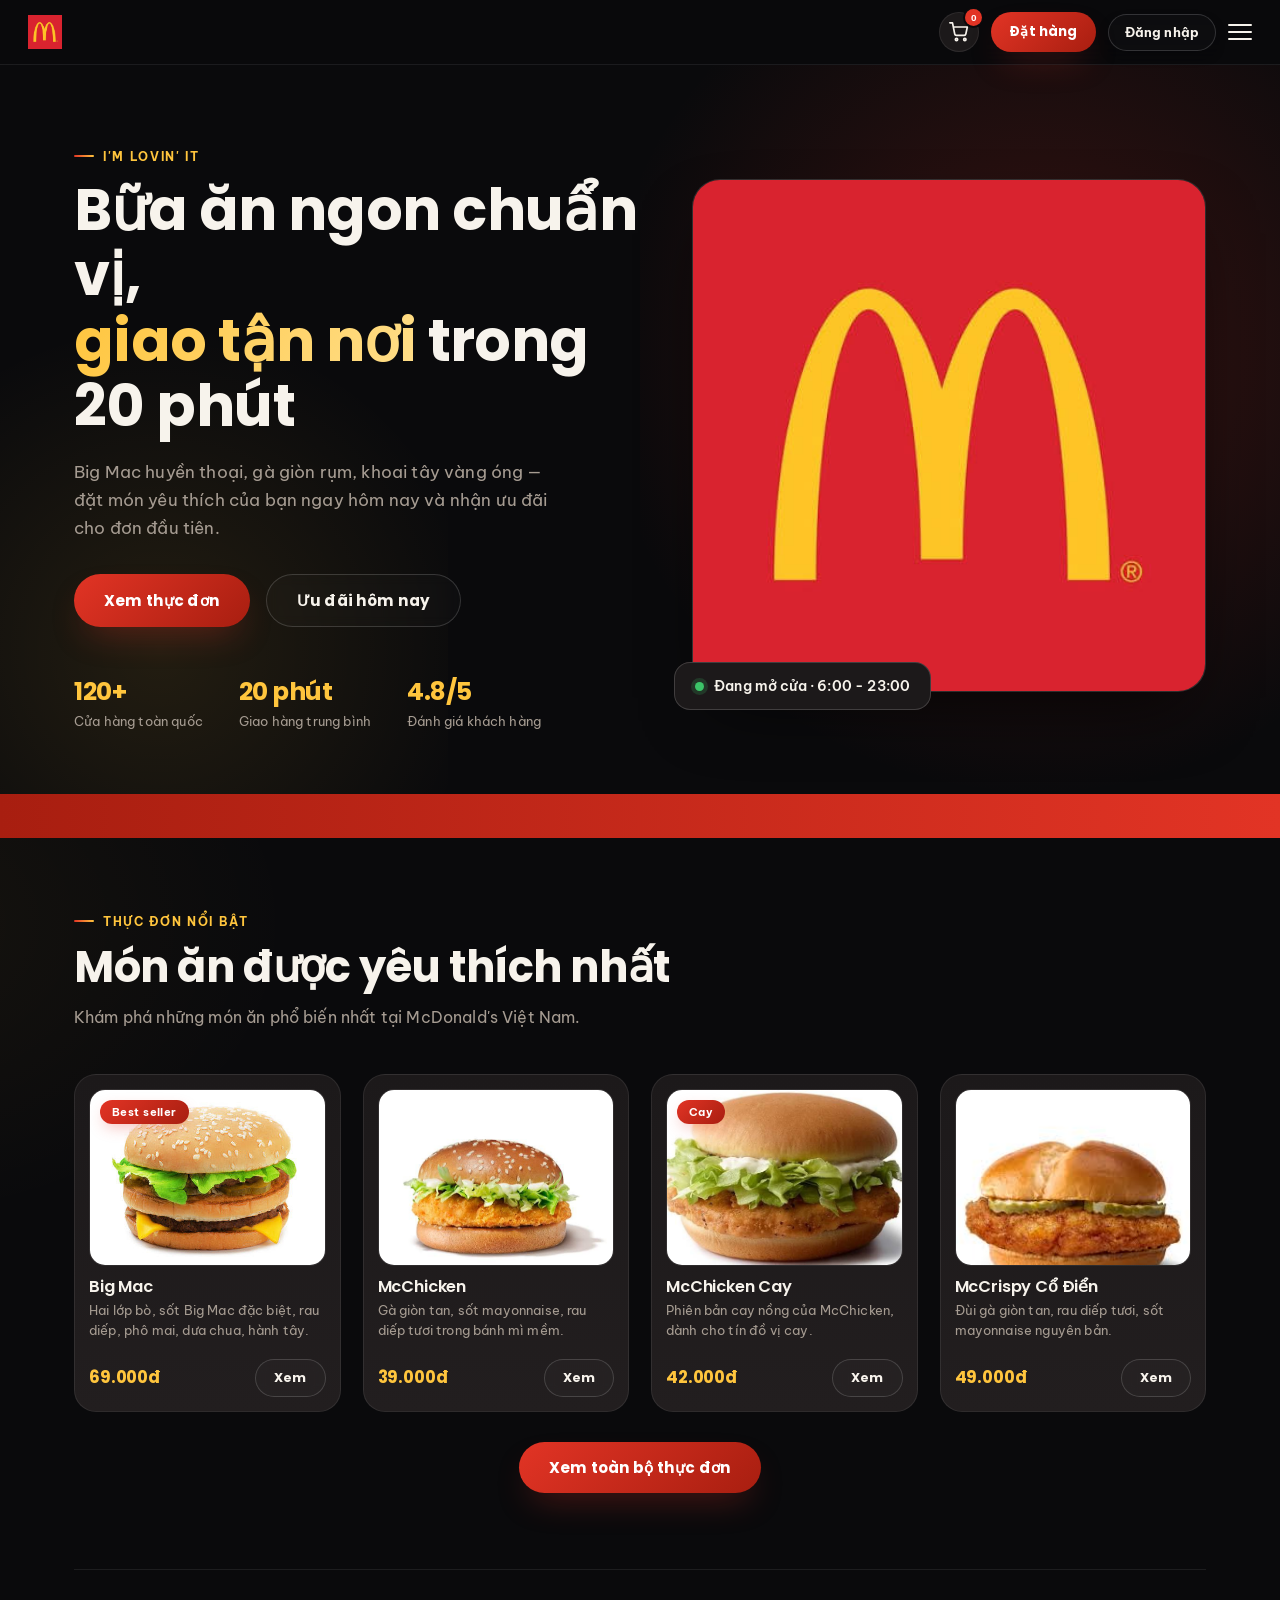
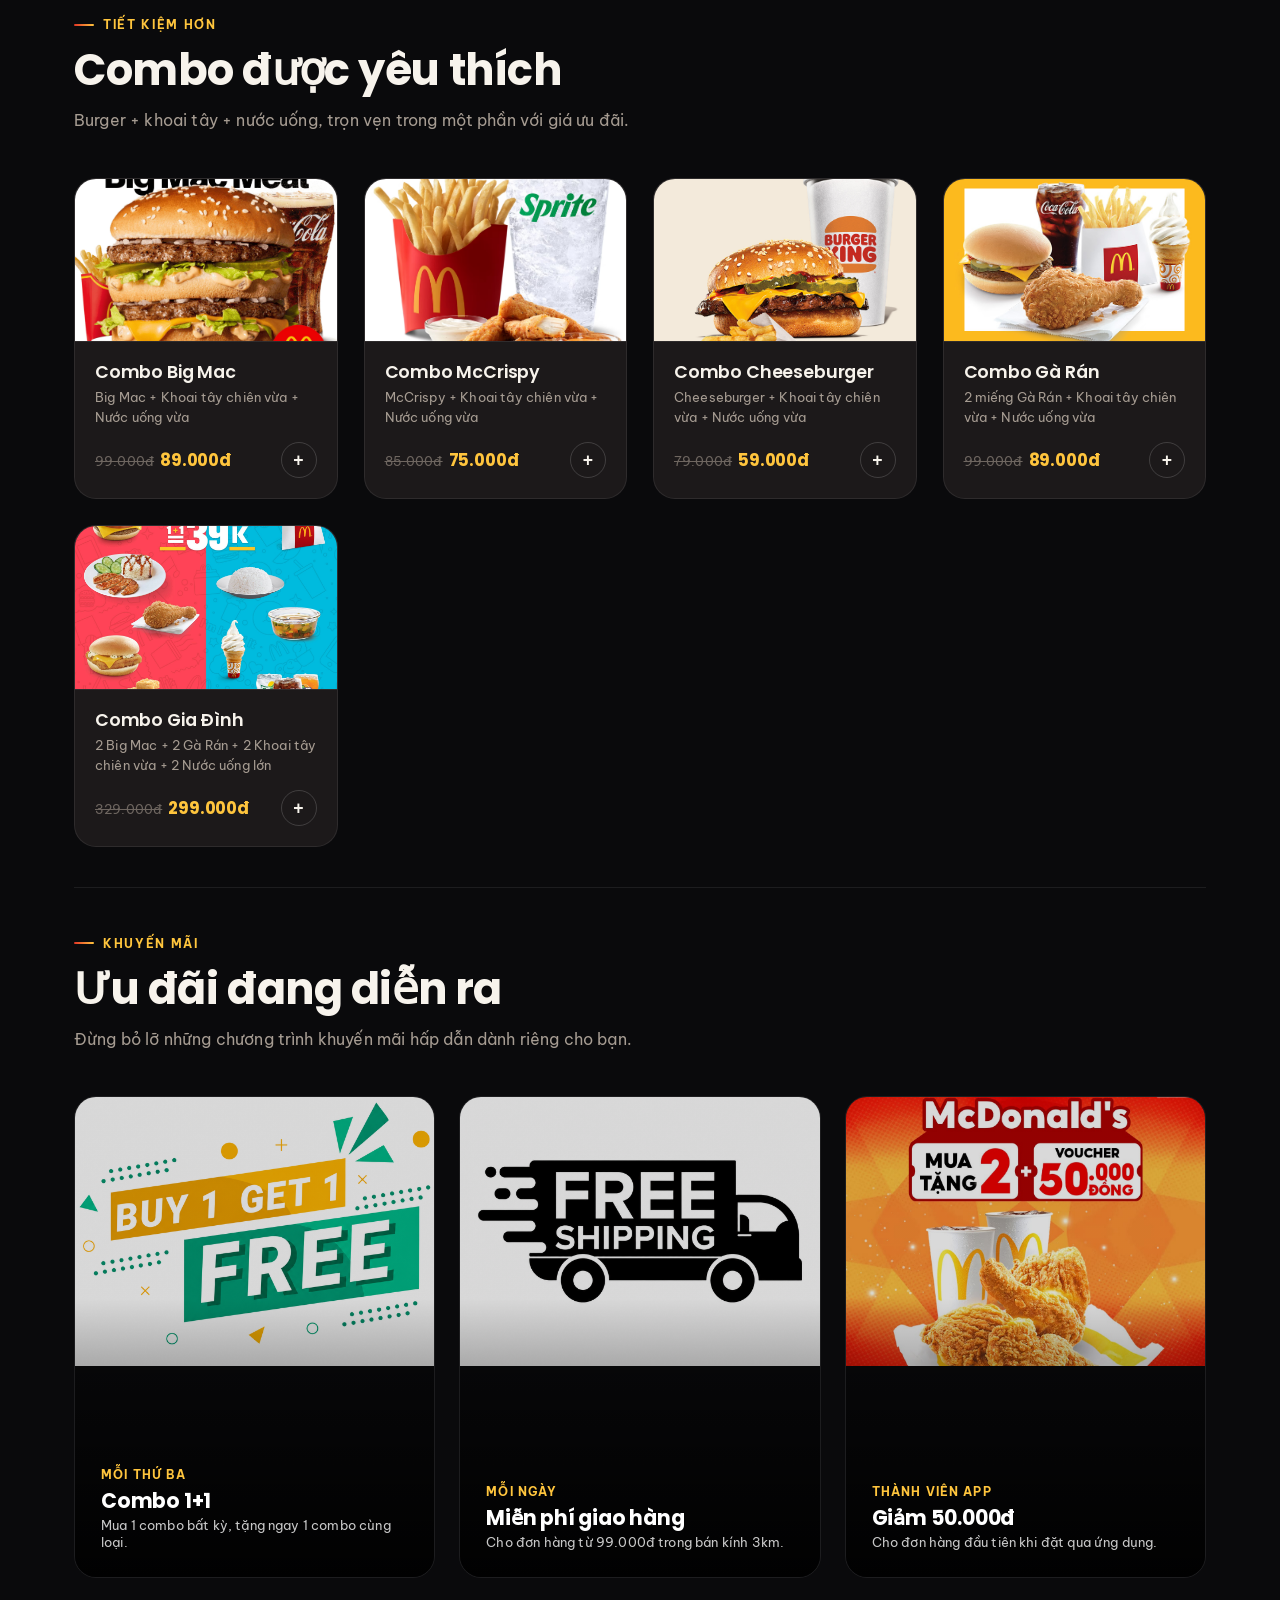
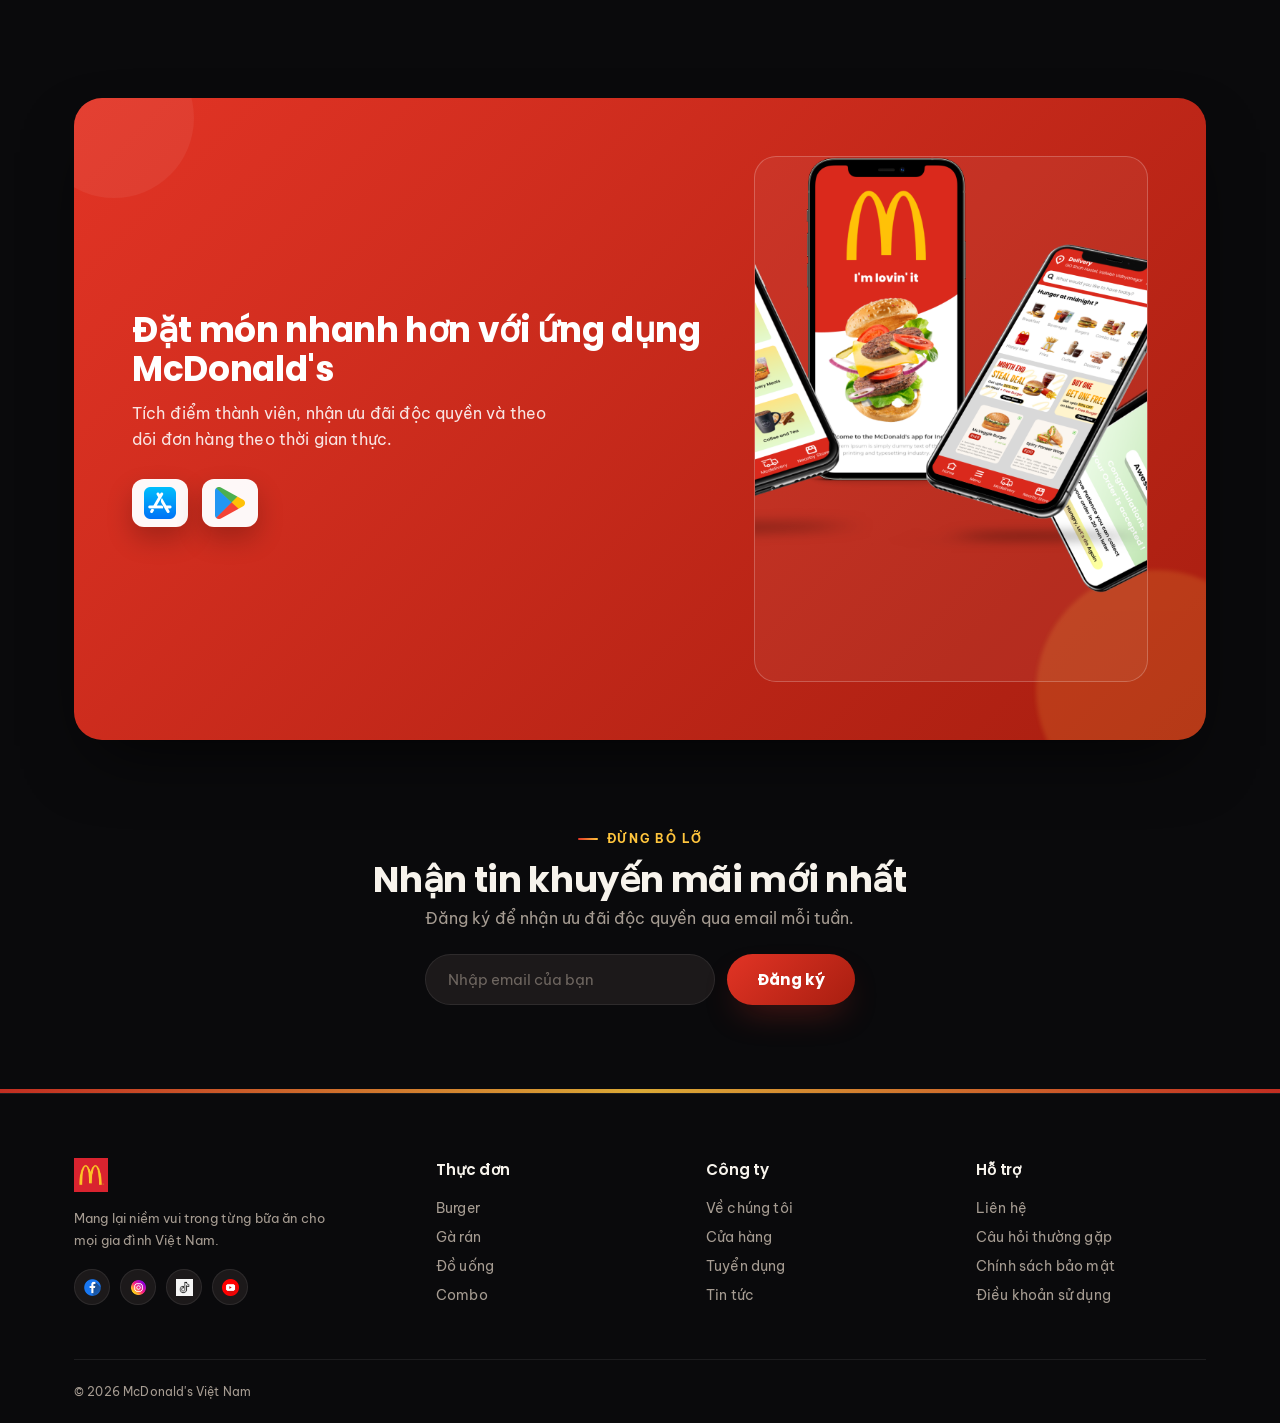
<file: index.html>
<!DOCTYPE html>
<html lang="vi">
<head>
<meta name="viewport" content="width=device-width, initial-scale=1.0">
  <meta charset="UTF-8">
  <meta name="viewport" content="width=device-width, initial-scale=1.0">
  <title>McDonald's Việt Nam | I'm Lovin' It</title>
  <link rel="preconnect" href="https://fonts.googleapis.com">
  <link rel="preconnect" href="https://fonts.gstatic.com" crossorigin>
  <link href="https://fonts.googleapis.com/css2?family=Poppins:wght@500;600;700;800&family=Be+Vietnam+Pro:wght@400;500;600;700;800&display=swap" rel="stylesheet">
  <link rel="stylesheet" href="css/style.css">
</head>
<body>

<header>
  <div class="navbar">
    <a href="index.html" class="logo">
      <img src="images/logo/logo.png" alt="McDonald's" onerror="this.style.display='none'; this.nextElementSibling.style.display='inline-flex';">
      <span class="logo-fallback">McDonald's</span>
    </a>
    <nav class="nav-links" id="navLinks">
      <a href="index.html" class="active">Trang chủ</a>
      <a href="menu.html">Thực đơn</a>
      <a href="combo.html">Combo</a>
      <a href="breakfast.html">Bữa sáng</a>
      <a href="dessert.html">Tráng miệng</a>
      <a href="deals.html">Khuyến mãi</a>
      <a href="about.html">Về chúng tôi</a>
      <a href="stores.html">Cửa hàng</a>
      <a href="contact.html">Liên hệ</a>
    </nav>
    <div class="nav-right">
      <!-- NÚT GIỎ HÀNG -->
      <button class="cart-btn" id="cartBtn" aria-label="Giỏ hàng">
        <svg class="cart-icon" viewBox="0 0 24 24" fill="none" stroke="currentColor" stroke-width="2" stroke-linecap="round" stroke-linejoin="round" width="20" height="20">
          <circle cx="9" cy="21" r="1.4"></circle>
          <circle cx="19" cy="21" r="1.4"></circle>
          <path d="M1 1h3.2l2.68 13.39a2 2 0 0 0 2 1.61h9.3a2 2 0 0 0 2-1.62L22 6H6"></path>
        </svg>
        <span class="cart-badge" id="cartBadge">0</span>
      </button>
      <a href="menu.html" class="btn btn-primary">Đặt hàng</a>
      <a href="login.html" class="auth-btn" id="loginHeaderBtn">Đăng nhập</a>
      <button class="burger" id="burgerBtn" aria-label="Mở menu"><span></span><span></span><span></span></button>
    </div>
  </div>
</header>

<section class="hero" id="top">
  <div class="hero-inner">
    <div>
      <span class="eyebrow">I'm Lovin' It</span>
      <h1>Bữa ăn ngon chuẩn vị,<br><span>giao tận nơi</span> trong 20 phút</h1>
      <p>Big Mac huyền thoại, gà giòn rụm, khoai tây vàng óng — đặt món yêu thích của bạn ngay hôm nay và nhận ưu đãi cho đơn đầu tiên.</p>
      <div class="hero-cta">
        <a href="menu.html" class="btn btn-primary">Xem thực đơn</a>
        <a href="deals.html" class="btn btn-secondary">Ưu đãi hôm nay</a>
      </div>
      <div class="hero-stats">
        <div><b>120+</b><span>Cửa hàng toàn quốc</span></div>
        <div><b>20 phút</b><span>Giao hàng trung bình</span></div>
        <div><b>4.8/5</b><span>Đánh giá khách hàng</span></div>
      </div>
    </div>
    <div class="hero-img-wrap">
      <div class="item-img"><img src="images/hero/hero-bigmac.png" alt="Big Mac" onerror="this.style.display='none'"></div>
      <div class="hero-badge"><span class="dot"></span> Đang mở cửa · 6:00 - 23:00</div>
    </div>
  </div>
</section>

<div class="ticker stripes">
  <div class="ticker-track">
    <span>COMBO 1+1 mỗi thứ Ba hàng tuần</span>
    <span>Miễn phí giao hàng cho đơn từ 99.000đ</span>
    <span>Tải app nhận ngay ưu đãi 50.000đ</span>
    <span>Phục vụ Bữa Sáng từ 6:00 - 10:30</span>
    <span>COMBO 1+1 mỗi thứ Ba hàng tuần</span>
    <span>Miễn phí giao hàng cho đơn từ 99.000đ</span>
  </div>
</div>

<main class="container">

  <section class="menu-section" id="featured">
    <div class="section-head">
      <span class="eyebrow">Thực đơn nổi bật</span>
      <h2>Món ăn được yêu thích nhất</h2>
      <p>Khám phá những món ăn phổ biến nhất tại McDonald's Việt Nam.</p>
    </div>
    <div class="menu-grid">
      <div class="item-card">
        <div class="item-img"><span class="tag">Best seller</span><img src="images/menu/burger/big-mac.jpg" alt="Big Mac" onerror="this.src='https://via.placeholder.com/300x200/DA291C/FFFFFF?text=Big+Mac'"></div>
        <div class="item-info"><h4>Big Mac</h4><p>Hai lớp bò, sốt Big Mac đặc biệt, rau diếp, phô mai, dưa chua, hành tây.</p></div>
        <div class="item-foot"><span class="price">69.000đ</span><a href="product-detail.html?id=1" class="btn btn-secondary btn-small">Xem</a></div>
      </div>
      <div class="item-card">
        <div class="item-img"><img src="images/menu/burger/mcchicken.jpg" alt="McChicken" onerror="this.src='https://via.placeholder.com/300x200/DA291C/FFFFFF?text=McChicken'"></div>
        <div class="item-info"><h4>McChicken</h4><p>Gà giòn tan, sốt mayonnaise, rau diếp tươi trong bánh mì mềm.</p></div>
        <div class="item-foot"><span class="price">39.000đ</span><a href="product-detail.html?id=2" class="btn btn-secondary btn-small">Xem</a></div>
      </div>
      <div class="item-card">
        <div class="item-img"><span class="tag">Cay</span><img src="images/menu/burger/mcchicken-cay.jpg" alt="McChicken Cay" onerror="this.src='https://via.placeholder.com/300x200/DA291C/FFFFFF?text=McChicken+Cay'"></div>
        <div class="item-info"><h4>McChicken Cay</h4><p>Phiên bản cay nồng của McChicken, dành cho tín đồ vị cay.</p></div>
        <div class="item-foot"><span class="price">42.000đ</span><a href="product-detail.html?id=3" class="btn btn-secondary btn-small">Xem</a></div>
      </div>
      <div class="item-card">
        <div class="item-img"><img src="images/menu/ga-ran/mccrispy-co-dien.jpg" alt="McCrispy" onerror="this.src='https://via.placeholder.com/300x200/DA291C/FFFFFF?text=McCrispy'"></div>
        <div class="item-info"><h4>McCrispy Cổ Điển</h4><p>Đùi gà giòn tan, rau diếp tươi, sốt mayonnaise nguyên bản.</p></div>
        <div class="item-foot"><span class="price">49.000đ</span><a href="product-detail.html?id=4" class="btn btn-secondary btn-small">Xem</a></div>
      </div>
    </div>
    <div style="text-align:center; margin-top:30px;">
      <a href="menu.html" class="btn btn-primary">Xem toàn bộ thực đơn</a>
    </div>
  </section>

  <section class="combo-section" style="background:transparent; padding:40px 0;">
    <div class="section-head"><span class="eyebrow">Tiết kiệm hơn</span><h2>Combo được yêu thích</h2><p>Burger + khoai tây + nước uống, trọn vẹn trong một phần với giá ưu đãi.</p></div>
    <div class="combo-grid">
      <div class="combo-card"><div class="item-img"><img src="images/combo/combo_big_mac.webp" alt="Combo Big Mac" onerror="this.src='https://via.placeholder.com/300x200/DA291C/FFFFFF?text=Combo+Big+Mac'"></div><div class="combo-body"><h4>Combo Big Mac</h4><p>Big Mac + Khoai tây chiên vừa + Nước uống vừa</p><div class="combo-foot"><span><span class="old-price">99.000đ</span><span class="price">89.000đ</span></span><button class="add-btn">+</button></div></div></div>
      <div class="combo-card"><div class="item-img"><img src="images/combo/combo_mccrispy.avif" alt="Combo McCrispy" onerror="this.src='https://via.placeholder.com/300x200/DA291C/FFFFFF?text=Combo+McCrispy'"></div><div class="combo-body"><h4>Combo McCrispy</h4><p>McCrispy + Khoai tây chiên vừa + Nước uống vừa</p><div class="combo-foot"><span><span class="old-price">85.000đ</span><span class="price">75.000đ</span></span><button class="add-btn">+</button></div></div></div>
      <div class="combo-card"><div class="item-img"><img src="images/combo/combo_cheeseburger.jpg" alt="Combo Cheeseburger" onerror="this.src='https://via.placeholder.com/300x200/DA291C/FFFFFF?text=Combo+Cheeseburger'"></div><div class="combo-body"><h4>Combo Cheeseburger</h4><p>Cheeseburger + Khoai tây chiên vừa + Nước uống vừa</p><div class="combo-foot"><span><span class="old-price">79.000đ</span><span class="price">59.000đ</span></span><button class="add-btn">+</button></div></div></div>
      <div class="combo-card"><div class="item-img"><img src="images/combo/combo_garan.jpg" alt="Combo Gà Rán" onerror="this.src='https://via.placeholder.com/300x200/DA291C/FFFFFF?text=Combo+G%C3%A0+R%C3%A1n'"></div><div class="combo-body"><h4>Combo Gà Rán</h4><p>2 miếng Gà Rán + Khoai tây chiên vừa + Nước uống vừa</p><div class="combo-foot"><span><span class="old-price">99.000đ</span><span class="price">89.000đ</span></span><button class="add-btn">+</button></div></div></div>
      <div class="combo-card"><div class="item-img"><img src="images/combo/combo_giadinh.jpg" alt="Combo Gia Đình" onerror="this.src='https://via.placeholder.com/300x200/DA291C/FFFFFF?text=Combo+Gia+%C4%90%C3%ACnh'"></div><div class="combo-body"><h4>Combo Gia Đình</h4><p>2 Big Mac + 2 Gà Rán + 2 Khoai tây chiên vừa + 2 Nước uống lớn</p><div class="combo-foot"><span><span class="old-price">329.000đ</span><span class="price">299.000đ</span></span><button class="add-btn">+</button></div></div></div>
    </div>
  </section>

  <section class="promo-section" style="padding:40px 0;">
    <div class="section-head"><span class="eyebrow">Khuyến mãi</span><h2>Ưu đãi đang diễn ra</h2><p>Đừng bỏ lỡ những chương trình khuyến mãi hấp dẫn dành riêng cho bạn.</p></div>
    <div class="promo-grid">
      <div class="promo-card"><div class="item-img"><img src="images/promo/promo1.png" alt="Combo 1+1" onerror="this.src='https://via.placeholder.com/400x500/DA291C/FFFFFF?text=Combo+1%2B1'"></div><div class="promo-overlay"><span>Mỗi thứ Ba</span><h4>Combo 1+1</h4><p>Mua 1 combo bất kỳ, tặng ngay 1 combo cùng loại.</p></div></div>
      <div class="promo-card"><div class="item-img"><img src="images/promo/promo2.jpg" alt="Miễn phí giao hàng" onerror="this.src='https://via.placeholder.com/400x500/DA291C/FFFFFF?text=Mi%E1%BB%85n+ph%C3%AD+giao+h%C3%A0ng'"></div><div class="promo-overlay"><span>Mỗi ngày</span><h4>Miễn phí giao hàng</h4><p>Cho đơn hàng từ 99.000đ trong bán kính 3km.</p></div></div>
      <div class="promo-card"><div class="item-img"><img src="images/promo/promo3.jpg" alt="Ưu đãi thành viên app" onerror="this.src='https://via.placeholder.com/400x500/DA291C/FFFFFF?text=Gi%E1%BA%A3m+50.000%C4%91'"></div><div class="promo-overlay"><span>Thành viên app</span><h4>Giảm 50.000đ</h4><p>Cho đơn hàng đầu tiên khi đặt qua ứng dụng.</p></div></div>
    </div>
  </section>

</main>

<section class="app-section" style="padding:80px 0 0;">
  <div class="app-inner">
    <div>
      <h2>Đặt món nhanh hơn với ứng dụng McDonald's</h2>
      <p>Tích điểm thành viên, nhận ưu đãi độc quyền và theo dõi đơn hàng theo thời gian thực.</p>
      <div class="app-badges">
        <a href="https://apps.apple.com/vn/app/mcdonalds/id1217507712?l=vi" target="_blank" rel="noopener noreferrer">
          <img src="images/icons/app-store.png" alt="Tải trên App Store" onerror="this.src='https://via.placeholder.com/135x42/333/FFF?text=App+Store'">
        </a>
        <a href="https://play.google.com/store/apps/details?id=com.mcdonalds.mobileapp&hl=vi&pli=1" target="_blank" rel="noopener noreferrer">
          <img src="images/icons/google-play.png" alt="Tải trên Google Play" onerror="this.src='https://via.placeholder.com/135x42/333/FFF?text=Google+Play'">
        </a>
      </div>
    </div>
    <div class="app-img"><div class="item-img" style="background:rgba(255,255,255,.05);"><img src="images/app/app_mockup.png" alt="Giao diện ứng dụng" onerror="this.style.display='none'"></div></div>
  </div>
</section>

<section class="news-section">
  <div class="container">
    <span class="eyebrow">Đừng bỏ lỡ</span>
    <h2 style="font-size:clamp(1.6rem,3vw,2.2rem);">Nhận tin khuyến mãi mới nhất</h2>
    <p style="color:var(--text-soft);margin-top:8px;">Đăng ký để nhận ưu đãi độc quyền qua email mỗi tuần.</p>
    <form class="news-form" onsubmit="event.preventDefault(); this.querySelector('button').textContent='Đã đăng ký';">
      <input type="email" placeholder="Nhập email của bạn" required>
      <button type="submit" class="btn btn-primary">Đăng ký</button>
    </form>
  </div>
</section>

<div class="stripe-divider stripes"></div>

<footer>
  <div class="container">
    <div class="footer-grid">
      <div>
        <div class="footer-logo"><img src="images/logo/logo.png" alt="McDonald's" onerror="this.style.display='none'"></div>
        <p class="footer-p">Mang lại niềm vui trong từng bữa ăn cho mọi gia đình Việt Nam.</p>
        <div class="social-row">
          <a href="https://www.facebook.com/McDonalds/" target="_blank" rel="noopener noreferrer"><img src="images/icons/facebook.png" alt="Facebook" onerror="this.style.opacity='0.2'"></a>
          <a href="https://www.instagram.com/mcdonalds/" target="_blank" rel="noopener noreferrer"><img src="images/icons/instagram.png" alt="Instagram" onerror="this.style.opacity='0.2'"></a>
          <a href="https://www.tiktok.com/@mcdonalds" target="_blank" rel="noopener noreferrer"><img src="images/icons/tiktok.png" alt="TikTok" onerror="this.style.opacity='0.2'"></a>
          <a href="https://www.youtube.com/@McDonalds" target="_blank" rel="noopener noreferrer"><img src="images/icons/youtube.png" alt="YouTube" onerror="this.style.opacity='0.2'"></a>
        </div>
      </div>
      <div><h5>Thực đơn</h5><ul><li><a href="menu.html#burger">Burger</a></li><li><a href="menu.html#ga">Gà rán</a></li><li><a href="menu.html#drinks">Đồ uống</a></li><li><a href="combo.html">Combo</a></li></ul></div>
      <div><h5>Công ty</h5><ul><li><a href="about.html">Về chúng tôi</a></li><li><a href="stores.html">Cửa hàng</a></li><li><a href="#">Tuyển dụng</a></li><li><a href="#">Tin tức</a></li></ul></div>
      <div><h5>Hỗ trợ</h5><ul><li><a href="contact.html">Liên hệ</a></li><li><a href="#">Câu hỏi thường gặp</a></li><li><a href="#">Chính sách bảo mật</a></li><li><a href="#">Điều khoản sử dụng</a></li></ul></div>
    </div>
    <div class="footer-bottom"><span>© 2026 McDonald's Việt Nam</span></div>
  </div>
</footer>

<!-- NÚT GIỎ HÀNG NỔI (FLOAT) -->
<a href="cart.html" class="float-cart" id="floatCart" aria-label="Giỏ hàng">
  <svg viewBox="0 0 24 24" fill="none" stroke="#fff" stroke-width="2" stroke-linecap="round" stroke-linejoin="round" width="24" height="24">
    <circle cx="9" cy="21" r="1.4"></circle>
    <circle cx="19" cy="21" r="1.4"></circle>
    <path d="M1 1h3.2l2.68 13.39a2 2 0 0 0 2 1.61h9.3a2 2 0 0 0 2-1.62L22 6H6"></path>
  </svg>
</a>

<script src="js/main.js"></script>

</body>
</html>
</file>
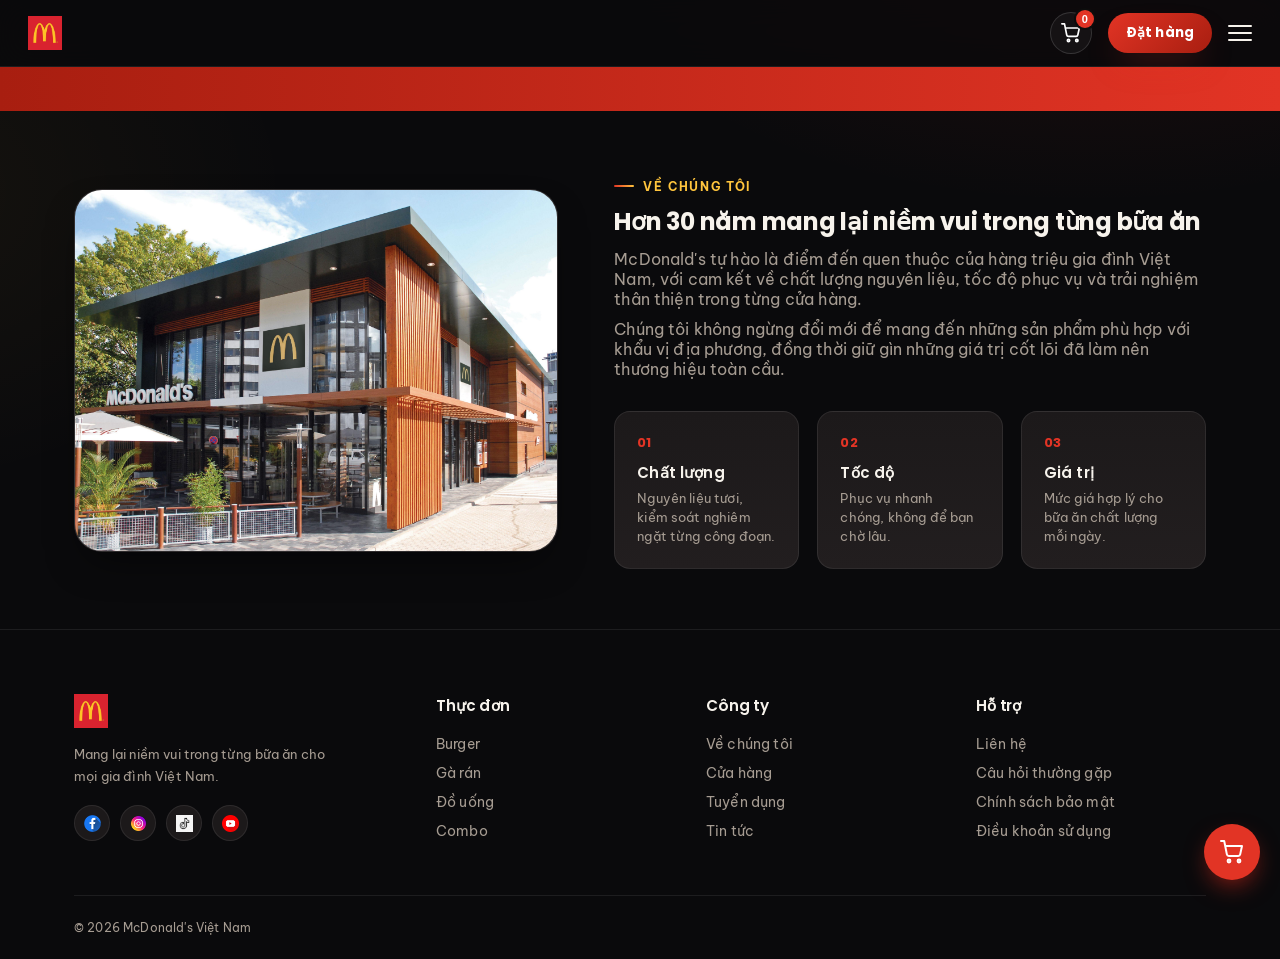
<file: about.html>
<!DOCTYPE html>
<html lang="vi">
<head>
<meta name="viewport" content="width=device-width, initial-scale=1.0">
  <meta charset="UTF-8">
  <meta name="viewport" content="width=device-width, initial-scale=1.0">
  <title>Về chúng tôi - McDonald's</title>
  <link rel="preconnect" href="https://fonts.googleapis.com">
  <link rel="preconnect" href="https://fonts.gstatic.com" crossorigin>
  <link href="https://fonts.googleapis.com/css2?family=Poppins:wght@500;600;700;800&family=Be+Vietnam+Pro:wght@400;500;600;700;800&display=swap" rel="stylesheet">
  <link rel="stylesheet" href="css/style.css">
  <style>
    /* ===== Nút giỏ hàng trên header ===== */
    .nav-right {
      display: flex;
      align-items: center;
      gap: 16px;
    }
    .cart-btn {
      position: relative;
      display: inline-flex;
      align-items: center;
      justify-content: center;
      width: 42px;
      height: 42px;
      padding: 0;
      border-radius: 50%;
      border: 1px solid rgba(255,255,255,0.14);
      background: rgba(255,255,255,0.04);
      color: #fff;
      cursor: pointer;
      pointer-events: auto;
      transition: background 0.2s ease, border-color 0.2s ease, transform 0.15s ease;
    }
    .cart-btn:hover {
      border-color: var(--yellow);
      background: rgba(255,199,44,0.12);
      transform: translateY(-1px);
    }
    .cart-btn:active {
      transform: translateY(0);
    }
    .cart-btn .cart-icon {
      width: 20px;
      height: 20px;
      pointer-events: none;
    }
    .cart-btn .cart-badge {
      position: absolute;
      top: -3px;
      right: -3px;
      min-width: 18px;
      height: 18px;
      padding: 0 4px;
      border-radius: 999px;
      background: var(--red);
      color: #fff;
      font-size: 11px;
      font-weight: 700;
      line-height: 18px;
      text-align: center;
      box-shadow: 0 0 0 2px #0d0d0d;
      pointer-events: none;
    }
  </style>
</head>
<body>

<header>
  <div class="navbar">
    <a href="index.html" class="logo"><img src="images/logo/logo.png" alt="McDonald's" onerror="this.style.display='none'; this.nextElementSibling.style.display='inline-flex';"><span class="logo-fallback">McDonald's</span></a>
    <nav class="nav-links" id="navLinks">
      <a href="index.html">Trang chủ</a>
      <a href="menu.html">Thực đơn</a>
      <a href="combo.html">Combo</a>
      <a href="breakfast.html">Bữa sáng</a>
      <a href="dessert.html">Tráng miệng</a>
      <a href="deals.html">Khuyến mãi</a>
      <a href="about.html" class="active">Về chúng tôi</a>
      <a href="stores.html">Cửa hàng</a>
      <a href="contact.html">Liên hệ</a>
    </nav>
    <div class="nav-right">
      <!-- NÚT GIỎ HÀNG -->
      <button class="cart-btn" id="cartBtn" aria-label="Giỏ hàng">
        <svg class="cart-icon" viewBox="0 0 24 24" fill="none" stroke="currentColor" stroke-width="2" stroke-linecap="round" stroke-linejoin="round">
          <circle cx="9" cy="21" r="1.4"></circle>
          <circle cx="19" cy="21" r="1.4"></circle>
          <path d="M1 1h3.2l2.68 13.39a2 2 0 0 0 2 1.61h9.3a2 2 0 0 0 2-1.62L22 6H6"></path>
        </svg>
        <span class="cart-badge" id="cartBadge">0</span>
      </button>
      <a href="menu.html" class="btn btn-primary">Đặt hàng</a>
      <button class="burger" id="burgerBtn"><span></span><span></span><span></span></button>
    </div>
  </div>
</header>

<div class="ticker stripes">
  <div class="ticker-track"><span>COMBO 1+1 mỗi thứ Ba hàng tuần</span><span>Miễn phí giao hàng cho đơn từ 99.000đ</span><span>Tải app nhận ngay ưu đãi 50.000đ</span><span>Phục vụ Bữa Sáng từ 6:00 - 10:30</span><span>COMBO 1+1 mỗi thứ Ba hàng tuần</span><span>Miễn phí giao hàng cho đơn từ 99.000đ</span></div>
</div>

<main class="container">
  <section class="about-section" style="padding:60px 0;">
    <div class="about-inner">
      <div class="item-img"><img src="images/about/about_store.jpg" alt="Cửa hàng McDonald's" onerror="this.src='https://via.placeholder.com/600x450/DA291C/FFFFFF?text=McDonald%27s'"></div>
      <div>
        <span class="eyebrow">Về chúng tôi</span>
        <h2>Hơn 30 năm mang lại niềm vui trong từng bữa ăn</h2>
        <p style="color:var(--text-soft);margin-top:14px;">McDonald's tự hào là điểm đến quen thuộc của hàng triệu gia đình Việt Nam, với cam kết về chất lượng nguyên liệu, tốc độ phục vụ và trải nghiệm thân thiện trong từng cửa hàng.</p>
        <p style="color:var(--text-soft);margin-top:10px;">Chúng tôi không ngừng đổi mới để mang đến những sản phẩm phù hợp với khẩu vị địa phương, đồng thời giữ gìn những giá trị cốt lõi đã làm nên thương hiệu toàn cầu.</p>
        <div class="values">
          <div class="value-card"><span class="num">01</span><h5>Chất lượng</h5><p>Nguyên liệu tươi, kiểm soát nghiêm ngặt từng công đoạn.</p></div>
          <div class="value-card"><span class="num">02</span><h5>Tốc độ</h5><p>Phục vụ nhanh chóng, không để bạn chờ lâu.</p></div>
          <div class="value-card"><span class="num">03</span><h5>Giá trị</h5><p>Mức giá hợp lý cho bữa ăn chất lượng mỗi ngày.</p></div>
        </div>
      </div>
    </div>
  </section>
</main>

<footer>
  <div class="container">
    <div class="footer-grid">
      <div>
        <div class="footer-logo"><img src="images/logo/logo.png" alt="McDonald's" onerror="this.style.display='none'"></div>
        <p class="footer-p">Mang lại niềm vui trong từng bữa ăn cho mọi gia đình Việt Nam.</p>
        <div class="social-row">
          <a href="https://www.facebook.com/McDonalds/" target="_blank" rel="noopener noreferrer"><img src="images/icons/facebook.png" alt="Facebook" onerror="this.style.opacity='0.2'"></a>
          <a href="https://www.instagram.com/mcdonalds/" target="_blank" rel="noopener noreferrer"><img src="images/icons/instagram.png" alt="Instagram" onerror="this.style.opacity='0.2'"></a>
          <a href="https://www.tiktok.com/@mcdonalds" target="_blank" rel="noopener noreferrer"><img src="images/icons/tiktok.png" alt="TikTok" onerror="this.style.opacity='0.2'"></a>
          <a href="https://www.youtube.com/@McDonalds" target="_blank" rel="noopener noreferrer"><img src="images/icons/youtube.png" alt="YouTube" onerror="this.style.opacity='0.2'"></a>
        </div>
      </div>
      <div><h5>Thực đơn</h5><ul><li><a href="menu.html#burger">Burger</a></li><li><a href="menu.html#ga">Gà rán</a></li><li><a href="menu.html#drinks">Đồ uống</a></li><li><a href="combo.html">Combo</a></li></ul></div>
      <div><h5>Công ty</h5><ul><li><a href="about.html">Về chúng tôi</a></li><li><a href="stores.html">Cửa hàng</a></li><li><a href="#">Tuyển dụng</a></li><li><a href="#">Tin tức</a></li></ul></div>
      <div><h5>Hỗ trợ</h5><ul><li><a href="contact.html">Liên hệ</a></li><li><a href="#">Câu hỏi thường gặp</a></li><li><a href="#">Chính sách bảo mật</a></li><li><a href="#">Điều khoản sử dụng</a></li></ul></div>
    </div>
    <div class="footer-bottom"><span>© 2026 McDonald's Việt Nam</span></div>
  </div>
</footer>

<!-- NÚT GIỎ HÀNG NỔI (FLOAT) -->
<a href="cart.html" class="float-cart" id="floatCart" style="z-index:120; background:var(--red); width:56px; height:56px; border-radius:50%; display:flex; align-items:center; justify-content:center; box-shadow:0 10px 24px -6px rgba(218,41,28,.65); position:fixed; bottom:20px; right:20px; text-decoration:none;">
  <svg viewBox="0 0 24 24" fill="none" stroke="#fff" stroke-width="2" stroke-linecap="round" stroke-linejoin="round" style="width:24px;height:24px;pointer-events:none;">
    <circle cx="9" cy="21" r="1.4"></circle>
    <circle cx="19" cy="21" r="1.4"></circle>
    <path d="M1 1h3.2l2.68 13.39a2 2 0 0 0 2 1.61h9.3a2 2 0 0 0 2-1.62L22 6H6"></path>
  </svg>
</a>

<script src="js/main.js"></script>
</body>
</html>
</file>
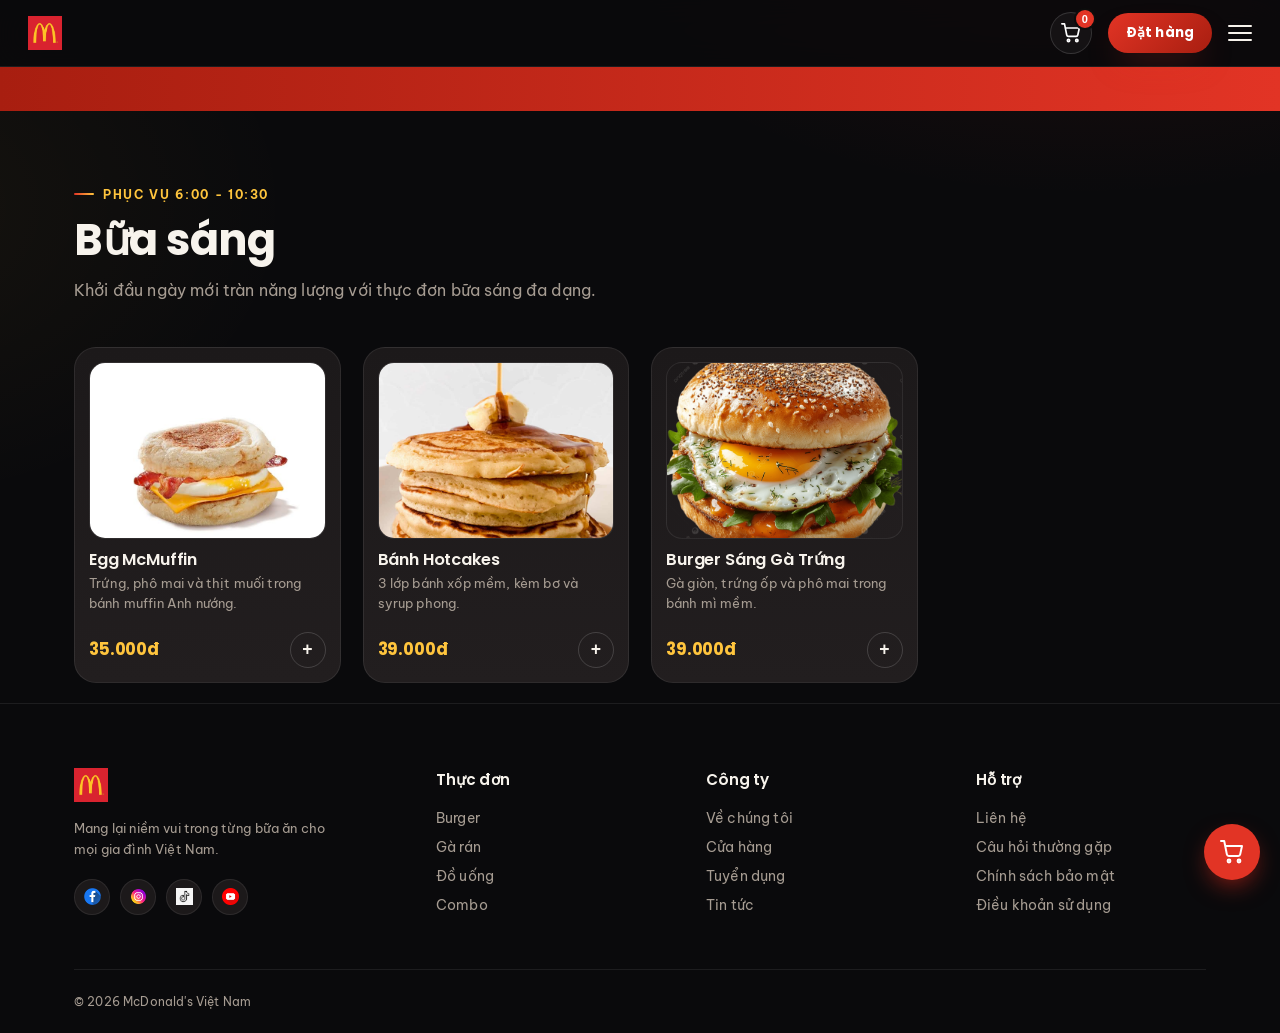
<file: breakfast.html>
<!DOCTYPE html>
<html lang="vi">
<head>
<meta name="viewport" content="width=device-width, initial-scale=1.0">
  <meta charset="UTF-8">
  <meta name="viewport" content="width=device-width, initial-scale=1.0">
  <title>Bữa sáng - McDonald's</title>
  <link rel="preconnect" href="https://fonts.googleapis.com">
  <link rel="preconnect" href="https://fonts.gstatic.com" crossorigin>
  <link href="https://fonts.googleapis.com/css2?family=Poppins:wght@500;600;700;800&family=Be+Vietnam+Pro:wght@400;500;600;700;800&display=swap" rel="stylesheet">
  <link rel="stylesheet" href="css/style.css">
  <style>
    /* ===== Nút giỏ hàng trên header ===== */
    .nav-right {
      display: flex;
      align-items: center;
      gap: 16px;
    }
    .cart-btn {
      position: relative;
      display: inline-flex;
      align-items: center;
      justify-content: center;
      width: 42px;
      height: 42px;
      padding: 0;
      border-radius: 50%;
      border: 1px solid rgba(255,255,255,0.14);
      background: rgba(255,255,255,0.04);
      color: #fff;
      cursor: pointer;
      pointer-events: auto;
      transition: background 0.2s ease, border-color 0.2s ease, transform 0.15s ease;
    }
    .cart-btn:hover {
      border-color: var(--yellow);
      background: rgba(255,199,44,0.12);
      transform: translateY(-1px);
    }
    .cart-btn:active {
      transform: translateY(0);
    }
    .cart-btn .cart-icon {
      width: 20px;
      height: 20px;
      pointer-events: none;
    }
    .cart-btn .cart-badge {
      position: absolute;
      top: -3px;
      right: -3px;
      min-width: 18px;
      height: 18px;
      padding: 0 4px;
      border-radius: 999px;
      background: var(--red);
      color: #fff;
      font-size: 11px;
      font-weight: 700;
      line-height: 18px;
      text-align: center;
      box-shadow: 0 0 0 2px #0d0d0d;
      pointer-events: none;
    }
  </style>
</head>
<body>

<header>
  <div class="navbar">
    <a href="index.html" class="logo">
      <img src="images/logo/logo.png" alt="McDonald's" onerror="this.style.display='none'; this.nextElementSibling.style.display='inline-flex';">
      <span class="logo-fallback">McDonald's</span>
    </a>
    <nav class="nav-links" id="navLinks">
      <a href="index.html">Trang chủ</a>
      <a href="menu.html">Thực đơn</a>
      <a href="combo.html">Combo</a>
      <a href="breakfast.html" class="active">Bữa sáng</a>
      <a href="dessert.html">Tráng miệng</a>
      <a href="deals.html">Khuyến mãi</a>
      <a href="about.html">Về chúng tôi</a>
      <a href="stores.html">Cửa hàng</a>
      <a href="contact.html">Liên hệ</a>
    </nav>
    <div class="nav-right">
      <!-- NÚT GIỎ HÀNG -->
      <button class="cart-btn" id="cartBtn" aria-label="Giỏ hàng">
        <svg class="cart-icon" viewBox="0 0 24 24" fill="none" stroke="currentColor" stroke-width="2" stroke-linecap="round" stroke-linejoin="round">
          <circle cx="9" cy="21" r="1.4"></circle>
          <circle cx="19" cy="21" r="1.4"></circle>
          <path d="M1 1h3.2l2.68 13.39a2 2 0 0 0 2 1.61h9.3a2 2 0 0 0 2-1.62L22 6H6"></path>
        </svg>
        <span class="cart-badge" id="cartBadge">0</span>
      </button>
        <a href="menu.html" class="btn btn-primary">Đặt hàng</a>
      <button class="burger" id="burgerBtn" aria-label="Mở menu">
        <span></span><span></span><span></span>
      </button>
    </div>
  </div>
</header>

<div class="ticker stripes">
  <div class="ticker-track">
    <span>COMBO 1+1 mỗi thứ Ba hàng tuần</span>
    <span>Miễn phí giao hàng cho đơn từ 99.000đ</span>
    <span>Tải app nhận ngay ưu đãi 50.000đ</span>
    <span>Phục vụ Bữa Sáng từ 6:00 - 10:30</span>
    <span>COMBO 1+1 mỗi thứ Ba hàng tuần</span>
    <span>Miễn phí giao hàng cho đơn từ 99.000đ</span>
  </div>
</div>

<main class="container">
  <section class="menu-section">
    <div class="section-head">
      <span class="eyebrow">Phục vụ 6:00 - 10:30</span>
      <h2>Bữa sáng</h2>
      <p>Khởi đầu ngày mới tràn năng lượng với thực đơn bữa sáng đa dạng.</p>
    </div>
    <div class="menu-grid">
      <div class="item-card">
        <div class="item-img">
          <img src="images/breakfast/egg_mcmuffin.jpg" alt="Egg McMuffin" onerror="this.src='https://via.placeholder.com/300x200/DA291C/FFFFFF?text=Egg+McMuffin'">
        </div>
        <div class="item-info">
          <h4>Egg McMuffin</h4>
          <p>Trứng, phô mai và thịt muối trong bánh muffin Anh nướng.</p>
        </div>
        <div class="item-foot">
          <span class="price">35.000đ</span>
          <button class="add-btn">+</button>
        </div>
      </div>

      <div class="item-card">
        <div class="item-img">
          <img src="images/breakfast/hotcake.jpg" alt="Hotcakes" onerror="this.src='https://via.placeholder.com/300x200/DA291C/FFFFFF?text=Hotcakes'">
        </div>
        <div class="item-info">
          <h4>Bánh Hotcakes</h4>
          <p>3 lớp bánh xốp mềm, kèm bơ và syrup phong.</p>
        </div>
        <div class="item-foot">
          <span class="price">39.000đ</span>
          <button class="add-btn">+</button>
        </div>
      </div>

      <div class="item-card">
        <div class="item-img">
          <img src="images/breakfast/burger.png" alt="Burger Sáng Gà Trứng" onerror="this.src='https://via.placeholder.com/300x200/DA291C/FFFFFF?text=Burger+S%C3%A1ng+G%C3%A0+Tr%E1%BB%A9ng'">
        </div>
        <div class="item-info">
          <h4>Burger Sáng Gà Trứng</h4>
          <p>Gà giòn, trứng ốp và phô mai trong bánh mì mềm.</p>
        </div>
        <div class="item-foot">
          <span class="price">39.000đ</span>
          <button class="add-btn">+</button>
        </div>
      </div>
    </div>
  </section>
</main>

<footer>
  <div class="container">
    <div class="footer-grid">
      <div>
        <div class="footer-logo"><img src="images/logo/logo.png" alt="McDonald's" onerror="this.style.display='none'"></div>
        <p class="footer-p">Mang lại niềm vui trong từng bữa ăn cho mọi gia đình Việt Nam.</p>
        <div class="social-row">
          <a href="https://www.facebook.com/McDonalds/" target="_blank" rel="noopener noreferrer"><img src="images/icons/facebook.png" alt="Facebook" onerror="this.style.opacity='0.2'"></a>
          <a href="https://www.instagram.com/mcdonalds/" target="_blank" rel="noopener noreferrer"><img src="images/icons/instagram.png" alt="Instagram" onerror="this.style.opacity='0.2'"></a>
          <a href="https://www.tiktok.com/@mcdonalds" target="_blank" rel="noopener noreferrer"><img src="images/icons/tiktok.png" alt="TikTok" onerror="this.style.opacity='0.2'"></a>
          <a href="https://www.youtube.com/@McDonalds" target="_blank" rel="noopener noreferrer"><img src="images/icons/youtube.png" alt="YouTube" onerror="this.style.opacity='0.2'"></a>
        </div>
      </div>
      <div>
        <h5>Thực đơn</h5>
        <ul>
          <li><a href="menu.html#burger">Burger</a></li>
          <li><a href="menu.html#ga">Gà rán</a></li>
          <li><a href="menu.html#drinks">Đồ uống</a></li>
          <li><a href="combo.html">Combo</a></li>
        </ul>
      </div>
      <div>
        <h5>Công ty</h5>
        <ul>
          <li><a href="about.html">Về chúng tôi</a></li>
          <li><a href="stores.html">Cửa hàng</a></li>
          <li><a href="#">Tuyển dụng</a></li>
          <li><a href="#">Tin tức</a></li>
        </ul>
      </div>
      <div>
        <h5>Hỗ trợ</h5>
        <ul>
          <li><a href="contact.html">Liên hệ</a></li>
          <li><a href="#">Câu hỏi thường gặp</a></li>
          <li><a href="#">Chính sách bảo mật</a></li>
          <li><a href="#">Điều khoản sử dụng</a></li>
        </ul>
      </div>
    </div>
    <div class="footer-bottom">
      <span>© 2026 McDonald's Việt Nam</span>
    </div>
  </div>
</footer>

<!-- NÚT GIỎ HÀNG NỔI (FLOAT) -->
<a href="cart.html" class="float-cart" id="floatCart" style="z-index:120; background:var(--red); width:56px; height:56px; border-radius:50%; display:flex; align-items:center; justify-content:center; box-shadow:0 10px 24px -6px rgba(218,41,28,.65); position:fixed; bottom:20px; right:20px; text-decoration:none;">
  <svg viewBox="0 0 24 24" fill="none" stroke="#fff" stroke-width="2" stroke-linecap="round" stroke-linejoin="round" style="width:24px;height:24px;pointer-events:none;">
    <circle cx="9" cy="21" r="1.4"></circle>
    <circle cx="19" cy="21" r="1.4"></circle>
    <path d="M1 1h3.2l2.68 13.39a2 2 0 0 0 2 1.61h9.3a2 2 0 0 0 2-1.62L22 6H6"></path>
  </svg>
</a>

<script src="js/main.js"></script>
</body>
</html>
</file>
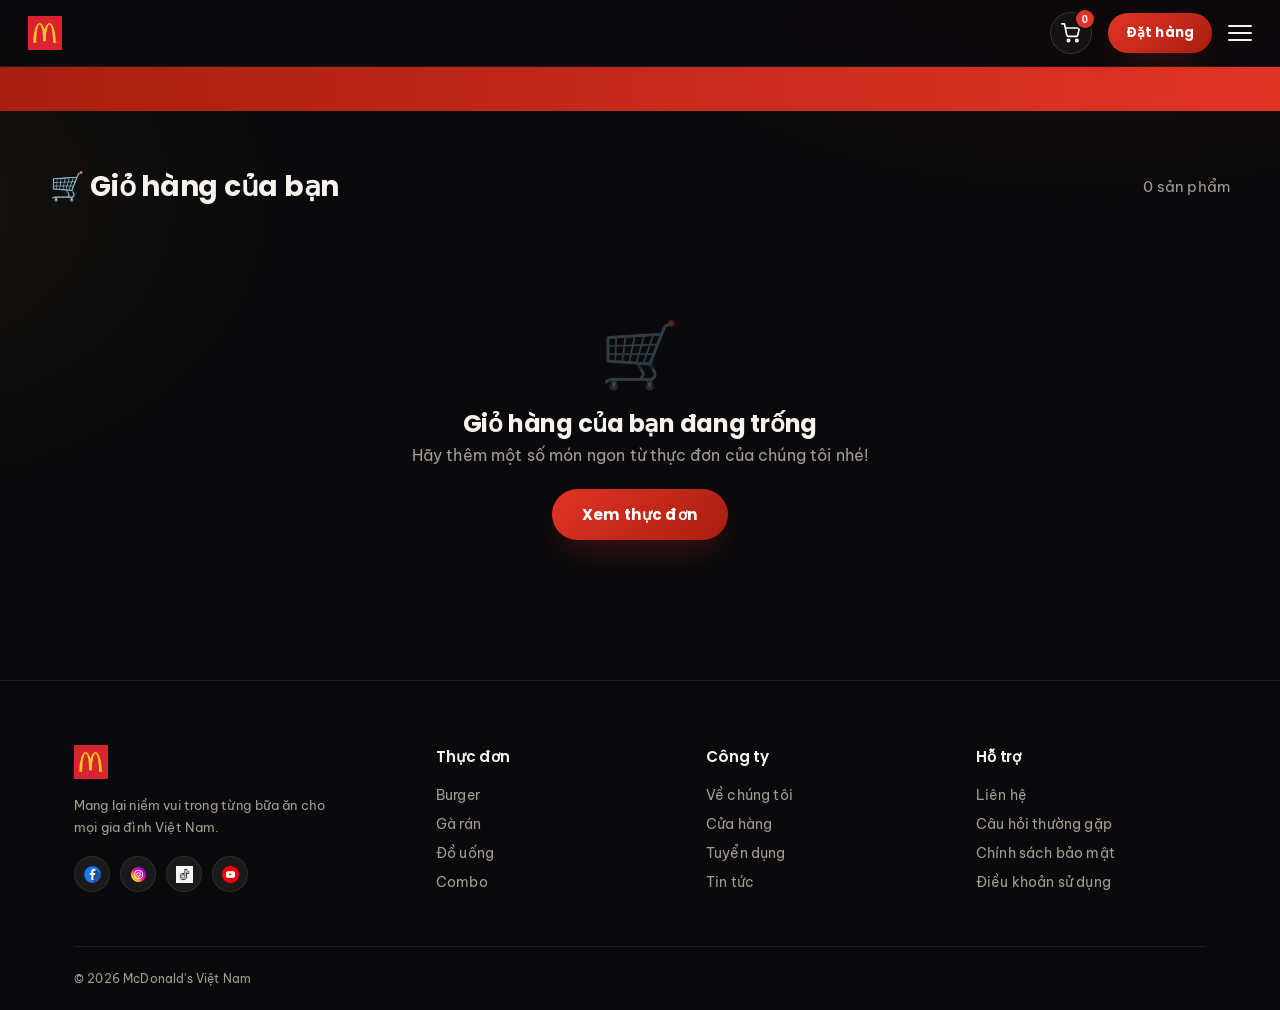
<file: cart.html>
<!DOCTYPE html>
<html lang="vi">
<head>
<meta name="viewport" content="width=device-width, initial-scale=1.0">
  <meta charset="UTF-8">
  <meta name="viewport" content="width=device-width, initial-scale=1.0">
  <title>Giỏ hàng - McDonald's</title>
  <link rel="preconnect" href="https://fonts.googleapis.com">
  <link rel="preconnect" href="https://fonts.gstatic.com" crossorigin>
  <link href="https://fonts.googleapis.com/css2?family=Poppins:wght@500;600;700;800&family=Be+Vietnam+Pro:wght@400;500;600;700;800&display=swap" rel="stylesheet">
  <link rel="stylesheet" href="css/style.css">
  <style>
    /* ===== Nút giỏ hàng trên header ===== */
    .nav-right {
      display: flex;
      align-items: center;
      gap: 16px;
    }
    .cart-btn {
      position: relative;
      display: inline-flex;
      align-items: center;
      justify-content: center;
      width: 42px;
      height: 42px;
      padding: 0;
      border-radius: 50%;
      border: 1px solid rgba(255,255,255,0.14);
      background: rgba(255,255,255,0.04);
      color: #fff;
      cursor: pointer;
      transition: background 0.2s ease, border-color 0.2s ease, transform 0.15s ease;
    }
    .cart-btn:hover {
      border-color: var(--yellow);
      background: rgba(255,199,44,0.12);
      transform: translateY(-1px);
    }
    .cart-btn .cart-icon {
      width: 20px;
      height: 20px;
      pointer-events: none;
    }
    .cart-btn .cart-badge {
      position: absolute;
      top: -3px;
      right: -3px;
      min-width: 18px;
      height: 18px;
      padding: 0 4px;
      border-radius: 999px;
      background: var(--red);
      color: #fff;
      font-size: 11px;
      font-weight: 700;
      line-height: 18px;
      text-align: center;
      box-shadow: 0 0 0 2px #0d0d0d;
      pointer-events: none;
    }
    /* Cart page specific styles */
    .cart-section {
      padding: 60px 0;
    }
    .cart-header {
      display: flex;
      justify-content: space-between;
      align-items: center;
      margin-bottom: 30px;
      flex-wrap: wrap;
      gap: 12px;
    }
    .cart-header h2 {
      font-size: 28px;
      color: var(--text);
    }
    .cart-header .count {
      color: var(--text-soft);
      font-size: 15px;
    }

    .cart-empty {
      text-align: center;
      padding: 80px 20px;
    }
    .cart-empty .icon {
      font-size: 64px;
      margin-bottom: 16px;
      opacity: 0.3;
    }
    .cart-empty h3 {
      font-size: 24px;
      color: var(--text);
      margin-bottom: 8px;
    }
    .cart-empty p {
      color: var(--text-soft);
      margin-bottom: 24px;
    }

    .cart-table {
      width: 100%;
      border-collapse: collapse;
    }
    .cart-table th {
      text-align: left;
      padding: 14px 16px;
      color: var(--text-soft);
      font-weight: 600;
      font-size: 13px;
      text-transform: uppercase;
      letter-spacing: 0.05em;
      border-bottom: 1px solid var(--border);
    }
    .cart-table td {
      padding: 16px;
      border-bottom: 1px solid var(--border);
      vertical-align: middle;
    }
    .cart-table .product-cell {
      display: flex;
      align-items: center;
      gap: 16px;
    }
    .cart-table .product-cell img {
      width: 60px;
      height: 60px;
      object-fit: cover;
      border-radius: 8px;
      background: var(--card-2);
    }
    .cart-table .product-cell .info h4 {
      font-size: 15px;
      color: var(--text);
      margin-bottom: 2px;
    }
    .cart-table .product-cell .info p {
      font-size: 13px;
      color: var(--text-soft);
    }
    .cart-table .qty-control {
      display: flex;
      align-items: center;
      gap: 10px;
    }
    .cart-table .qty-control button {
      width: 30px;
      height: 30px;
      border-radius: 50%;
      border: 1px solid var(--border);
      background: var(--card);
      color: var(--text);
      cursor: pointer;
      font-size: 16px;
      transition: all 0.2s ease;
    }
    .cart-table .qty-control button:hover {
      background: var(--red);
      border-color: var(--red);
      color: #fff;
    }
    .cart-table .qty-control span {
      font-size: 16px;
      font-weight: 600;
      color: var(--text);
      min-width: 30px;
      text-align: center;
    }
    .cart-table .item-price {
      font-weight: 600;
      color: var(--text);
      font-size: 16px;
    }
    .cart-table .item-total {
      font-weight: 700;
      color: var(--yellow);
      font-size: 17px;
    }
    .cart-table .remove-btn {
      background: none;
      border: none;
      color: var(--text-soft);
      cursor: pointer;
      font-size: 18px;
      transition: color 0.2s ease;
    }
    .cart-table .remove-btn:hover {
      color: var(--red);
    }

    .cart-summary {
      margin-top: 30px;
      padding: 24px 28px;
      background: var(--card);
      border: 1px solid var(--border);
      border-radius: var(--radius-lg);
      display: flex;
      justify-content: space-between;
      align-items: center;
      flex-wrap: wrap;
      gap: 20px;
    }
    .cart-summary .total-label {
      font-size: 18px;
      color: var(--text-soft);
    }
    .cart-summary .total-price {
      font-size: 28px;
      font-weight: 700;
      color: var(--yellow);
    }
    .cart-summary .actions {
      display: flex;
      gap: 14px;
      flex-wrap: wrap;
    }
    .cart-summary .actions .btn-secondary {
      border-color: var(--border);
    }
    .cart-summary .actions .btn-secondary:hover {
      border-color: var(--yellow);
      color: var(--yellow);
    }

    @media (max-width: 768px) {
      .cart-table {
        display: block;
        overflow-x: auto;
        white-space: nowrap;
      }
      .cart-table th,
      .cart-table td {
        padding: 12px 10px;
      }
      .cart-table .product-cell img {
        width: 44px;
        height: 44px;
      }
      .cart-summary {
        flex-direction: column;
        align-items: stretch;
        text-align: center;
      }
      .cart-summary .actions {
        justify-content: center;
      }
      .cart-header {
        flex-direction: column;
        align-items: flex-start;
      }
    }
  </style>
</head>
<body>

<!-- ===== HEADER ===== -->
<header>
  <div class="navbar">
    <a href="index.html" class="logo">
      <img src="images/logo/logo.png" alt="McDonald's" onerror="this.style.display='none'; this.nextElementSibling.style.display='inline-flex';">
      <span class="logo-fallback">McDonald's</span>
    </a>
    <nav class="nav-links" id="navLinks">
      <a href="index.html">Trang chủ</a>
      <a href="menu.html">Thực đơn</a>
      <a href="combo.html">Combo</a>
      <a href="breakfast.html">Bữa sáng</a>
      <a href="dessert.html">Tráng miệng</a>
      <a href="deals.html">Khuyến mãi</a>
      <a href="about.html">Về chúng tôi</a>
      <a href="stores.html">Cửa hàng</a>
      <a href="contact.html">Liên hệ</a>
    </nav>
    <div class="nav-right">
      <button class="cart-btn" id="cartBtn" aria-label="Giỏ hàng">
        <svg class="cart-icon" viewBox="0 0 24 24" fill="none" stroke="currentColor" stroke-width="2" stroke-linecap="round" stroke-linejoin="round">
          <circle cx="9" cy="21" r="1.4"></circle>
          <circle cx="19" cy="21" r="1.4"></circle>
          <path d="M1 1h3.2l2.68 13.39a2 2 0 0 0 2 1.61h9.3a2 2 0 0 0 2-1.62L22 6H6"></path>
        </svg>
        <span class="cart-badge" id="cartBadge">0</span>
      </button>
      <a href="menu.html" class="btn btn-primary">Đặt hàng</a>
      <button class="burger" id="burgerBtn" aria-label="Mở menu">
        <span></span><span></span><span></span>
      </button>
    </div>
  </div>
</header>

<!-- ===== TICKER ===== -->
<div class="ticker stripes">
  <div class="ticker-track">
    <span>COMBO 1+1 mỗi thứ Ba hàng tuần</span>
    <span>Miễn phí giao hàng cho đơn từ 99.000đ</span>
    <span>Tải app nhận ngay ưu đãi 50.000đ</span>
    <span>Phục vụ Bữa Sáng từ 6:00 - 10:30</span>
    <span>COMBO 1+1 mỗi thứ Ba hàng tuần</span>
    <span>Miễn phí giao hàng cho đơn từ 99.000đ</span>
  </div>
</div>

<!-- ===== NỘI DUNG CHÍNH ===== -->
<main class="container cart-section">
  <div class="cart-header">
    <h2>🛒 Giỏ hàng của bạn</h2>
    <span class="count" id="itemCount">0 sản phẩm</span>
  </div>

  <!-- Danh sách giỏ hàng -->
  <div id="cartContent">
    <!-- Giỏ hàng trống -->
    <div class="cart-empty" id="emptyCart">
      <div class="icon">🛒</div>
      <h3>Giỏ hàng của bạn đang trống</h3>
      <p>Hãy thêm một số món ngon từ thực đơn của chúng tôi nhé!</p>
      <a href="menu.html" class="btn btn-primary">Xem thực đơn</a>
    </div>

    <!-- Bảng giỏ hàng (ẩn khi trống) -->
    <div id="cartTableWrapper" style="display:none;">
      <table class="cart-table">
        <thead>
          <tr>
            <th>Sản phẩm</th>
            <th>Đơn giá</th>
            <th>Số lượng</th>
            <th>Thành tiền</th>
            <th></th>
          </tr>
        </thead>
        <tbody id="cartItems">
          <!-- Các item sẽ được thêm bởi JavaScript -->
        </tbody>
      </table>

      <!-- Tổng kết -->
      <div class="cart-summary">
        <div>
          <span class="total-label">Tổng cộng</span>
          <span class="total-price" id="cartTotal">0đ</span>
        </div>
        <div class="actions">
          <a href="menu.html" class="btn btn-secondary">Tiếp tục mua</a>
          <button class="btn btn-primary" id="checkoutBtn">Tiến hành thanh toán</button>
        </div>
      </div>
    </div>
  </div>
</main>

<!-- ===== FOOTER ===== -->
<footer>
  <div class="container">
    <div class="footer-grid">
      <div>
        <div class="footer-logo"><img src="images/logo/logo.png" alt="McDonald's" onerror="this.style.display='none'"></div>
        <p class="footer-p">Mang lại niềm vui trong từng bữa ăn cho mọi gia đình Việt Nam.</p>
        <div class="social-row">
          <a href="https://www.facebook.com/McDonalds/" target="_blank" rel="noopener noreferrer"><img src="images/icons/facebook.png" alt="Facebook" onerror="this.style.opacity='0.2'"></a>
          <a href="https://www.instagram.com/mcdonalds/" target="_blank" rel="noopener noreferrer"><img src="images/icons/instagram.png" alt="Instagram" onerror="this.style.opacity='0.2'"></a>
          <a href="https://www.tiktok.com/@mcdonalds" target="_blank" rel="noopener noreferrer"><img src="images/icons/tiktok.png" alt="TikTok" onerror="this.style.opacity='0.2'"></a>
          <a href="https://www.youtube.com/@McDonalds" target="_blank" rel="noopener noreferrer"><img src="images/icons/youtube.png" alt="YouTube" onerror="this.style.opacity='0.2'"></a>
        </div>
      </div>
      <div>
        <h5>Thực đơn</h5>
        <ul>
          <li><a href="menu.html">Burger</a></li>
          <li><a href="menu.html">Gà rán</a></li>
          <li><a href="menu.html">Đồ uống</a></li>
          <li><a href="combo.html">Combo</a></li>
        </ul>
      </div>
      <div>
        <h5>Công ty</h5>
        <ul>
          <li><a href="about.html">Về chúng tôi</a></li>
          <li><a href="stores.html">Cửa hàng</a></li>
          <li><a href="#">Tuyển dụng</a></li>
          <li><a href="#">Tin tức</a></li>
        </ul>
      </div>
      <div>
        <h5>Hỗ trợ</h5>
        <ul>
          <li><a href="contact.html">Liên hệ</a></li>
          <li><a href="#">Câu hỏi thường gặp</a></li>
          <li><a href="#">Chính sách bảo mật</a></li>
          <li><a href="#">Điều khoản sử dụng</a></li>
        </ul>
      </div>
    </div>
    <div class="footer-bottom">
      <span>© 2026 McDonald's Việt Nam</span>
    </div>
  </div>
</footer>

<script src="js/main.js"></script>
<script>
  // ===== GIỎ HÀNG - LƯU TRỮ VÀ HIỂN THỊ =====

  // Lấy dữ liệu giỏ hàng từ localStorage
  function getCart() {
    try {
      return JSON.parse(localStorage.getItem('mcdCart')) || [];
    } catch {
      return [];
    }
  }

  // Lưu giỏ hàng vào localStorage
  function saveCart(cart) {
    localStorage.setItem('mcdCart', JSON.stringify(cart));
  }

  // Cập nhật badge trên header
  function updateBadge() {
    const cart = getCart();
    const total = cart.reduce((sum, item) => sum + item.qty, 0);
    const badge = document.getElementById('cartBadge');
    if (badge) badge.textContent = total;
    return total;
  }

  // Định dạng tiền tệ
  function formatPrice(price) {
    return price.toString().replace(/\B(?=(\d{3})+(?!\d))/g, '.') + 'đ';
  }

  // Render giỏ hàng trên trang cart.html
  function renderCartPage() {
    const cart = getCart();
    const emptyCart = document.getElementById('emptyCart');
    const tableWrapper = document.getElementById('cartTableWrapper');
    const tbody = document.getElementById('cartItems');
    const totalEl = document.getElementById('cartTotal');
    const countEl = document.getElementById('itemCount');

    // Cập nhật badge
    const totalItems = updateBadge();

    if (cart.length === 0) {
      emptyCart.style.display = 'block';
      tableWrapper.style.display = 'none';
      if (countEl) countEl.textContent = '0 sản phẩm';
      return;
    }

    emptyCart.style.display = 'none';
    tableWrapper.style.display = 'block';
    if (countEl) countEl.textContent = totalItems + ' sản phẩm';

    let html = '';
    let total = 0;

    // Ensure items have numeric price/qty; if price/image/desc missing, try to resolve from PRODUCT_DETAIL_DATA
    cart.forEach((item, index) => {
      let price = Number(item.price) || 0;
      const qty = Number(item.qty) || 0;

      if (typeof PRODUCT_DETAIL_DATA !== 'undefined') {
        const match = PRODUCT_DETAIL_DATA.find(p => p.name === item.name || p.id === item.id);
        if (match) {
          if (!price) price = Number(match.price) || 0;
          // fill missing image/desc from product data
          if (!item.image && match.image) {
            cart[index].image = match.image;
            item.image = match.image;
          }
          if (!item.desc && match.description) {
            cart[index].desc = match.description;
            item.desc = match.description;
          }
        }
      }

      // If we found a better price, persist it back to storage so it's consistent next time
      if (price && Number(item.price) !== price) {
        cart[index].price = price;
        saveCart(cart);
      }

      const itemTotal = price * qty;
      total += itemTotal;

      html += `
        <tr>
          <td>
            <div class="product-cell">
              <img src="${item.image || 'https://via.placeholder.com/60x60/DA291C/FFFFFF?text=' + encodeURIComponent(item.name)}" alt="${item.name}" onerror="this.src='https://via.placeholder.com/60x60/DA291C/FFFFFF?text=Food'">
              <div class="info">
                <h4>${item.name}</h4>
                <p>${item.desc || ''}</p>
              </div>
            </div>
          </td>
          <td class="item-price">${price ? formatPrice(price) : '0đ'}</td>
          <td>
            <div class="qty-control">
              <button onclick="updateQty(${index}, -1)">−</button>
              <span>${qty}</span>
              <button onclick="updateQty(${index}, 1)">+</button>
            </div>
          </td>
          <td class="item-total">${formatPrice(itemTotal)}</td>
          <td>
            <button class="remove-btn" onclick="removeItem(${index})" title="Xóa">✕</button>
          </td>
        </tr>
      `;
    });

    tbody.innerHTML = html;
    totalEl.textContent = formatPrice(total);
  }

  // Cập nhật số lượng
  window.updateQty = function(index, delta) {
    const cart = getCart();
    if (index >= 0 && index < cart.length) {
      cart[index].qty += delta;
      if (cart[index].qty <= 0) {
        cart.splice(index, 1);
      }
      saveCart(cart);
      renderCartPage();
      updateBadge();
      // Cập nhật badge trên các tab khác (nếu mở cùng lúc)
      updateAllBadges();
    }
  };

  // Xóa sản phẩm
  window.removeItem = function(index) {
    const cart = getCart();
    if (index >= 0 && index < cart.length) {
      cart.splice(index, 1);
      saveCart(cart);
      renderCartPage();
      updateBadge();
      updateAllBadges();
    }
  };

  // Cập nhật tất cả badge trên trang (cho các tab)
  function updateAllBadges() {
    const cart = getCart();
    const total = cart.reduce((sum, item) => sum + item.qty, 0);
    document.querySelectorAll('#cartBadge').forEach(b => b.textContent = total);
  }

  // Xử lý nút thanh toán
  document.addEventListener('DOMContentLoaded', function() {
    renderCartPage();

    const checkoutBtn = document.getElementById('checkoutBtn');
    if (checkoutBtn) {
      checkoutBtn.addEventListener('click', function() {
        const cart = getCart();
        if (cart.length === 0) {
          alert('Giỏ hàng của bạn đang trống!');
          return;
        }
        alert('Cảm ơn bạn đã đặt hàng!\nTổng tiền: ' + formatPrice(cart.reduce((sum, i) => sum + i.price * i.qty, 0)));
        // Xóa giỏ hàng sau khi thanh toán
        localStorage.removeItem('mcdCart');
        renderCartPage();
        updateBadge();
        updateAllBadges();
      });
    }
  });
</script>
</body>
</html>
</file>
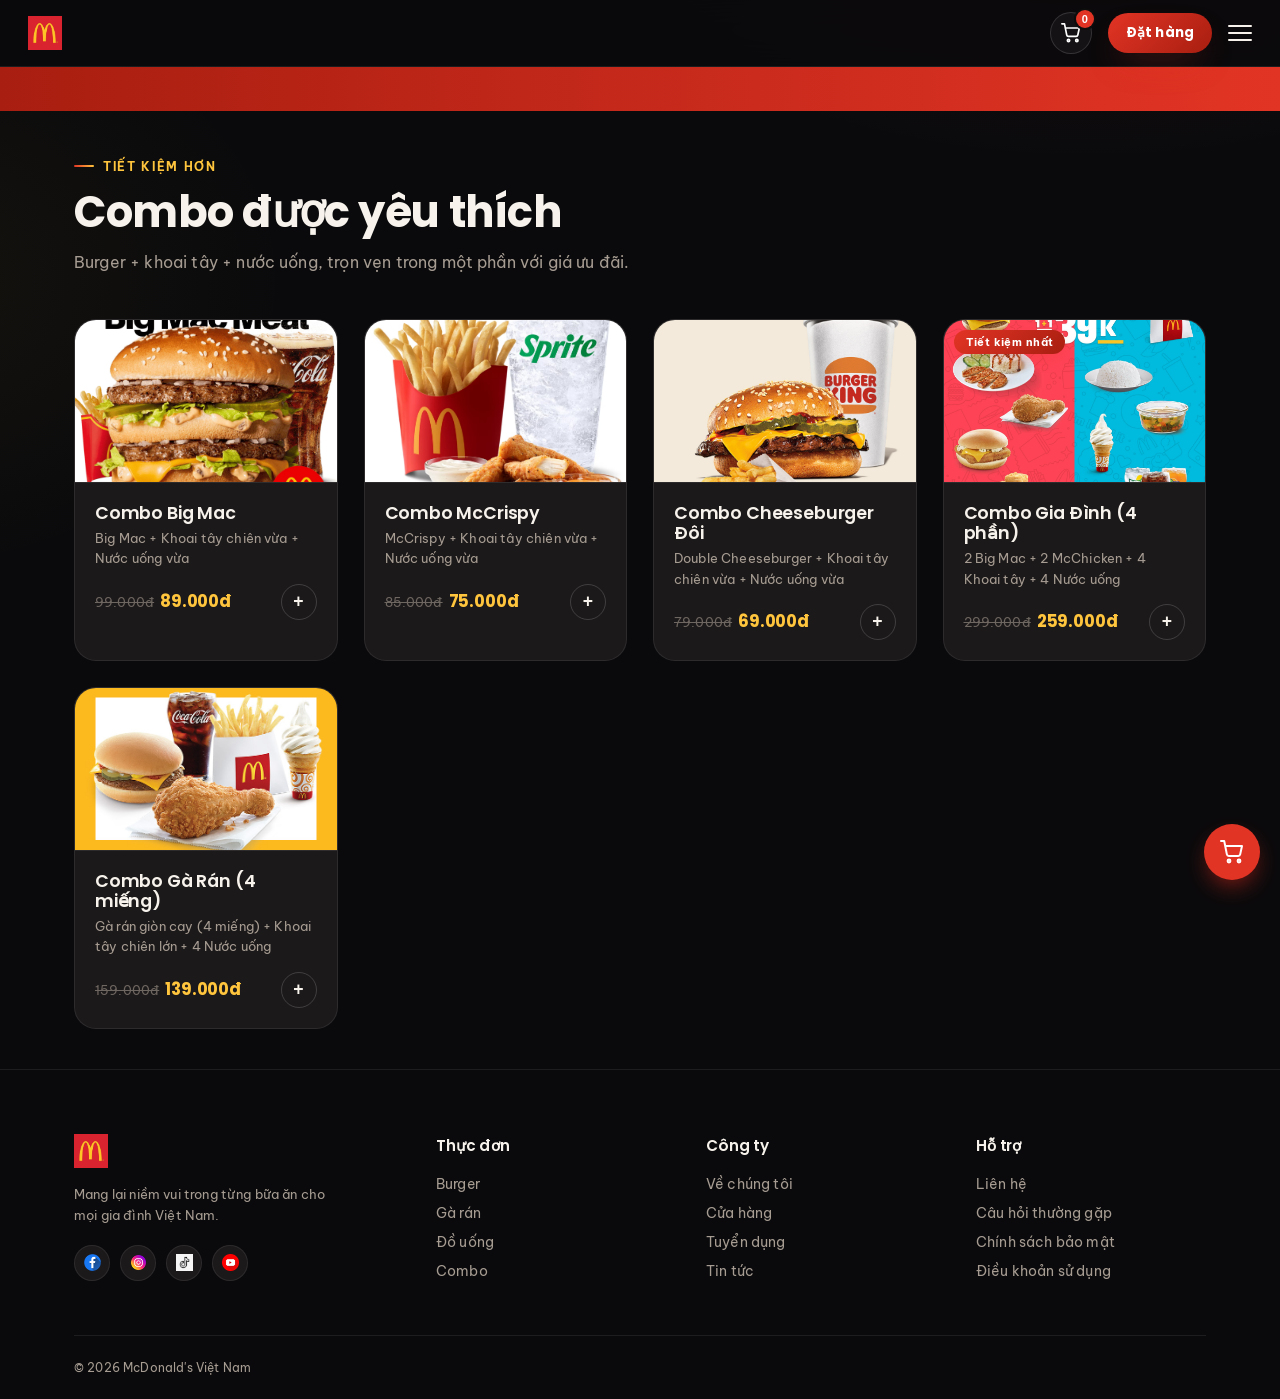
<file: combo.html>
<!DOCTYPE html>
<html lang="vi">
<head>
<meta name="viewport" content="width=device-width, initial-scale=1.0">
  <meta charset="UTF-8">
  <meta name="viewport" content="width=device-width, initial-scale=1.0">
  <title>Combo - McDonald's</title>
  <link rel="preconnect" href="https://fonts.googleapis.com">
  <link rel="preconnect" href="https://fonts.gstatic.com" crossorigin>
  <link href="https://fonts.googleapis.com/css2?family=Poppins:wght@500;600;700;800&family=Be+Vietnam+Pro:wght@400;500;600;700;800&display=swap" rel="stylesheet">
  <link rel="stylesheet" href="css/style.css">
  <style>
    /* ===== Nút giỏ hàng trên header ===== */
    .nav-right {
      display: flex;
      align-items: center;
      gap: 16px;
    }
    .cart-btn {
      position: relative;
      display: inline-flex;
      align-items: center;
      justify-content: center;
      width: 42px;
      height: 42px;
      padding: 0;
      border-radius: 50%;
      border: 1px solid rgba(255,255,255,0.14);
      background: rgba(255,255,255,0.04);
      color: #fff;
      cursor: pointer;
      pointer-events: auto;
      transition: background 0.2s ease, border-color 0.2s ease, transform 0.15s ease;
    }
    .cart-btn:hover {
      border-color: var(--yellow);
      background: rgba(255,199,44,0.12);
      transform: translateY(-1px);
    }
    .cart-btn:active {
      transform: translateY(0);
    }
    .cart-btn .cart-icon {
      width: 20px;
      height: 20px;
      pointer-events: none;
    }
    .cart-btn .cart-badge {
      position: absolute;
      top: -3px;
      right: -3px;
      min-width: 18px;
      height: 18px;
      padding: 0 4px;
      border-radius: 999px;
      background: var(--red);
      color: #fff;
      font-size: 11px;
      font-weight: 700;
      line-height: 18px;
      text-align: center;
      box-shadow: 0 0 0 2px #0d0d0d;
      pointer-events: none;
    }
  </style>
</head>
<body>

<header>
  <div class="navbar">
    <a href="index.html" class="logo"><img src="images/logo/logo.png" alt="McDonald's" onerror="this.style.display='none'; this.nextElementSibling.style.display='inline-flex';"><span class="logo-fallback">McDonald's</span></a>
    <nav class="nav-links" id="navLinks">
      <a href="index.html">Trang chủ</a>
      <a href="menu.html">Thực đơn</a>
      <a href="combo.html" class="active">Combo</a>
      <a href="breakfast.html">Bữa sáng</a>
      <a href="dessert.html">Tráng miệng</a>
      <a href="deals.html">Khuyến mãi</a>
      <a href="about.html">Về chúng tôi</a>
      <a href="stores.html">Cửa hàng</a>
      <a href="contact.html">Liên hệ</a>
    </nav>
    <div class="nav-right">
      <!-- NÚT GIỎ HÀNG -->
      <button class="cart-btn" id="cartBtn" aria-label="Giỏ hàng">
        <svg class="cart-icon" viewBox="0 0 24 24" fill="none" stroke="currentColor" stroke-width="2" stroke-linecap="round" stroke-linejoin="round">
          <circle cx="9" cy="21" r="1.4"></circle>
          <circle cx="19" cy="21" r="1.4"></circle>
          <path d="M1 1h3.2l2.68 13.39a2 2 0 0 0 2 1.61h9.3a2 2 0 0 0 2-1.62L22 6H6"></path>
        </svg>
        <span class="cart-badge" id="cartBadge">0</span>
      </button>
      <a href="menu.html" class="btn btn-primary">Đặt hàng</a>
      <button class="burger" id="burgerBtn"><span></span><span></span><span></span></button>
    </div>
  </div>
</header>

<div class="ticker stripes">
  <div class="ticker-track">
    <span>COMBO 1+1 mỗi thứ Ba hàng tuần</span>
    <span>Miễn phí giao hàng cho đơn từ 99.000đ</span>
    <span>Tải app nhận ngay ưu đãi 50.000đ</span>
    <span>Phục vụ Bữa Sáng từ 6:00 - 10:30</span>
    <span>COMBO 1+1 mỗi thứ Ba hàng tuần</span>
    <span>Miễn phí giao hàng cho đơn từ 99.000đ</span>
  </div>
</div>

<main class="container">
  <section class="combo-section" style="background:transparent; padding:40px 0; border:none; margin:0;">
    <div class="section-head"><span class="eyebrow">Tiết kiệm hơn</span><h2>Combo được yêu thích</h2><p>Burger + khoai tây + nước uống, trọn vẹn trong một phần với giá ưu đãi.</p></div>
    <div class="combo-grid">
      <div class="combo-card"><div class="item-img"><img src="images/combo/combo_big_mac.webp" alt="Combo Big Mac" onerror="this.src='https://via.placeholder.com/300x200/DA291C/FFFFFF?text=Combo+Big+Mac'"></div><div class="combo-body"><h4>Combo Big Mac</h4><p>Big Mac + Khoai tây chiên vừa + Nước uống vừa</p><div class="combo-foot"><span><span class="old-price">99.000đ</span><span class="price">89.000đ</span></span><button class="add-btn">+</button></div></div></div>
      <div class="combo-card"><div class="item-img"><img src="images/combo/combo_mccrispy.avif" alt="Combo McCrispy" onerror="this.src='https://via.placeholder.com/300x200/DA291C/FFFFFF?text=Combo+McCrispy'"></div><div class="combo-body"><h4>Combo McCrispy</h4><p>McCrispy + Khoai tây chiên vừa + Nước uống vừa</p><div class="combo-foot"><span><span class="old-price">85.000đ</span><span class="price">75.000đ</span></span><button class="add-btn">+</button></div></div></div>
      <div class="combo-card"><div class="item-img"><img src="images/combo/combo_cheeseburger.jpg" alt="Combo Cheeseburger Đôi" onerror="this.src='https://via.placeholder.com/300x200/DA291C/FFFFFF?text=Combo+Cheeseburger'"></div><div class="combo-body"><h4>Combo Cheeseburger Đôi</h4><p>Double Cheeseburger + Khoai tây chiên vừa + Nước uống vừa</p><div class="combo-foot"><span><span class="old-price">79.000đ</span><span class="price">69.000đ</span></span><button class="add-btn">+</button></div></div></div>
      <div class="combo-card"><div class="item-img"><span class="tag">Tiết kiệm nhất</span><img src="images/combo/combo_giadinh.jpg" alt="Combo Gia Đình" onerror="this.src='https://via.placeholder.com/300x200/DA291C/FFFFFF?text=Combo+Gia+%C4%90%C3%ACnh'"></div><div class="combo-body"><h4>Combo Gia Đình (4 phần)</h4><p>2 Big Mac + 2 McChicken + 4 Khoai tây + 4 Nước uống</p><div class="combo-foot"><span><span class="old-price">299.000đ</span><span class="price">259.000đ</span></span><button class="add-btn">+</button></div></div></div>
      <div class="combo-card"><div class="item-img"><img src="images/combo/combo_garan.jpg" alt="Combo Gà Rán" onerror="this.src='https://via.placeholder.com/300x200/DA291C/FFFFFF?text=Combo+G%C3%A0+R%C3%A1n'"></div><div class="combo-body"><h4>Combo Gà Rán (4 miếng)</h4><p>Gà rán giòn cay (4 miếng) + Khoai tây chiên lớn + 4 Nước uống</p><div class="combo-foot"><span><span class="old-price">159.000đ</span><span class="price">139.000đ</span></span><button class="add-btn">+</button></div></div></div>
    </div>
  </section>
</main>

<footer>
  <div class="container">
    <div class="footer-grid">
      <div>
        <div class="footer-logo"><img src="images/logo/logo.png" alt="McDonald's" onerror="this.style.display='none'"></div>
        <p class="footer-p">Mang lại niềm vui trong từng bữa ăn cho mọi gia đình Việt Nam.</p>
        <div class="social-row">
          <a href="https://www.facebook.com/McDonalds/" target="_blank" rel="noopener noreferrer"><img src="images/icons/facebook.png" alt="Facebook" onerror="this.style.opacity='0.2'"></a>
          <a href="https://www.instagram.com/mcdonalds/" target="_blank" rel="noopener noreferrer"><img src="images/icons/instagram.png" alt="Instagram" onerror="this.style.opacity='0.2'"></a>
          <a href="https://www.tiktok.com/@mcdonalds" target="_blank" rel="noopener noreferrer"><img src="images/icons/tiktok.png" alt="TikTok" onerror="this.style.opacity='0.2'"></a>
          <a href="https://www.youtube.com/@McDonalds" target="_blank" rel="noopener noreferrer"><img src="images/icons/youtube.png" alt="YouTube" onerror="this.style.opacity='0.2'"></a>
        </div>
      </div>
      <div><h5>Thực đơn</h5><ul><li><a href="menu.html#burger">Burger</a></li><li><a href="menu.html#ga">Gà rán</a></li><li><a href="menu.html#drinks">Đồ uống</a></li><li><a href="combo.html">Combo</a></li></ul></div>
      <div><h5>Công ty</h5><ul><li><a href="about.html">Về chúng tôi</a></li><li><a href="stores.html">Cửa hàng</a></li><li><a href="#">Tuyển dụng</a></li><li><a href="#">Tin tức</a></li></ul></div>
      <div><h5>Hỗ trợ</h5><ul><li><a href="contact.html">Liên hệ</a></li><li><a href="#">Câu hỏi thường gặp</a></li><li><a href="#">Chính sách bảo mật</a></li><li><a href="#">Điều khoản sử dụng</a></li></ul></div>
    </div>
    <div class="footer-bottom"><span>© 2026 McDonald's Việt Nam</span></div>
  </div>
</footer>
<!-- NÚT GIỎ HÀNG NỔI (FLOAT) -->
<a href="cart.html" class="float-cart" id="floatCart" style="z-index:120; background:var(--red); width:56px; height:56px; border-radius:50%; display:flex; align-items:center; justify-content:center; box-shadow:0 10px 24px -6px rgba(218,41,28,.65); position:fixed; bottom:20px; right:20px; text-decoration:none;">
  <svg viewBox="0 0 24 24" fill="none" stroke="#fff" stroke-width="2" stroke-linecap="round" stroke-linejoin="round" style="width:24px;height:24px;pointer-events:none;">
    <circle cx="9" cy="21" r="1.4"></circle>
    <circle cx="19" cy="21" r="1.4"></circle>
    <path d="M1 1h3.2l2.68 13.39a2 2 0 0 0 2 1.61h9.3a2 2 0 0 0 2-1.62L22 6H6"></path>
  </svg>
</a>

<script src="js/main.js"></script>
</body>
</html>
</file>
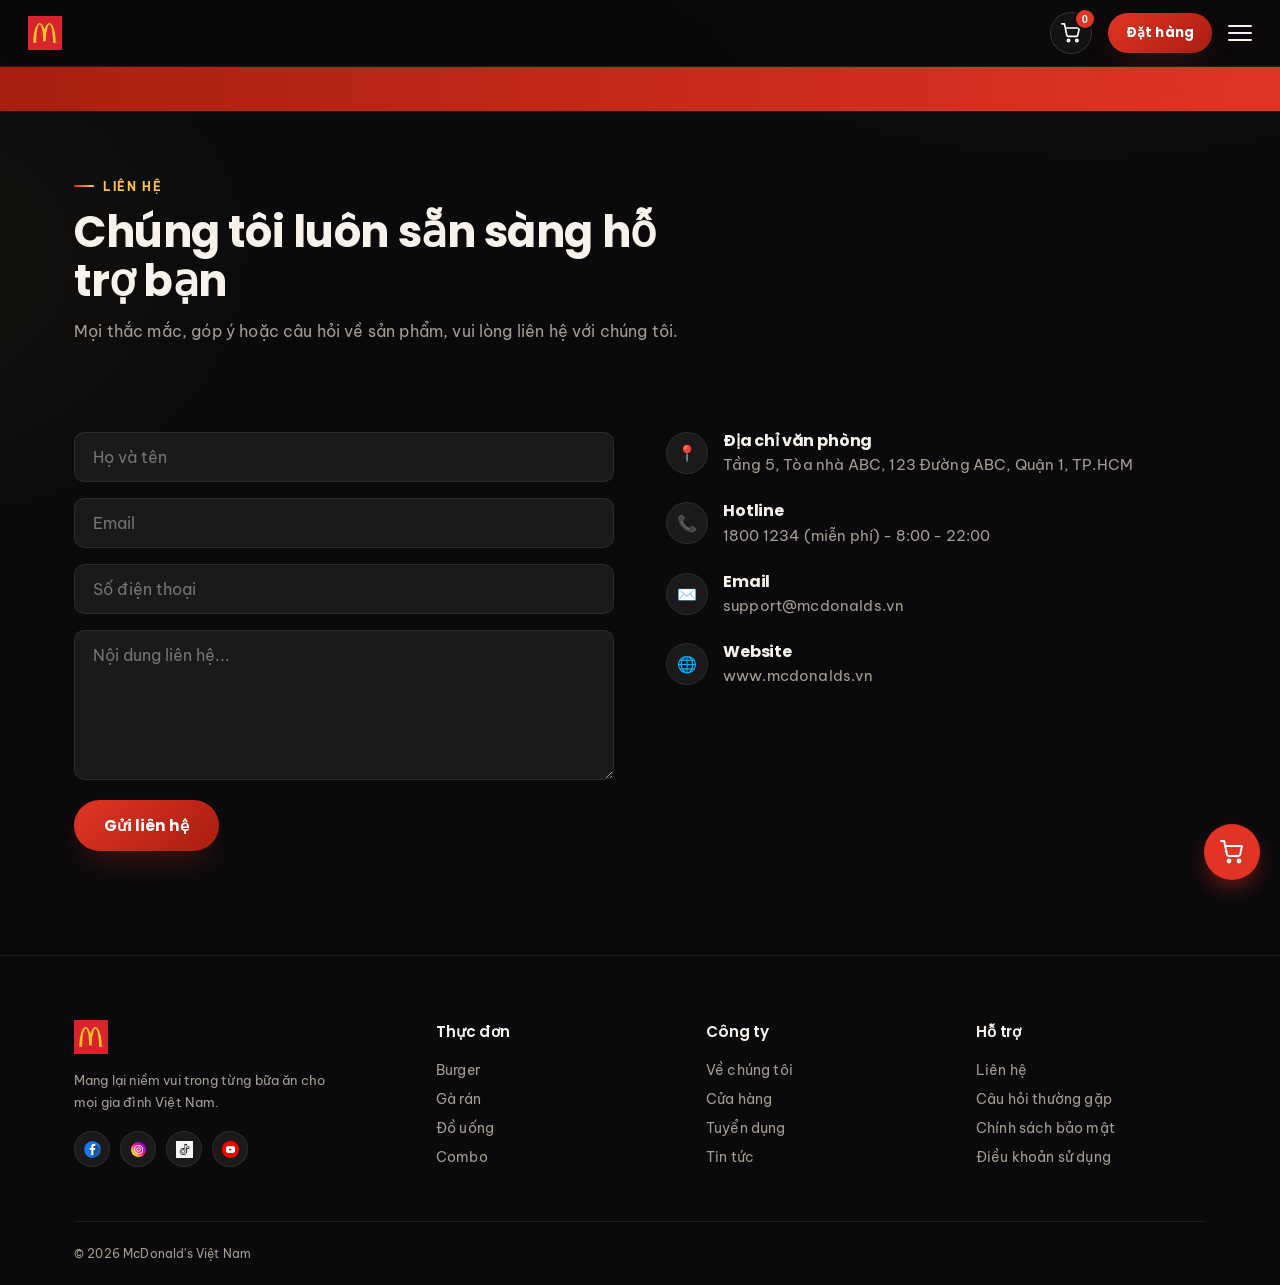
<file: contact.html>
<!DOCTYPE html>
<html lang="vi">
<head>
<meta name="viewport" content="width=device-width, initial-scale=1.0">
  <meta charset="UTF-8">
  <meta name="viewport" content="width=device-width, initial-scale=1.0">
  <title>Liên hệ - McDonald's</title>
  <link rel="preconnect" href="https://fonts.googleapis.com">
  <link rel="preconnect" href="https://fonts.gstatic.com" crossorigin>
  <link href="https://fonts.googleapis.com/css2?family=Poppins:wght@500;600;700;800&family=Be+Vietnam+Pro:wght@400;500;600;700;800&display=swap" rel="stylesheet">
  <link rel="stylesheet" href="css/style.css">
  <style>
    /* ===== Nút giỏ hàng trên header ===== */
    .nav-right {
      display: flex;
      align-items: center;
      gap: 16px;
    }
    .cart-btn {
      position: relative;
      display: inline-flex;
      align-items: center;
      justify-content: center;
      width: 42px;
      height: 42px;
      padding: 0;
      border-radius: 50%;
      border: 1px solid rgba(255,255,255,0.14);
      background: rgba(255,255,255,0.04);
      color: #fff;
      cursor: pointer;
      pointer-events: auto;
      transition: background 0.2s ease, border-color 0.2s ease, transform 0.15s ease;
    }
    .cart-btn:hover {
      border-color: var(--yellow);
      background: rgba(255,199,44,0.12);
      transform: translateY(-1px);
    }
    .cart-btn:active {
      transform: translateY(0);
    }
    .cart-btn .cart-icon {
      width: 20px;
      height: 20px;
      pointer-events: none;
    }
    .cart-btn .cart-badge {
      position: absolute;
      top: -3px;
      right: -3px;
      min-width: 18px;
      height: 18px;
      padding: 0 4px;
      border-radius: 999px;
      background: var(--red);
      color: #fff;
      font-size: 11px;
      font-weight: 700;
      line-height: 18px;
      text-align: center;
      box-shadow: 0 0 0 2px #0d0d0d;
      pointer-events: none;
    }
  </style>
</head>
<body>

<!-- ===== HEADER ===== -->
<header>
  <div class="navbar">
    <a href="index.html" class="logo">
      <img src="images/logo/logo.png" alt="McDonald's" onerror="this.style.display='none'; this.nextElementSibling.style.display='inline-flex';">
      <span class="logo-fallback">McDonald's</span>
    </a>
    <nav class="nav-links" id="navLinks">
      <a href="index.html">Trang chủ</a>
      <a href="menu.html">Thực đơn</a>
      <a href="combo.html">Combo</a>
      <a href="breakfast.html">Bữa sáng</a>
      <a href="dessert.html">Tráng miệng</a>
      <a href="deals.html">Khuyến mãi</a>
      <a href="about.html">Về chúng tôi</a>
      <a href="stores.html">Cửa hàng</a>
      <a href="contact.html" class="active">Liên hệ</a>
    </nav>
    <div class="nav-right">
      <!-- NÚT GIỎ HÀNG -->
      <button class="cart-btn" id="cartBtn" aria-label="Giỏ hàng">
        <svg class="cart-icon" viewBox="0 0 24 24" fill="none" stroke="currentColor" stroke-width="2" stroke-linecap="round" stroke-linejoin="round">
          <circle cx="9" cy="21" r="1.4"></circle>
          <circle cx="19" cy="21" r="1.4"></circle>
          <path d="M1 1h3.2l2.68 13.39a2 2 0 0 0 2 1.61h9.3a2 2 0 0 0 2-1.62L22 6H6"></path>
        </svg>
        <span class="cart-badge" id="cartBadge">0</span>
      </button>
      <a href="menu.html" class="btn btn-primary">Đặt hàng</a>
      <button class="burger" id="burgerBtn" aria-label="Mở menu">
        <span></span><span></span><span></span>
      </button>
    </div>
  </div>
</header>

<!-- ===== TICKER ===== -->
<div class="ticker stripes">
  <div class="ticker-track">
    <span>COMBO 1+1 mỗi thứ Ba hàng tuần</span>
    <span>Miễn phí giao hàng cho đơn từ 99.000đ</span>
    <span>Tải app nhận ngay ưu đãi 50.000đ</span>
    <span>Phục vụ Bữa Sáng từ 6:00 - 10:30</span>
    <span>COMBO 1+1 mỗi thứ Ba hàng tuần</span>
    <span>Miễn phí giao hàng cho đơn từ 99.000đ</span>
  </div>
</div>

<!-- ===== NỘI DUNG CHÍNH ===== -->
<main class="container">
  <section style="padding:60px 0;">
    <div class="section-head">
      <span class="eyebrow">Liên hệ</span>
      <h2>Chúng tôi luôn sẵn sàng hỗ trợ bạn</h2>
      <p>Mọi thắc mắc, góp ý hoặc câu hỏi về sản phẩm, vui lòng liên hệ với chúng tôi.</p>
    </div>
    <div class="contact-grid">
      <div class="contact-form">
        <form onsubmit="event.preventDefault(); alert('Cảm ơn bạn đã liên hệ!');">
          <input type="text" placeholder="Họ và tên" required>
          <input type="email" placeholder="Email" required>
          <input type="tel" placeholder="Số điện thoại">
          <textarea placeholder="Nội dung liên hệ..." required></textarea>
          <button type="submit" class="btn btn-primary">Gửi liên hệ</button>
        </form>
      </div>
      <div>
        <div class="contact-info-item">
          <div class="icon">📍</div>
          <div><h4>Địa chỉ văn phòng</h4><p>Tầng 5, Tòa nhà ABC, 123 Đường ABC, Quận 1, TP.HCM</p></div>
        </div>
        <div class="contact-info-item">
          <div class="icon">📞</div>
          <div><h4>Hotline</h4><p>1800 1234 (miễn phí) - 8:00 - 22:00</p></div>
        </div>
        <div class="contact-info-item">
          <div class="icon">✉️</div>
          <div><h4>Email</h4><p>support@mcdonalds.vn</p></div>
        </div>
        <div class="contact-info-item">
          <div class="icon">🌐</div>
          <div><h4>Website</h4><p>www.mcdonalds.vn</p></div>
        </div>
      </div>
    </div>
  </section>
</main>

<!-- ===== FOOTER ===== -->
<footer>
  <div class="container">
    <div class="footer-grid">
      <div>
        <div class="footer-logo"><img src="images/logo/logo.png" alt="McDonald's" onerror="this.style.display='none'"></div>
        <p class="footer-p">Mang lại niềm vui trong từng bữa ăn cho mọi gia đình Việt Nam.</p>
        <div class="social-row">
          <a href="https://www.facebook.com/McDonalds/" target="_blank" rel="noopener noreferrer"><img src="images/icons/facebook.png" alt="Facebook" onerror="this.style.opacity='0.2'"></a>
          <a href="https://www.instagram.com/mcdonalds/" target="_blank" rel="noopener noreferrer"><img src="images/icons/instagram.png" alt="Instagram" onerror="this.style.opacity='0.2'"></a>
          <a href="https://www.tiktok.com/@mcdonalds" target="_blank" rel="noopener noreferrer"><img src="images/icons/tiktok.png" alt="TikTok" onerror="this.style.opacity='0.2'"></a>
          <a href="https://www.youtube.com/@McDonalds" target="_blank" rel="noopener noreferrer"><img src="images/icons/youtube.png" alt="YouTube" onerror="this.style.opacity='0.2'"></a>
        </div>
      </div>
      <div>
        <h5>Thực đơn</h5>
        <ul>
          <li><a href="menu.html#burger">Burger</a></li>
          <li><a href="menu.html#ga">Gà rán</a></li>
          <li><a href="menu.html#drinks">Đồ uống</a></li>
          <li><a href="combo.html">Combo</a></li>
        </ul>
      </div>
      <div>
        <h5>Công ty</h5>
        <ul>
          <li><a href="about.html">Về chúng tôi</a></li>
          <li><a href="stores.html">Cửa hàng</a></li>
          <li><a href="#">Tuyển dụng</a></li>
          <li><a href="#">Tin tức</a></li>
        </ul>
      </div>
      <div>
        <h5>Hỗ trợ</h5>
        <ul>
          <li><a href="contact.html">Liên hệ</a></li>
          <li><a href="#">Câu hỏi thường gặp</a></li>
          <li><a href="#">Chính sách bảo mật</a></li>
          <li><a href="#">Điều khoản sử dụng</a></li>
        </ul>
      </div>
    </div>
    <div class="footer-bottom">
      <span>© 2026 McDonald's Việt Nam</span>
    </div>
  </div>
</footer>

<!-- NÚT GIỎ HÀNG NỔI (FLOAT) -->
<a href="cart.html" class="float-cart" id="floatCart" style="z-index:120; background:var(--red); width:56px; height:56px; border-radius:50%; display:flex; align-items:center; justify-content:center; box-shadow:0 10px 24px -6px rgba(218,41,28,.65); position:fixed; bottom:20px; right:20px; text-decoration:none;">
  <svg viewBox="0 0 24 24" fill="none" stroke="#fff" stroke-width="2" stroke-linecap="round" stroke-linejoin="round" style="width:24px;height:24px;pointer-events:none;">
    <circle cx="9" cy="21" r="1.4"></circle>
    <circle cx="19" cy="21" r="1.4"></circle>
    <path d="M1 1h3.2l2.68 13.39a2 2 0 0 0 2 1.61h9.3a2 2 0 0 0 2-1.62L22 6H6"></path>
  </svg>
</a>

<script src="js/main.js"></script>
</body>
</html>
</file>
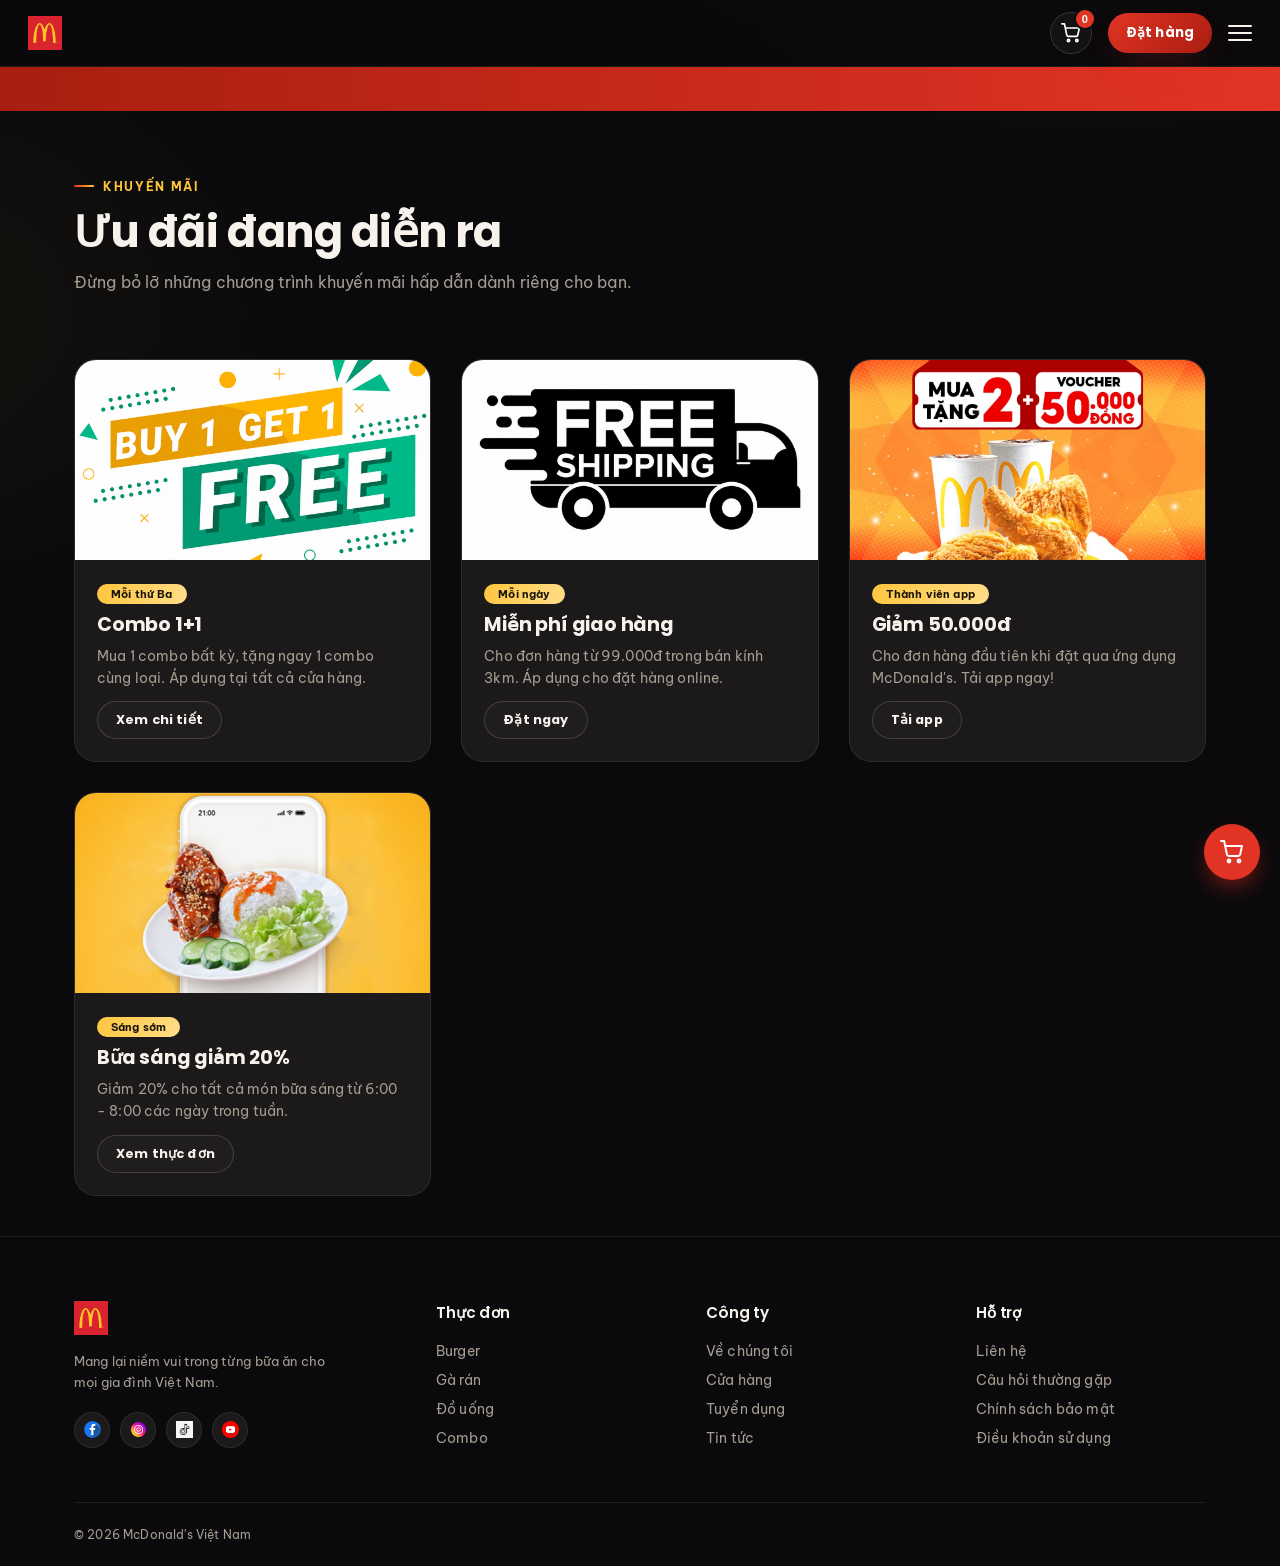
<file: deals.html>
<!DOCTYPE html>
<html lang="vi">
<head>
<meta name="viewport" content="width=device-width, initial-scale=1.0">
  <meta charset="UTF-8">
  <meta name="viewport" content="width=device-width, initial-scale=1.0">
  <title>Khuyến mãi - McDonald's</title>
  <link rel="preconnect" href="https://fonts.googleapis.com">
  <link rel="preconnect" href="https://fonts.gstatic.com" crossorigin>
  <link href="https://fonts.googleapis.com/css2?family=Poppins:wght@500;600;700;800&family=Be+Vietnam+Pro:wght@400;500;600;700;800&display=swap" rel="stylesheet">
  <link rel="stylesheet" href="css/style.css">
  <style>
    /* ===== Nút giỏ hàng trên header ===== */
    .nav-right {
      display: flex;
      align-items: center;
      gap: 16px;
    }
    .cart-btn {
      position: relative;
      display: inline-flex;
      align-items: center;
      justify-content: center;
      width: 42px;
      height: 42px;
      padding: 0;
      border-radius: 50%;
      border: 1px solid rgba(255,255,255,0.14);
      background: rgba(255,255,255,0.04);
      color: #fff;
      cursor: pointer;
      pointer-events: auto;
      transition: background 0.2s ease, border-color 0.2s ease, transform 0.15s ease;
    }
    .cart-btn:hover {
      border-color: var(--yellow);
      background: rgba(255,199,44,0.12);
      transform: translateY(-1px);
    }
    .cart-btn:active {
      transform: translateY(0);
    }
    .cart-btn .cart-icon {
      width: 20px;
      height: 20px;
      pointer-events: none;
    }
    .cart-btn .cart-badge {
      position: absolute;
      top: -3px;
      right: -3px;
      min-width: 18px;
      height: 18px;
      padding: 0 4px;
      border-radius: 999px;
      background: var(--red);
      color: #fff;
      font-size: 11px;
      font-weight: 700;
      line-height: 18px;
      text-align: center;
      box-shadow: 0 0 0 2px #0d0d0d;
      pointer-events: none;
    }
  </style>
</head>
<body>

<header>
  <div class="navbar">
    <a href="index.html" class="logo">
      <img src="images/logo/logo.png" alt="McDonald's" onerror="this.style.display='none'; this.nextElementSibling.style.display='inline-flex';">
      <span class="logo-fallback">McDonald's</span>
    </a>
    <nav class="nav-links" id="navLinks">
      <a href="index.html">Trang chủ</a>
      <a href="menu.html">Thực đơn</a>
      <a href="combo.html">Combo</a>
      <a href="breakfast.html">Bữa sáng</a>
      <a href="dessert.html">Tráng miệng</a>
      <a href="deals.html" class="active">Khuyến mãi</a>
      <a href="about.html">Về chúng tôi</a>
      <a href="stores.html">Cửa hàng</a>
      <a href="contact.html">Liên hệ</a>
    </nav>
    <div class="nav-right">
      <!-- NÚT GIỎ HÀNG -->
      <button class="cart-btn" id="cartBtn" aria-label="Giỏ hàng">
        <svg class="cart-icon" viewBox="0 0 24 24" fill="none" stroke="currentColor" stroke-width="2" stroke-linecap="round" stroke-linejoin="round">
          <circle cx="9" cy="21" r="1.4"></circle>
          <circle cx="19" cy="21" r="1.4"></circle>
          <path d="M1 1h3.2l2.68 13.39a2 2 0 0 0 2 1.61h9.3a2 2 0 0 0 2-1.62L22 6H6"></path>
        </svg>
        <span class="cart-badge" id="cartBadge">0</span>
      </button>
      <a href="menu.html" class="btn btn-primary">Đặt hàng</a>
      <button class="burger" id="burgerBtn" aria-label="Mở menu"><span></span><span></span><span></span></button>
    </div>
  </div>
</header>

<div class="ticker stripes">
  <div class="ticker-track">
    <span>COMBO 1+1 mỗi thứ Ba hàng tuần</span>
    <span>Miễn phí giao hàng cho đơn từ 99.000đ</span>
    <span>Tải app nhận ngay ưu đãi 50.000đ</span>
    <span>Phục vụ Bữa Sáng từ 6:00 - 10:30</span>
    <span>COMBO 1+1 mỗi thứ Ba hàng tuần</span>
    <span>Miễn phí giao hàng cho đơn từ 99.000đ</span>
  </div>
</div>

<main class="container">
  <section style="padding:60px 0 20px;">
    <div class="section-head">
      <span class="eyebrow">Khuyến mãi</span>
      <h2>Ưu đãi đang diễn ra</h2>
      <p>Đừng bỏ lỡ những chương trình khuyến mãi hấp dẫn dành riêng cho bạn.</p>
    </div>
    <div class="deals-grid">
      <div class="deal-card">
        <div class="item-img"><img src="images/promo/promo1.png" alt="Combo 1+1" onerror="this.src='https://via.placeholder.com/400x250/DA291C/FFFFFF?text=Combo+1%2B1'"></div>
        <div class="deal-body">
          <span class="tag">Mỗi thứ Ba</span>
          <h3>Combo 1+1</h3>
          <p>Mua 1 combo bất kỳ, tặng ngay 1 combo cùng loại. Áp dụng tại tất cả cửa hàng.</p>
          <a href="combo.html" class="btn btn-secondary btn-small" style="margin-top:12px;">Xem chi tiết</a>
        </div>
      </div>
      <div class="deal-card">
        <div class="item-img"><img src="images/promo/promo2.jpg" alt="Miễn phí giao hàng" onerror="this.src='https://via.placeholder.com/400x250/DA291C/FFFFFF?text=Mi%E1%BB%85n+ph%C3%AD+giao+h%C3%A0ng'"></div>
        <div class="deal-body">
          <span class="tag">Mỗi ngày</span>
          <h3>Miễn phí giao hàng</h3>
          <p>Cho đơn hàng từ 99.000đ trong bán kính 3km. Áp dụng cho đặt hàng online.</p>
          <a href="menu.html" class="btn btn-secondary btn-small" style="margin-top:12px;">Đặt ngay</a>
        </div>
      </div>
      <div class="deal-card">
        <div class="item-img"><img src="images/promo/promo3.jpg" alt="Ưu đãi thành viên app" onerror="this.src='https://via.placeholder.com/400x250/DA291C/FFFFFF?text=Gi%E1%BA%A3m+50.000%C4%91'"></div>
        <div class="deal-body">
          <span class="tag">Thành viên app</span>
          <h3>Giảm 50.000đ</h3>
          <p>Cho đơn hàng đầu tiên khi đặt qua ứng dụng McDonald's. Tải app ngay!</p>
          <a href="#" class="btn btn-secondary btn-small" style="margin-top:12px;">Tải app</a>
        </div>
      </div>
      <div class="deal-card">
        <div class="item-img"><img src="images/promo/promo4.png" alt="Bữa sáng giảm giá" onerror="this.src='https://via.placeholder.com/400x250/DA291C/FFFFFF?text=B%E1%BB%AFa+s%C3%A1ng+gi%E1%BA%A3m+gi%C3%A1'"></div>
        <div class="deal-body">
          <span class="tag">Sáng sớm</span>
          <h3>Bữa sáng giảm 20%</h3>
          <p>Giảm 20% cho tất cả món bữa sáng từ 6:00 - 8:00 các ngày trong tuần.</p>
          <a href="breakfast.html" class="btn btn-secondary btn-small" style="margin-top:12px;">Xem thực đơn</a>
        </div>
      </div>
    </div>
  </section>
</main>

<footer>
  <div class="container">
    <div class="footer-grid">
      <div>
        <div class="footer-logo"><img src="images/logo/logo.png" alt="McDonald's" onerror="this.style.display='none'"></div>
        <p class="footer-p">Mang lại niềm vui trong từng bữa ăn cho mọi gia đình Việt Nam.</p>
        <div class="social-row">
          <a href="https://www.facebook.com/McDonalds/" target="_blank" rel="noopener noreferrer"><img src="images/icons/facebook.png" alt="Facebook" onerror="this.style.opacity='0.2'"></a>
          <a href="https://www.instagram.com/mcdonalds/" target="_blank" rel="noopener noreferrer"><img src="images/icons/instagram.png" alt="Instagram" onerror="this.style.opacity='0.2'"></a>
          <a href="https://www.tiktok.com/@mcdonalds" target="_blank" rel="noopener noreferrer"><img src="images/icons/tiktok.png" alt="TikTok" onerror="this.style.opacity='0.2'"></a>
          <a href="https://www.youtube.com/@McDonalds" target="_blank" rel="noopener noreferrer"><img src="images/icons/youtube.png" alt="YouTube" onerror="this.style.opacity='0.2'"></a>
        </div>
      </div>
      <div><h5>Thực đơn</h5><ul><li><a href="menu.html#burger">Burger</a></li><li><a href="menu.html#ga">Gà rán</a></li><li><a href="menu.html#drinks">Đồ uống</a></li><li><a href="combo.html">Combo</a></li></ul></div>
      <div><h5>Công ty</h5><ul><li><a href="about.html">Về chúng tôi</a></li><li><a href="stores.html">Cửa hàng</a></li><li><a href="#">Tuyển dụng</a></li><li><a href="#">Tin tức</a></li></ul></div>
      <div><h5>Hỗ trợ</h5><ul><li><a href="contact.html">Liên hệ</a></li><li><a href="#">Câu hỏi thường gặp</a></li><li><a href="#">Chính sách bảo mật</a></li><li><a href="#">Điều khoản sử dụng</a></li></ul></div>
    </div>
    <div class="footer-bottom"><span>© 2026 McDonald's Việt Nam</span></div>
  </div>
</footer>

<!-- NÚT GIỎ HÀNG NỔI (FLOAT) -->
<a href="cart.html" class="float-cart" id="floatCart" style="z-index:120; background:var(--red); width:56px; height:56px; border-radius:50%; display:flex; align-items:center; justify-content:center; box-shadow:0 10px 24px -6px rgba(218,41,28,.65); position:fixed; bottom:20px; right:20px; text-decoration:none;">
  <svg viewBox="0 0 24 24" fill="none" stroke="#fff" stroke-width="2" stroke-linecap="round" stroke-linejoin="round" style="width:24px;height:24px;pointer-events:none;">
    <circle cx="9" cy="21" r="1.4"></circle>
    <circle cx="19" cy="21" r="1.4"></circle>
    <path d="M1 1h3.2l2.68 13.39a2 2 0 0 0 2 1.61h9.3a2 2 0 0 0 2-1.62L22 6H6"></path>
  </svg>
</a>

<script src="js/main.js"></script>
</body>
</html>
</file>
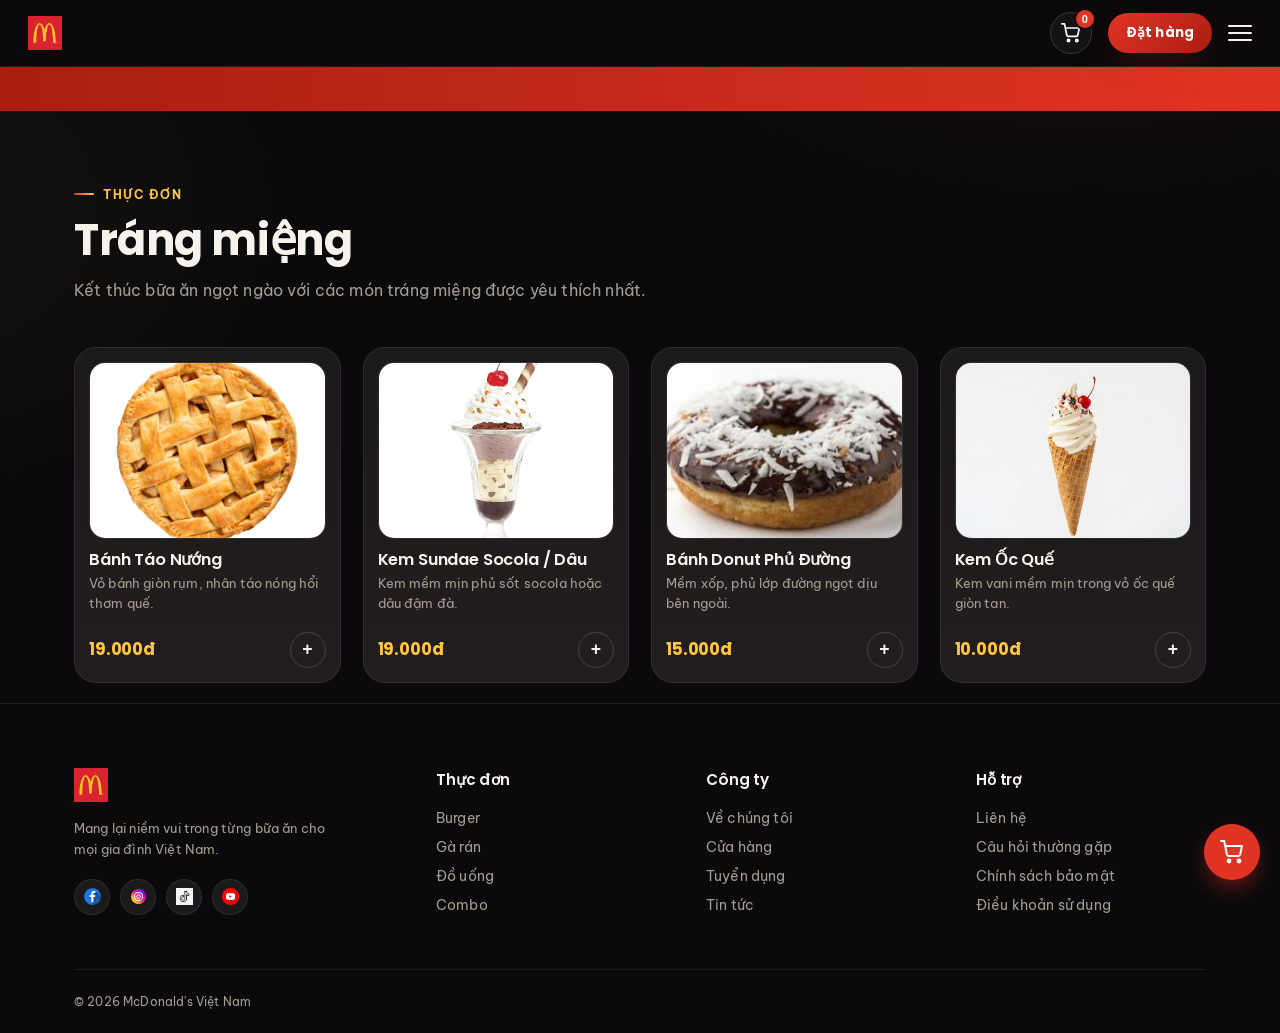
<file: dessert.html>
<!DOCTYPE html>
<html lang="vi">
<head>
<meta name="viewport" content="width=device-width, initial-scale=1.0">
  <meta charset="UTF-8">
  <meta name="viewport" content="width=device-width, initial-scale=1.0">
  <title>Tráng miệng - McDonald's</title>
  <link rel="preconnect" href="https://fonts.googleapis.com">
  <link rel="preconnect" href="https://fonts.gstatic.com" crossorigin>
  <link href="https://fonts.googleapis.com/css2?family=Poppins:wght@500;600;700;800&family=Be+Vietnam+Pro:wght@400;500;600;700;800&display=swap" rel="stylesheet">
  <link rel="stylesheet" href="css/style.css">
  <style>
    /* ===== Nút giỏ hàng trên header ===== */
    .nav-right {
      display: flex;
      align-items: center;
      gap: 16px;
    }
    .cart-btn {
      position: relative;
      display: inline-flex;
      align-items: center;
      justify-content: center;
      width: 42px;
      height: 42px;
      padding: 0;
      border-radius: 50%;
      border: 1px solid rgba(255,255,255,0.14);
      background: rgba(255,255,255,0.04);
      color: #fff;
      cursor: pointer;
      pointer-events: auto;
      transition: background 0.2s ease, border-color 0.2s ease, transform 0.15s ease;
    }
    .cart-btn:hover {
      border-color: var(--yellow);
      background: rgba(255,199,44,0.12);
      transform: translateY(-1px);
    }
    .cart-btn:active {
      transform: translateY(0);
    }
    .cart-btn .cart-icon {
      width: 20px;
      height: 20px;
      pointer-events: none;
    }
    .cart-btn .cart-badge {
      position: absolute;
      top: -3px;
      right: -3px;
      min-width: 18px;
      height: 18px;
      padding: 0 4px;
      border-radius: 999px;
      background: var(--red);
      color: #fff;
      font-size: 11px;
      font-weight: 700;
      line-height: 18px;
      text-align: center;
      box-shadow: 0 0 0 2px #0d0d0d;
      pointer-events: none;
    }
  </style>
</head>
<body>

<!-- ===== HEADER ===== -->
<header>
  <div class="navbar">
    <a href="index.html" class="logo">
      <img src="images/logo/logo.png" alt="McDonald's" onerror="this.style.display='none'; this.nextElementSibling.style.display='inline-flex';">
      <span class="logo-fallback">McDonald's</span>
    </a>
    <nav class="nav-links" id="navLinks">
      <a href="index.html">Trang chủ</a>
      <a href="menu.html">Thực đơn</a>
      <a href="combo.html">Combo</a>
      <a href="breakfast.html">Bữa sáng</a>
      <a href="dessert.html" class="active">Tráng miệng</a>
      <a href="deals.html">Khuyến mãi</a>
      <a href="about.html">Về chúng tôi</a>
      <a href="stores.html">Cửa hàng</a>
      <a href="contact.html">Liên hệ</a>
    </nav>
    <div class="nav-right">
      <!-- NÚT GIỎ HÀNG -->
      <button class="cart-btn" id="cartBtn" aria-label="Giỏ hàng">
        <svg class="cart-icon" viewBox="0 0 24 24" fill="none" stroke="currentColor" stroke-width="2" stroke-linecap="round" stroke-linejoin="round">
          <circle cx="9" cy="21" r="1.4"></circle>
          <circle cx="19" cy="21" r="1.4"></circle>
          <path d="M1 1h3.2l2.68 13.39a2 2 0 0 0 2 1.61h9.3a2 2 0 0 0 2-1.62L22 6H6"></path>
        </svg>
        <span class="cart-badge" id="cartBadge">0</span>
      </button>
      <a href="menu.html" class="btn btn-primary">Đặt hàng</a>
      <button class="burger" id="burgerBtn" aria-label="Mở menu">
        <span></span><span></span><span></span>
      </button>
    </div>
  </div>
</header>

<!-- ===== TICKER ===== -->
<div class="ticker stripes">
  <div class="ticker-track">
    <span>COMBO 1+1 mỗi thứ Ba hàng tuần</span>
    <span>Miễn phí giao hàng cho đơn từ 99.000đ</span>
    <span>Tải app nhận ngay ưu đãi 50.000đ</span>
    <span>Phục vụ Bữa Sáng từ 6:00 - 10:30</span>
    <span>COMBO 1+1 mỗi thứ Ba hàng tuần</span>
    <span>Miễn phí giao hàng cho đơn từ 99.000đ</span>
  </div>
</div>

<!-- ===== NỘI DUNG CHÍNH ===== -->
<main class="container">
  <section class="menu-section">
    <div class="section-head">
      <span class="eyebrow">Thực đơn</span>
      <h2>Tráng miệng</h2>
      <p>Kết thúc bữa ăn ngọt ngào với các món tráng miệng được yêu thích nhất.</p>
    </div>
<div class="menu-grid">
      <div class="item-card">
        <div class="item-img">
          <img src="images/trangmieng/banh_tao_nuong.png" alt="Bánh Táo Nướng" onerror="this.src='https://via.placeholder.com/300x200/DA291C/FFFFFF?text=B%C3%A1nh+T%C3%A1o+N%C6%B0%E1%BB%9Bng'">
        </div>
        <div class="item-info">
          <h4>Bánh Táo Nướng</h4>
          <p>Vỏ bánh giòn rụm, nhân táo nóng hổi thơm quế.</p>
        </div>
        <div class="item-foot">
          <span class="price">19.000đ</span>
          <button class="add-btn">+</button>
        </div>
      </div>

      <div class="item-card">
        <div class="item-img">
          <img src="images/trangmieng/kem_sundae.webp" alt="Kem Sundae" onerror="this.src='https://via.placeholder.com/300x200/DA291C/FFFFFF?text=Kem+Sundae'">
        </div>
        <div class="item-info">
          <h4>Kem Sundae Socola / Dâu</h4>
          <p>Kem mềm mịn phủ sốt socola hoặc dâu đậm đà.</p>
        </div>
        <div class="item-foot">
          <span class="price">19.000đ</span>
          <button class="add-btn">+</button>
        </div>
      </div>

      <div class="item-card">
        <div class="item-img">
          <img src="images/trangmieng/donut.jpg" alt="Donut" onerror="this.src='https://via.placeholder.com/300x200/DA291C/FFFFFF?text=Donut'">
        </div>
        <div class="item-info">
          <h4>Bánh Donut Phủ Đường</h4>
          <p>Mềm xốp, phủ lớp đường ngọt dịu bên ngoài.</p>
        </div>
        <div class="item-foot">
          <span class="price">15.000đ</span>
          <button class="add-btn">+</button>
        </div>
      </div>

      <div class="item-card">
        <div class="item-img">
          <img src="images/trangmieng/kem_oc_que.png" alt="Kem Ốc Quế" onerror="this.src='https://via.placeholder.com/300x200/DA291C/FFFFFF?text=Kem+%E1%BB%90c+Qu%E1%BA%BF'">
        </div>
        <div class="item-info">
          <h4>Kem Ốc Quế</h4>
          <p>Kem vani mềm mịn trong vỏ ốc quế giòn tan.</p>
        </div>
        <div class="item-foot">
          <span class="price">10.000đ</span>
          <button class="add-btn">+</button>
        </div>
      </div>
    </div>
  </section>
</main>

<!-- ===== FOOTER ===== -->
<footer>
  <div class="container">
    <div class="footer-grid">
      <div>
        <div class="footer-logo"><img src="images/logo/logo.png" alt="McDonald's" onerror="this.style.display='none'"></div>
        <p class="footer-p">Mang lại niềm vui trong từng bữa ăn cho mọi gia đình Việt Nam.</p>
        <div class="social-row">
          <a href="https://www.facebook.com/McDonalds/" target="_blank" rel="noopener noreferrer"><img src="images/icons/facebook.png" alt="Facebook" onerror="this.style.opacity='0.2'"></a>
          <a href="https://www.instagram.com/mcdonalds/" target="_blank" rel="noopener noreferrer"><img src="images/icons/instagram.png" alt="Instagram" onerror="this.style.opacity='0.2'"></a>
          <a href="https://www.tiktok.com/@mcdonalds" target="_blank" rel="noopener noreferrer"><img src="images/icons/tiktok.png" alt="TikTok" onerror="this.style.opacity='0.2'"></a>
          <a href="https://www.youtube.com/@McDonalds" target="_blank" rel="noopener noreferrer"><img src="images/icons/youtube.png" alt="YouTube" onerror="this.style.opacity='0.2'"></a>
        </div>
      </div>
      <div>
        <h5>Thực đơn</h5>
        <ul>
          <li><a href="menu.html#burger">Burger</a></li>
          <li><a href="menu.html#ga">Gà rán</a></li>
          <li><a href="menu.html#drinks">Đồ uống</a></li>
          <li><a href="combo.html">Combo</a></li>
        </ul>
      </div>
      <div>
        <h5>Công ty</h5>
        <ul>
          <li><a href="about.html">Về chúng tôi</a></li>
          <li><a href="stores.html">Cửa hàng</a></li>
          <li><a href="#">Tuyển dụng</a></li>
          <li><a href="#">Tin tức</a></li>
        </ul>
      </div>
      <div>
        <h5>Hỗ trợ</h5>
        <ul>
          <li><a href="contact.html">Liên hệ</a></li>
          <li><a href="#">Câu hỏi thường gặp</a></li>
          <li><a href="#">Chính sách bảo mật</a></li>
          <li><a href="#">Điều khoản sử dụng</a></li>
        </ul>
      </div>
    </div>
    <div class="footer-bottom">
      <span>© 2026 McDonald's Việt Nam</span>
    </div>
  </div>
</footer>

<!-- NÚT GIỎ HÀNG NỔI (FLOAT) -->
<a href="cart.html" class="float-cart" id="floatCart" style="z-index:120; background:var(--red); width:56px; height:56px; border-radius:50%; display:flex; align-items:center; justify-content:center; box-shadow:0 10px 24px -6px rgba(218,41,28,.65); position:fixed; bottom:20px; right:20px; text-decoration:none;">
  <svg viewBox="0 0 24 24" fill="none" stroke="#fff" stroke-width="2" stroke-linecap="round" stroke-linejoin="round" style="width:24px;height:24px;pointer-events:none;">
    <circle cx="9" cy="21" r="1.4"></circle>
    <circle cx="19" cy="21" r="1.4"></circle>
    <path d="M1 1h3.2l2.68 13.39a2 2 0 0 0 2 1.61h9.3a2 2 0 0 0 2-1.62L22 6H6"></path>
  </svg>
</a>

<script src="js/main.js"></script>
</body>
</html>
</file>
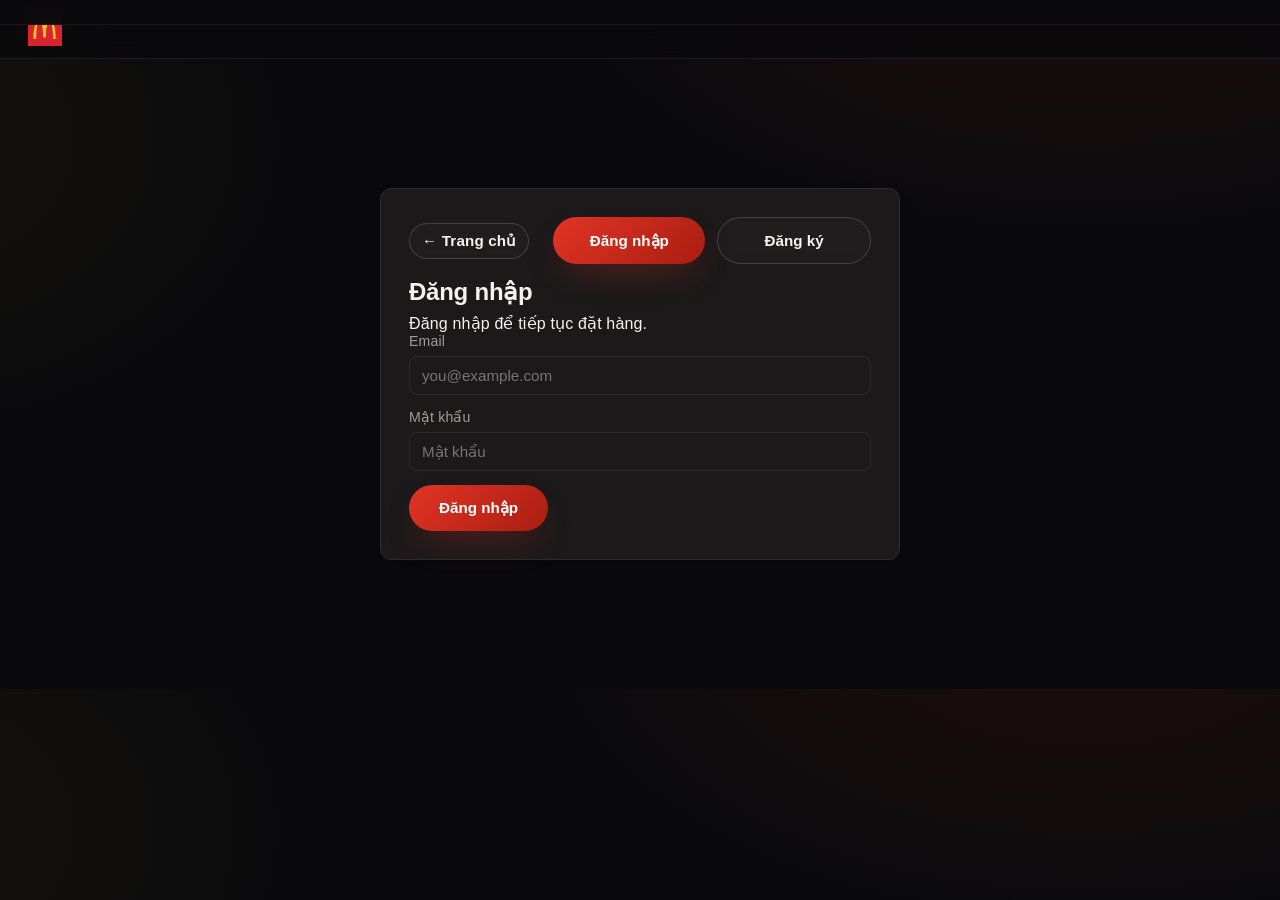
<file: login.html>
<!doctype html>
<html lang="vi">
<head>
<meta name="viewport" content="width=device-width, initial-scale=1.0">
  <meta charset="utf-8">
  <meta name="viewport" content="width=device-width,initial-scale=1">
  <title>Đăng nhập - McDonald's</title>
  <link rel="stylesheet" href="css/style.css">
  <style>
    .auth-page{min-height:70vh;display:flex;align-items:center;justify-content:center;padding:40px 16px}
    .auth-card{width:100%;max-width:520px;background:var(--card);border:1px solid var(--border);border-radius:12px;padding:28px}
    .auth-card h2{margin:0 0 8px}
    .form-row{margin-bottom:14px}
    .form-row input{width:100%;padding:10px 12px;border:1px solid var(--border);background:transparent;color:var(--text);border-radius:8px}
    .btn-row{display:flex;gap:12px;align-items:center}
    .toast{position:fixed;right:20px;top:20px;background:#3CC468;color:#06210a;padding:10px 14px;border-radius:8px;box-shadow:0 6px 20px rgba(0,0,0,0.25);display:none}
  </style>
</head>
<body>
  <header>
    <div class="navbar">
      <a href="index.html" class="logo"><img src="images/logo/logo.png" alt="McDonald's" onerror="this.style.display='none'"></a>
      <nav class="nav-links" id="navLinks">
        <a href="index.html">Trang chủ</a>
        <a href="menu.html">Thực đơn</a>
      </nav>
    </div>
  </header>

  <main class="auth-page">
    <div class="auth-card">
      <div style="display:flex;gap:12px;margin-bottom:14px;align-items:center;justify-content:space-between;">
        <a href="index.html" class="btn btn-secondary" style="padding:8px 12px; font-weight:600;">← Trang chủ</a>
        <div style="display:flex;gap:12px;flex:1;margin-left:12px;">
        <button id="tabLogin" class="btn btn-primary" style="flex:1">Đăng nhập</button>
        <button id="tabRegister" class="btn btn-secondary" style="flex:1">Đăng ký</button>
        </div>
      </div>

      <div id="loginPanel">
        <h2>Đăng nhập</h2>
        <p>Đăng nhập để tiếp tục đặt hàng.</p>
        <form id="loginForm">
          <div class="form-row">
            <label for="email">Email</label>
            <input id="email" type="email" placeholder="you@example.com" required>
          </div>
          <div class="form-row">
            <label for="password">Mật khẩu</label>
            <input id="password" type="password" placeholder="Mật khẩu" required>
          </div>
          <div class="btn-row">
            <button class="btn btn-primary" type="submit">Đăng nhập</button>
          </div>
        </form>
      </div>

      <div id="registerPanel" style="display:none;margin-top:6px;">
        <h2>Đăng ký</h2>
        <p>Tạo tài khoản để lưu đơn hàng và nhận ưu đãi.</p>
        <form id="inlineRegisterForm">
          <div class="form-row">
            <label for="name">Họ tên</label>
            <input id="name" type="text" placeholder="Nguyễn Văn A" required>
          </div>
          <div class="form-row">
            <label for="regEmail">Email</label>
            <input id="regEmail" type="email" placeholder="you@example.com" required>
          </div>
          <div class="form-row">
            <label for="regPassword">Mật khẩu</label>
            <input id="regPassword" type="password" placeholder="Mật khẩu" required>
          </div>
          <div class="form-row">
            <label for="confirm">Xác nhận mật khẩu</label>
            <input id="confirm" type="password" placeholder="Nhập lại mật khẩu" required>
          </div>
          <div class="btn-row">
            <button class="btn btn-primary" type="submit">Đăng ký</button>
          </div>
        </form>
      </div>
    </div>
  </main>

  <div id="toast" class="toast" role="status" aria-live="polite"></div>

<script>
  function showToast(msg){
    const t = document.getElementById('toast');
    t.textContent = msg; t.style.display = 'block';
    setTimeout(()=> t.style.display='none',1600);
  }

  document.getElementById('loginForm').addEventListener('submit', function(e){
    e.preventDefault();
    const email = document.getElementById('email').value.trim();
    const password = document.getElementById('password').value;

    if (!email || !password){
      showToast('Vui lòng điền đủ thông tin');
      return;
    }

    // Simple mock auth: check localStorage users
    try{
      const users = JSON.parse(localStorage.getItem('mcdUsers')||'[]');
      const match = users.find(u=>u.email===email && u.password===password);
      if (match){
        localStorage.setItem('mcdUser', JSON.stringify({email: match.email, name: match.name || ''}));
        showToast('Đăng nhập thành công');
        setTimeout(()=> window.location.href='index.html',800);
      } else {
        showToast('Sai email hoặc mật khẩu');
      }
    } catch(err){
      showToast('Lỗi nội bộ');
    }
  });
  // Tab toggle
  const tabLogin = document.getElementById('tabLogin');
  const tabRegister = document.getElementById('tabRegister');
  const loginPanel = document.getElementById('loginPanel');
  const registerPanel = document.getElementById('registerPanel');

  function showRegister(){
    loginPanel.style.display='none';
    registerPanel.style.display='block';
    tabLogin.classList.remove('btn-primary'); tabLogin.classList.add('btn-secondary');
    tabRegister.classList.remove('btn-secondary'); tabRegister.classList.add('btn-primary');
  }
  function showLogin(){
    loginPanel.style.display='block';
    registerPanel.style.display='none';
    tabLogin.classList.remove('btn-secondary'); tabLogin.classList.add('btn-primary');
    tabRegister.classList.remove('btn-primary'); tabRegister.classList.add('btn-secondary');
  }
  tabLogin.addEventListener('click', showLogin);
  tabRegister.addEventListener('click', showRegister);

  // Inline register handler
  document.getElementById('inlineRegisterForm').addEventListener('submit', function(e){
    e.preventDefault();
    const name = document.getElementById('name').value.trim();
    const email = document.getElementById('regEmail').value.trim();
    const password = document.getElementById('regPassword').value;
    const confirm = document.getElementById('confirm').value;
    if(!name || !email || !password){ showToast('Vui lòng điền đủ thông tin'); return; }
    if(password !== confirm){ showToast('Mật khẩu không khớp'); return; }
    if(password.length < 6){ showToast('Mật khẩu ít nhất 6 ký tự'); return; }
    try{
      const users = JSON.parse(localStorage.getItem('mcdUsers')||'[]');
      if(users.find(u=>u.email===email)){
        showToast('Email đã được sử dụng');
        return;
      }
      users.push({name, email, password});
      localStorage.setItem('mcdUsers', JSON.stringify(users));
      showToast('Đăng ký thành công');
      setTimeout(()=> showLogin(),900);
    }catch(err){ showToast('Lỗi lưu trữ'); }
  });
</script>
</body>
</html>
</file>
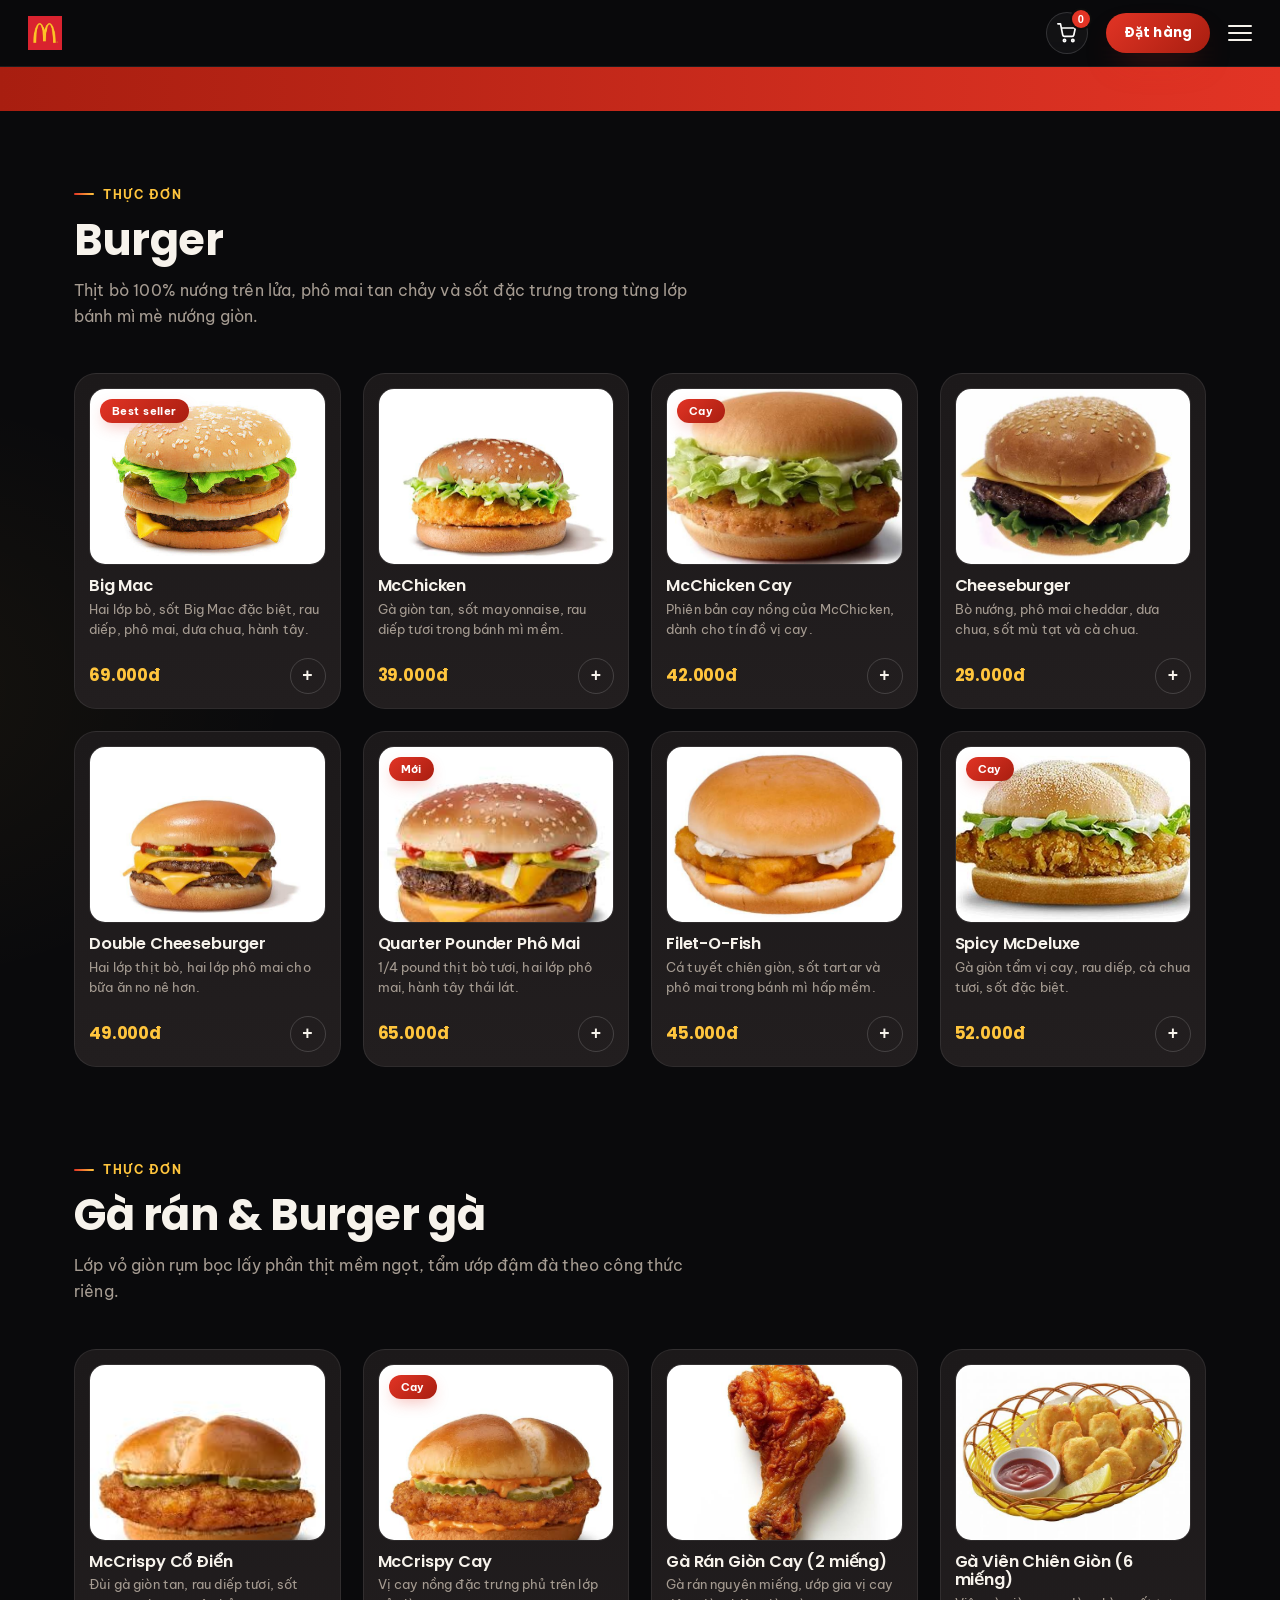
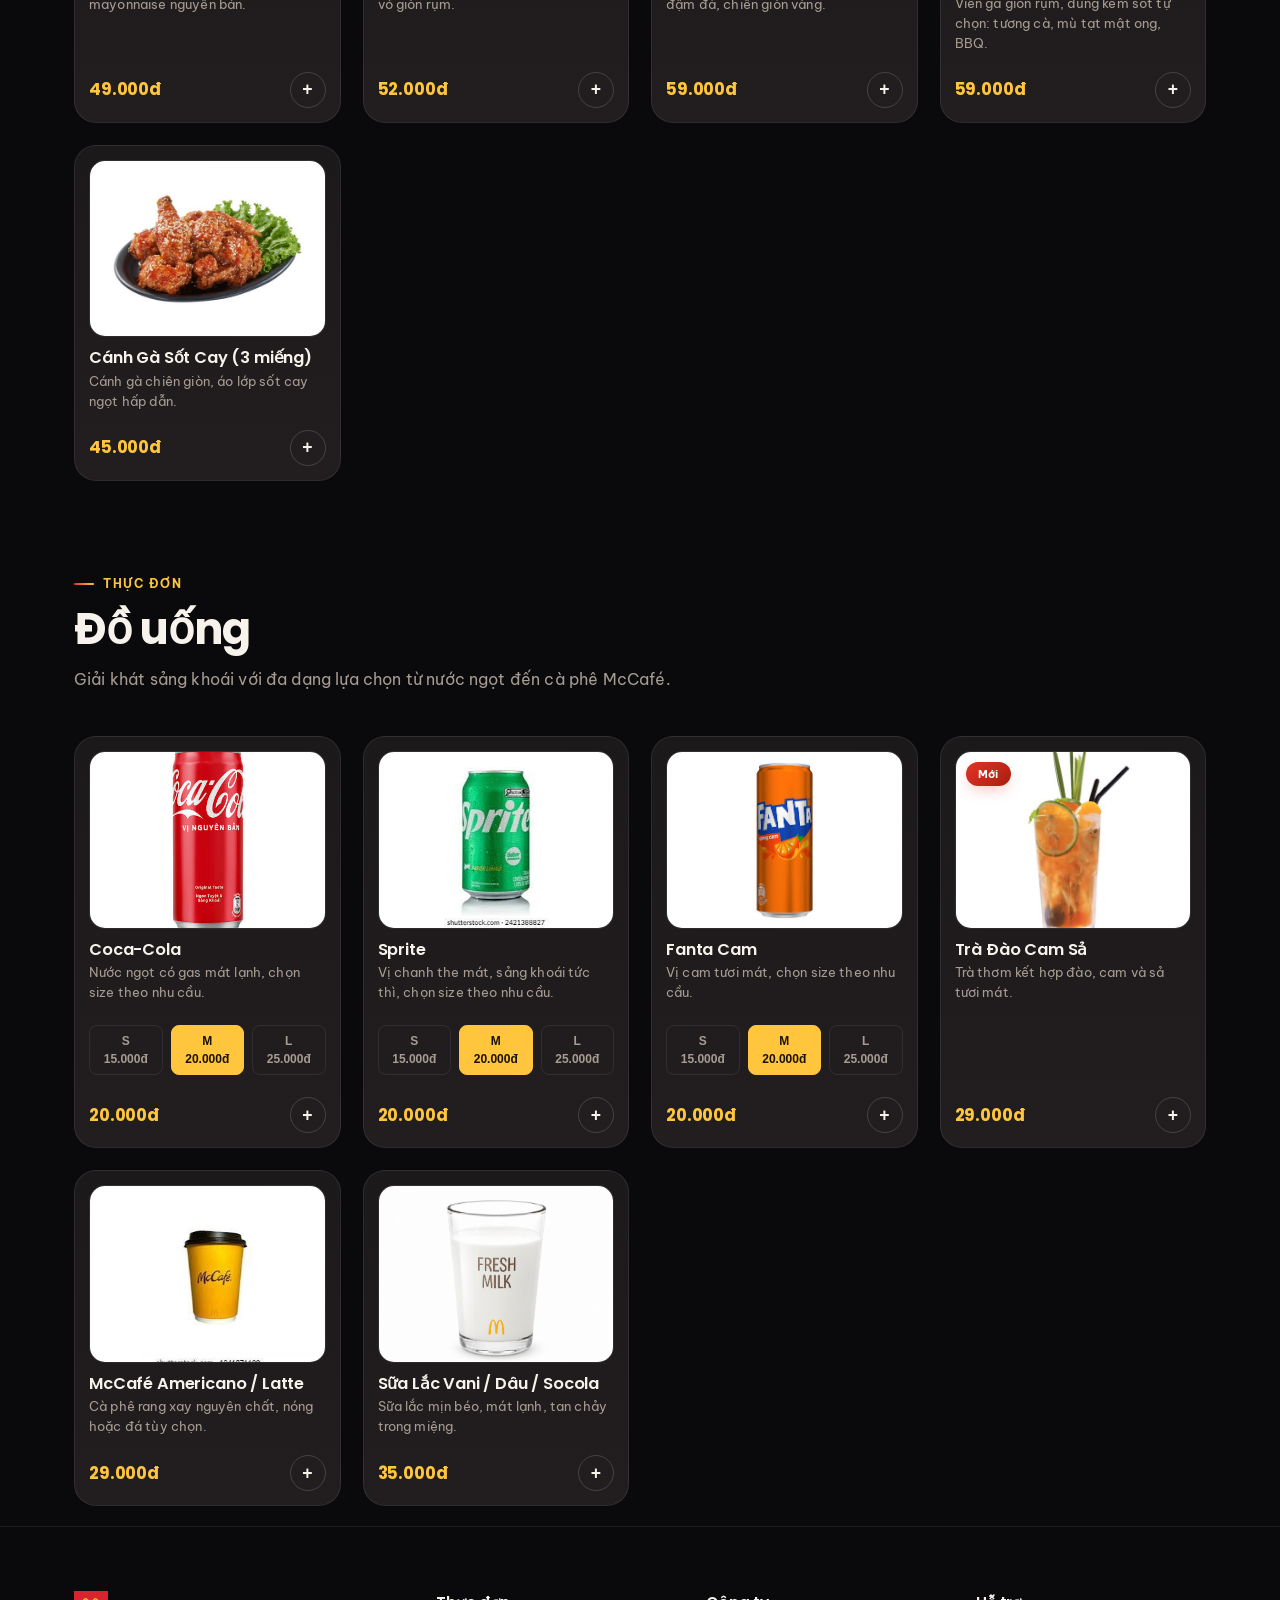
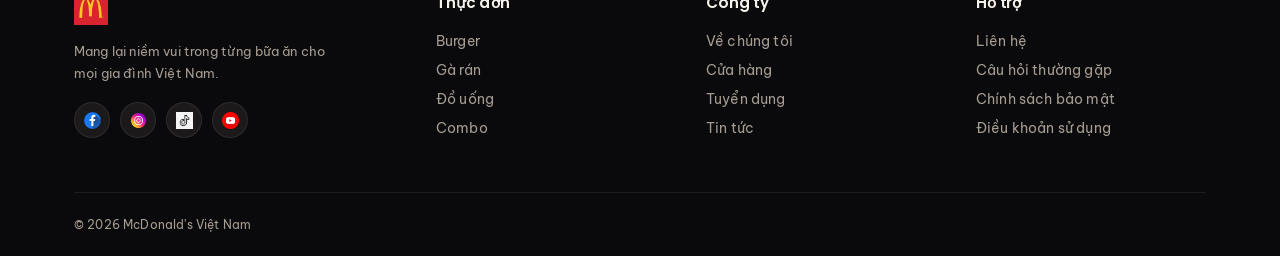
<file: menu.html>
<!DOCTYPE html>
<html lang="vi">
<head>
<meta name="viewport" content="width=device-width, initial-scale=1.0">
  <meta charset="UTF-8">
  <meta name="viewport" content="width=device-width, initial-scale=1.0">
  <title>Thực đơn - McDonald's</title>
  <link rel="preconnect" href="https://fonts.googleapis.com">
  <link rel="preconnect" href="https://fonts.gstatic.com" crossorigin>
  <link href="https://fonts.googleapis.com/css2?family=Poppins:wght@500;600;700;800&family=Be+Vietnam+Pro:wght@400;500;600;700;800&display=swap" rel="stylesheet">
  <link rel="stylesheet" href="css/style.css">
  <style>
    /* ===== Nút giỏ hàng trên header ===== */
    .nav-links {
      flex-wrap: nowrap;
      gap: clamp(10px, 1.6vw, 26px);
    }
    .nav-links a {
      white-space: nowrap;
    }
    .nav-right {
      display: flex;
      align-items: center;
      flex-shrink: 0;
      gap: clamp(10px, 1.4vw, 22px);
      margin-left: clamp(10px, 2vw, 28px);
    }
    .cart-btn {
      position: relative;
      display: inline-flex;
      align-items: center;
      justify-content: center;
      width: 42px;
      height: 42px;
      padding: 0;
      border-radius: 50%;
      border: 1px solid rgba(255,255,255,0.14);
      background: rgba(255,255,255,0.04);
      color: #fff;
      cursor: pointer;
      pointer-events: auto;
      transition: background 0.2s ease, border-color 0.2s ease, transform 0.15s ease;
    }
    .cart-btn:hover {
      border-color: var(--yellow);
      background: rgba(255,199,44,0.12);
      transform: translateY(-1px);
    }
    .cart-btn:active {
      transform: translateY(0);
    }
    .cart-btn .cart-icon {
      width: 20px;
      height: 20px;
      pointer-events: none;
    }
    .cart-btn .cart-badge {
      position: absolute;
      top: -3px;
      right: -3px;
      min-width: 18px;
      height: 18px;
      padding: 0 4px;
      border-radius: 999px;
      background: var(--red);
      color: #fff;
      font-size: 11px;
      font-weight: 700;
      line-height: 18px;
      text-align: center;
      box-shadow: 0 0 0 2px #0d0d0d;
      pointer-events: none;
    }

    /* ===== Bộ chọn size (S/M/L) cho món có nhiều kích cỡ ===== */
    .size-selector {
      display: flex;
      gap: 8px;
      margin: 10px 0 4px;
    }
    .size-btn {
      flex: 1;
      padding: 6px 4px;
      border-radius: 8px;
      border: 1px solid var(--border);
      background: transparent;
      color: var(--text-soft);
      font-size: 12px;
      font-weight: 600;
      line-height: 1.5;
      cursor: pointer;
      transition: all 0.2s ease;
    }
    .size-btn:hover {
      border-color: var(--yellow);
      color: var(--yellow);
    }
    .size-btn.active {
      background: var(--yellow);
      border-color: var(--yellow);
      color: #1a1200;
    }
  </style></head>
<body>

<!-- ===== HEADER ===== -->
<header>
  <div class="navbar">
    <a href="index.html" class="logo">
      <img src="images/logo/logo.png" alt="McDonald's" onerror="this.style.display='none'; this.nextElementSibling.style.display='inline-flex';">
      <span class="logo-fallback">McDonald's</span>
    </a>
    <nav class="nav-links" id="navLinks">
      <a href="index.html">Trang chủ</a>
      <a href="menu.html" class="active">Thực đơn</a>
      <a href="combo.html">Combo</a>
      <a href="breakfast.html">Bữa sáng</a>
      <a href="dessert.html">Tráng miệng</a>
      <a href="deals.html">Khuyến mãi</a>
      <a href="about.html">Về chúng tôi</a>
      <a href="stores.html">Cửa hàng</a>
      <a href="contact.html">Liên hệ</a>
    </nav>
    <div class="nav-right">
      <!-- NÚT GIỎ HÀNG -->
      <button class="cart-btn" id="cartBtn" aria-label="Giỏ hàng">
        <svg class="cart-icon" viewBox="0 0 24 24" fill="none" stroke="currentColor" stroke-width="2" stroke-linecap="round" stroke-linejoin="round">
          <circle cx="9" cy="21" r="1.4"></circle>
          <circle cx="19" cy="21" r="1.4"></circle>
          <path d="M1 1h3.2l2.68 13.39a2 2 0 0 0 2 1.61h9.3a2 2 0 0 0 2-1.62L22 6H6"></path>
        </svg>
        <span class="cart-badge" id="cartBadge">0</span>
      </button>
      <a href="menu.html" class="btn btn-primary">Đặt hàng</a>
      <button class="burger" id="burgerBtn" aria-label="Mở menu"><span></span><span></span><span></span></button>
    </div>
  </div>
</header>

<!-- ===== TICKER ===== -->
<div class="ticker stripes">
  <div class="ticker-track">
    <span>COMBO 1+1 mỗi thứ Ba hàng tuần</span>
    <span>Miễn phí giao hàng cho đơn từ 99.000đ</span>
    <span>Tải app nhận ngay ưu đãi 50.000đ</span>
    <span>Phục vụ Bữa Sáng từ 6:00 - 10:30</span>
    <span>COMBO 1+1 mỗi thứ Ba hàng tuần</span>
    <span>Miễn phí giao hàng cho đơn từ 99.000đ</span>
  </div>
</div>

<!-- ===== NỘI DUNG CHÍNH ===== -->
<main class="container">

  <!-- BURGER -->
  <section class="menu-section" id="burger">
    <div class="section-head">
      <span class="eyebrow">Thực đơn</span>
      <h2>Burger</h2>
      <p>Thịt bò 100% nướng trên lửa, phô mai tan chảy và sốt đặc trưng trong từng lớp bánh mì mè nướng giòn.</p>
    </div>
    <div class="menu-grid">
      <!-- Big Mac -->
      <div class="item-card">
        <div class="item-img"><span class="tag">Best seller</span><img src="images/menu/burger/big-mac.jpg" alt="Big Mac" onerror="this.src='https://via.placeholder.com/300x200/DA291C/FFFFFF?text=Big+Mac'"></div>
        <div class="item-info"><h4>Big Mac</h4><p>Hai lớp bò, sốt Big Mac đặc biệt, rau diếp, phô mai, dưa chua, hành tây.</p></div>
        <div class="item-foot"><span class="price">69.000đ</span><button class="add-btn">+</button></div>
      </div>
      <!-- McChicken -->
      <div class="item-card">
        <div class="item-img"><img src="images/menu/burger/mcchicken.jpg" alt="McChicken" onerror="this.src='https://via.placeholder.com/300x200/DA291C/FFFFFF?text=McChicken'"></div>
        <div class="item-info"><h4>McChicken</h4><p>Gà giòn tan, sốt mayonnaise, rau diếp tươi trong bánh mì mềm.</p></div>
        <div class="item-foot"><span class="price">39.000đ</span><button class="add-btn">+</button></div>
      </div>
      <!-- McChicken Cay -->
      <div class="item-card">
        <div class="item-img"><span class="tag">Cay</span><img src="images/menu/burger/mcchicken-cay.jpg" alt="McChicken Cay" onerror="this.src='https://via.placeholder.com/300x200/DA291C/FFFFFF?text=McChicken+Cay'"></div>
        <div class="item-info"><h4>McChicken Cay</h4><p>Phiên bản cay nồng của McChicken, dành cho tín đồ vị cay.</p></div>
        <div class="item-foot"><span class="price">42.000đ</span><button class="add-btn">+</button></div>
      </div>
      <!-- Cheeseburger -->
      <div class="item-card">
        <div class="item-img"><img src="images/menu/burger/cheeseburger.jpg" alt="Cheeseburger" onerror="this.src='https://via.placeholder.com/300x200/DA291C/FFFFFF?text=Cheeseburger'"></div>
        <div class="item-info"><h4>Cheeseburger</h4><p>Bò nướng, phô mai cheddar, dưa chua, sốt mù tạt và cà chua.</p></div>
        <div class="item-foot"><span class="price">29.000đ</span><button class="add-btn">+</button></div>
      </div>
      <!-- Double Cheeseburger -->
      <div class="item-card">
        <div class="item-img"><img src="images/menu/burger/double-cheeseburger.jpg" alt="Double Cheeseburger" onerror="this.src='https://via.placeholder.com/300x200/DA291C/FFFFFF?text=Double+Cheeseburger'"></div>
        <div class="item-info"><h4>Double Cheeseburger</h4><p>Hai lớp thịt bò, hai lớp phô mai cho bữa ăn no nê hơn.</p></div>
        <div class="item-foot"><span class="price">49.000đ</span><button class="add-btn">+</button></div>
      </div>
      <!-- Quarter Pounder -->
      <div class="item-card">
        <div class="item-img"><span class="tag">Mới</span><img src="images/menu/burger/quarter-pounder.jpg" alt="Quarter Pounder" onerror="this.src='https://via.placeholder.com/300x200/DA291C/FFFFFF?text=Quarter+Pounder'"></div>
        <div class="item-info"><h4>Quarter Pounder Phô Mai</h4><p>1/4 pound thịt bò tươi, hai lớp phô mai, hành tây thái lát.</p></div>
        <div class="item-foot"><span class="price">65.000đ</span><button class="add-btn">+</button></div>
      </div>
      <!-- Filet-O-Fish -->
      <div class="item-card">
        <div class="item-img"><img src="images/menu/burger/filet-o-fish.jpg" alt="Filet-O-Fish" onerror="this.src='https://via.placeholder.com/300x200/DA291C/FFFFFF?text=Filet-O-Fish'"></div>
        <div class="item-info"><h4>Filet-O-Fish</h4><p>Cá tuyết chiên giòn, sốt tartar và phô mai trong bánh mì hấp mềm.</p></div>
        <div class="item-foot"><span class="price">45.000đ</span><button class="add-btn">+</button></div>
      </div>
      <!-- Spicy McDeluxe -->
      <div class="item-card">
        <div class="item-img"><span class="tag">Cay</span><img src="images/menu/burger/spicy-mcdeluxe.jpg" alt="Spicy McDeluxe" onerror="this.src='https://via.placeholder.com/300x200/DA291C/FFFFFF?text=Spicy+McDeluxe'"></div>
        <div class="item-info"><h4>Spicy McDeluxe</h4><p>Gà giòn tẩm vị cay, rau diếp, cà chua tươi, sốt đặc biệt.</p></div>
        <div class="item-foot"><span class="price">52.000đ</span><button class="add-btn">+</button></div>
      </div>
    </div>
  </section>

  <!-- GÀ RÁN -->
  <section class="menu-section" id="ga">
    <div class="section-head">
      <span class="eyebrow">Thực đơn</span>
      <h2>Gà rán & Burger gà</h2>
      <p>Lớp vỏ giòn rụm bọc lấy phần thịt mềm ngọt, tẩm ướp đậm đà theo công thức riêng.</p>
    </div>
    <div class="menu-grid">
      <!-- McCrispy Cổ Điển -->
      <div class="item-card">
        <div class="item-img"><img src="images/menu/ga-ran/mccrispy-co-dien.jpg" alt="McCrispy Cổ Điển" onerror="this.src='https://via.placeholder.com/300x200/DA291C/FFFFFF?text=McCrispy+C%E1%BB%95+%C4%90i%E1%BB%83n'"></div>
        <div class="item-info"><h4>McCrispy Cổ Điển</h4><p>Đùi gà giòn tan, rau diếp tươi, sốt mayonnaise nguyên bản.</p></div>
        <div class="item-foot"><span class="price">49.000đ</span><button class="add-btn">+</button></div>
      </div>
      <!-- McCrispy Cay -->
      <div class="item-card">
        <div class="item-img"><span class="tag">Cay</span><img src="images/menu/ga-ran/mccrispy-cay.jpg" alt="McCrispy Cay" onerror="this.src='https://via.placeholder.com/300x200/DA291C/FFFFFF?text=McCrispy+Cay'"></div>
        <div class="item-info"><h4>McCrispy Cay</h4><p>Vị cay nồng đặc trưng phủ trên lớp vỏ giòn rụm.</p></div>
        <div class="item-foot"><span class="price">52.000đ</span><button class="add-btn">+</button></div>
      </div>
      <!-- Gà Rán Giòn Cay -->
      <div class="item-card">
        <div class="item-img"><img src="images/menu/ga-ran/ga-ran-gion-cay.jpg" alt="Gà Rán Giòn Cay" onerror="this.src='https://via.placeholder.com/300x200/DA291C/FFFFFF?text=G%C3%A0+R%C3%A1n+Gi%C3%B2n+Cay'"></div>
        <div class="item-info"><h4>Gà Rán Giòn Cay (2 miếng)</h4><p>Gà rán nguyên miếng, ướp gia vị cay đậm đà, chiên giòn vàng.</p></div>
        <div class="item-foot"><span class="price">59.000đ</span><button class="add-btn">+</button></div>
      </div>
      <!-- Gà Viên Chiên Giòn -->
      <div class="item-card">
        <div class="item-img"><img src="images/menu/ga-ran/ga-vien-chien-gion.jpg" alt="Gà Viên Chiên Giòn" onerror="this.src='https://via.placeholder.com/300x200/DA291C/FFFFFF?text=G%C3%A0+Vi%C3%AAn+Chi%C3%AAn+Gi%C3%B2n'"></div>
        <div class="item-info"><h4>Gà Viên Chiên Giòn (6 miếng)</h4><p>Viên gà giòn rụm, dùng kèm sốt tự chọn: tương cà, mù tạt mật ong, BBQ.</p></div>
        <div class="item-foot"><span class="price">59.000đ</span><button class="add-btn">+</button></div>
      </div>
      <!-- Cánh Gà Sốt Cay -->
      <div class="item-card">
        <div class="item-img"><img src="images/menu/ga-ran/canh-ga-sot-cay.jpg" alt="Cánh Gà Sốt Cay" onerror="this.src='https://via.placeholder.com/300x200/DA291C/FFFFFF?text=C%C3%A1nh+G%C3%A0+S%E1%BB%91t+Cay'"></div>
        <div class="item-info"><h4>Cánh Gà Sốt Cay (3 miếng)</h4><p>Cánh gà chiên giòn, áo lớp sốt cay ngọt hấp dẫn.</p></div>
        <div class="item-foot"><span class="price">45.000đ</span><button class="add-btn">+</button></div>
      </div>
    </div>
  </section>

  <!-- ĐỒ UỐNG -->
  <section class="menu-section" id="drinks">
    <div class="section-head">
      <span class="eyebrow">Thực đơn</span>
      <h2>Đồ uống</h2>
      <p>Giải khát sảng khoái với đa dạng lựa chọn từ nước ngọt đến cà phê McCafé.</p>
    </div>
    <div class="menu-grid">
      <!-- Coca-Cola -->
      <div class="item-card">
        <div class="item-img"><img src="images/menu/do-uong/coca-cola.jpg" alt="Coca-Cola" onerror="this.src='https://via.placeholder.com/300x200/DA291C/FFFFFF?text=Coca-Cola'"></div>
        <div class="item-info"><h4>Coca-Cola</h4><p>Nước ngọt có gas mát lạnh, chọn size theo nhu cầu.</p></div>
        <div class="size-selector">
          <button type="button" class="size-btn" data-size="S" data-price="15000">S<br>15.000đ</button>
          <button type="button" class="size-btn active" data-size="M" data-price="20000">M<br>20.000đ</button>
          <button type="button" class="size-btn" data-size="L" data-price="25000">L<br>25.000đ</button>
        </div>
        <div class="item-foot"><span class="price">20.000đ</span><button class="add-btn">+</button></div>
      </div>
      <!-- Sprite -->
      <div class="item-card">
        <div class="item-img"><img src="images/menu/do-uong/sprite.jpg" alt="Sprite" onerror="this.src='https://via.placeholder.com/300x200/DA291C/FFFFFF?text=Sprite'"></div>
        <div class="item-info"><h4>Sprite</h4><p>Vị chanh the mát, sảng khoái tức thì, chọn size theo nhu cầu.</p></div>
        <div class="size-selector">
          <button type="button" class="size-btn" data-size="S" data-price="15000">S<br>15.000đ</button>
          <button type="button" class="size-btn active" data-size="M" data-price="20000">M<br>20.000đ</button>
          <button type="button" class="size-btn" data-size="L" data-price="25000">L<br>25.000đ</button>
        </div>
        <div class="item-foot"><span class="price">20.000đ</span><button class="add-btn">+</button></div>
      </div>
      <!-- Fanta Cam -->
      <div class="item-card">
        <div class="item-img"><img src="images/menu/do-uong/fanta-cam.jpg" alt="Fanta Cam" onerror="this.src='https://via.placeholder.com/300x200/DA291C/FFFFFF?text=Fanta+Cam'"></div>
        <div class="item-info"><h4>Fanta Cam</h4><p>Vị cam tươi mát, chọn size theo nhu cầu.</p></div>
        <div class="size-selector">
          <button type="button" class="size-btn" data-size="S" data-price="15000">S<br>15.000đ</button>
          <button type="button" class="size-btn active" data-size="M" data-price="20000">M<br>20.000đ</button>
          <button type="button" class="size-btn" data-size="L" data-price="25000">L<br>25.000đ</button>
        </div>
        <div class="item-foot"><span class="price">20.000đ</span><button class="add-btn">+</button></div>
      </div>
      <!-- Trà Đào Cam Sả -->
      <div class="item-card">
        <div class="item-img"><span class="tag">Mới</span><img src="images/menu/do-uong/tra-dao-cam-sa.jpg" alt="Trà Đào Cam Sả" onerror="this.src='https://via.placeholder.com/300x200/DA291C/FFFFFF?text=Tr%C3%A0+%C4%90%C3%A0o+Cam+S%E1%BA%A3'"></div>
        <div class="item-info"><h4>Trà Đào Cam Sả</h4><p>Trà thơm kết hợp đào, cam và sả tươi mát.</p></div>
        <div class="item-foot"><span class="price">29.000đ</span><button class="add-btn">+</button></div>
      </div>
      <!-- McCafé -->
      <div class="item-card">
        <div class="item-img"><img src="images/menu/do-uong/mccafe.jpg" alt="McCafé" onerror="this.src='https://via.placeholder.com/300x200/DA291C/FFFFFF?text=McCaf%C3%A9'"></div>
        <div class="item-info"><h4>McCafé Americano / Latte</h4><p>Cà phê rang xay nguyên chất, nóng hoặc đá tùy chọn.</p></div>
        <div class="item-foot"><span class="price">29.000đ</span><button class="add-btn">+</button></div>
      </div>
      <!-- Sữa Lắc -->
      <div class="item-card">
        <div class="item-img"><img src="images/menu/do-uong/sua-lac.jpg" alt="Sữa Lắc" onerror="this.src='https://via.placeholder.com/300x200/DA291C/FFFFFF?text=S%E1%BB%AFa+L%E1%BA%AFc'"></div>
        <div class="item-info"><h4>Sữa Lắc Vani / Dâu / Socola</h4><p>Sữa lắc mịn béo, mát lạnh, tan chảy trong miệng.</p></div>
        <div class="item-foot"><span class="price">35.000đ</span><button class="add-btn">+</button></div>
      </div>
    </div>
  </section>

</main>

<!-- ===== FOOTER ===== -->
<footer>
  <div class="container">
    <div class="footer-grid">
      <div>
        <div class="footer-logo"><img src="images/logo/logo.png" alt="McDonald's" onerror="this.style.display='none'"></div>
        <p class="footer-p">Mang lại niềm vui trong từng bữa ăn cho mọi gia đình Việt Nam.</p>
        <div class="social-row">
          <a href="https://www.facebook.com/McDonalds/" target="_blank" rel="noopener noreferrer"><img src="images/icons/facebook.png" alt="Facebook" onerror="this.style.opacity='0.2'"></a>
          <a href="https://www.instagram.com/mcdonalds/" target="_blank" rel="noopener noreferrer"><img src="images/icons/instagram.png" alt="Instagram" onerror="this.style.opacity='0.2'"></a>
          <a href="https://www.tiktok.com/@mcdonalds" target="_blank" rel="noopener noreferrer"><img src="images/icons/tiktok.png" alt="TikTok" onerror="this.style.opacity='0.2'"></a>
          <a href="https://www.youtube.com/@McDonalds" target="_blank" rel="noopener noreferrer"><img src="images/icons/youtube.png" alt="YouTube" onerror="this.style.opacity='0.2'"></a>
        </div>
      </div>
      <div>
        <h5>Thực đơn</h5>
        <ul>
          <li><a href="menu.html#burger">Burger</a></li>
          <li><a href="menu.html#ga">Gà rán</a></li>
          <li><a href="menu.html#drinks">Đồ uống</a></li>
          <li><a href="combo.html">Combo</a></li>
        </ul>
      </div>
      <div>
        <h5>Công ty</h5>
        <ul>
          <li><a href="about.html">Về chúng tôi</a></li>
          <li><a href="stores.html">Cửa hàng</a></li>
          <li><a href="#">Tuyển dụng</a></li>
          <li><a href="#">Tin tức</a></li>
        </ul>
      </div>
      <div>
        <h5>Hỗ trợ</h5>
        <ul>
          <li><a href="contact.html">Liên hệ</a></li>
          <li><a href="#">Câu hỏi thường gặp</a></li>
          <li><a href="#">Chính sách bảo mật</a></li>
          <li><a href="#">Điều khoản sử dụng</a></li>
        </ul>
      </div>
    </div>
    <div class="footer-bottom">
      <span>© 2026 McDonald's Việt Nam</span>
    </div>
  </div>
</footer>

<script src="js/main.js"></script>
</body>
</html>
</file>
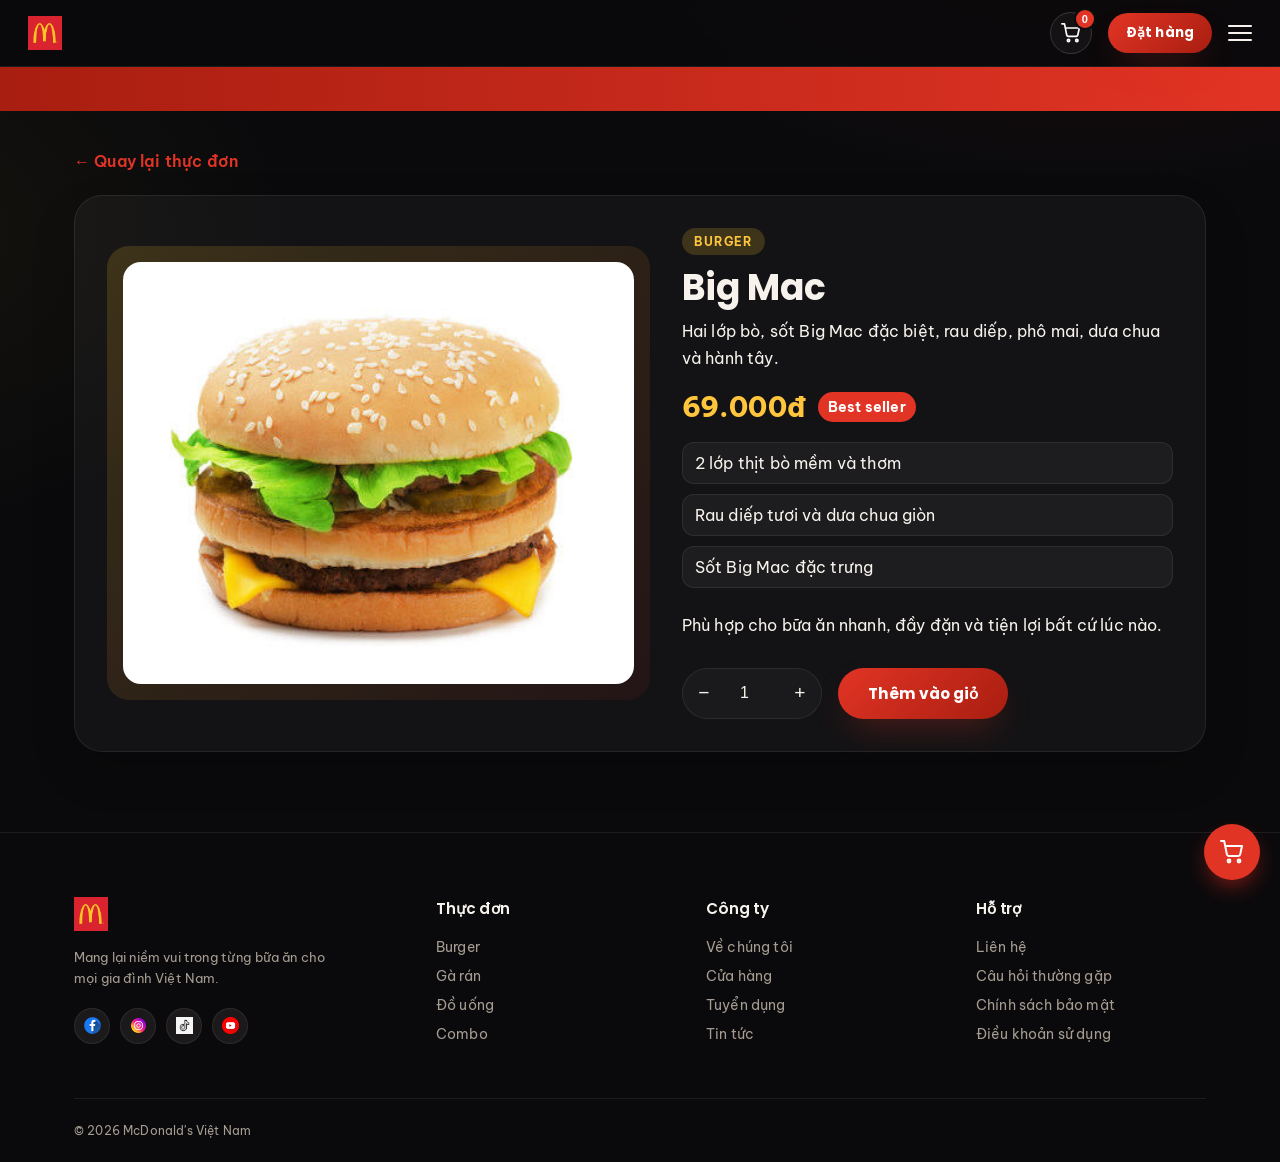
<file: product-detail.html>
<!DOCTYPE html>
<html lang="vi">
<head>
<meta name="viewport" content="width=device-width, initial-scale=1.0">
  <meta charset="UTF-8">
  <meta name="viewport" content="width=device-width, initial-scale=1.0">
  <title>Cửa hàng - McDonald's</title>
  <link rel="preconnect" href="https://fonts.googleapis.com">
  <link rel="preconnect" href="https://fonts.gstatic.com" crossorigin>
  <link href="https://fonts.googleapis.com/css2?family=Poppins:wght@500;600;700;800&family=Be+Vietnam+Pro:wght@400;500;600;700;800&display=swap" rel="stylesheet">
  <link rel="stylesheet" href="css/style.css">
  <style>
    /* ===== Nút giỏ hàng trên header ===== */
    .nav-right {
      display: flex;
      align-items: center;
      gap: 16px;
    }
    .cart-btn {
      position: relative;
      display: inline-flex;
      align-items: center;
      justify-content: center;
      width: 42px;
      height: 42px;
      padding: 0;
      border-radius: 50%;
      border: 1px solid rgba(255,255,255,0.14);
      background: rgba(255,255,255,0.04);
      color: #fff;
      cursor: pointer;
      pointer-events: auto;
      transition: background 0.2s ease, border-color 0.2s ease, transform 0.15s ease;
    }
    .cart-btn:hover {
      border-color: var(--yellow);
      background: rgba(255,199,44,0.12);
      transform: translateY(-1px);
    }
    .cart-btn:active {
      transform: translateY(0);
    }
    .cart-btn .cart-icon {
      width: 20px;
      height: 20px;
      pointer-events: none;
    }
    .cart-btn .cart-badge {
      position: absolute;
      top: -3px;
      right: -3px;
      min-width: 18px;
      height: 18px;
      padding: 0 4px;
      border-radius: 999px;
      background: var(--red);
      color: #fff;
      font-size: 11px;
      font-weight: 700;
      line-height: 18px;
      text-align: center;
      box-shadow: 0 0 0 2px #0d0d0d;
      pointer-events: none;
    }

    .product-detail-section {
      padding: 40px 0 80px;
    }
    .back-link {
      display: inline-flex;
      align-items: center;
      gap: 8px;
      color: var(--red);
      font-weight: 600;
      margin-bottom: 24px;
      text-decoration: none;
    }
    .product-detail-shell {
      display: grid;
      grid-template-columns: 1.05fr 0.95fr;
      gap: 32px;
      align-items: center;
      background: rgba(255,255,255,0.04);
      border: 1px solid var(--border);
      border-radius: 28px;
      padding: 32px;
      box-shadow: 0 20px 45px rgba(0,0,0,0.16);
    }
    .product-image-wrap {
      border-radius: 22px;
      overflow: hidden;
      background: linear-gradient(135deg, rgba(255,199,44,0.16), rgba(218,41,28,0.08));
      padding: 16px;
    }
    .product-image-wrap img {
      width: 100%;
      max-height: 460px;
      object-fit: cover;
      border-radius: 18px;
      display: block;
    }
    .product-category {
      display: inline-block;
      background: rgba(255,199,44,0.18);
      color: var(--yellow);
      border-radius: 999px;
      padding: 6px 12px;
      font-size: 12px;
      font-weight: 700;
      text-transform: uppercase;
      letter-spacing: .08em;
      margin-bottom: 12px;
    }
    .product-title {
      font-size: 2rem;
      margin: 0 0 12px;
    }
    .product-desc {
      color: var(--muted);
      line-height: 1.7;
      margin-bottom: 18px;
    }
    .product-price-row {
      display: flex;
      align-items: center;
      gap: 12px;
      margin-bottom: 18px;
      flex-wrap: wrap;
    }
    .product-price {
      font-size: 1.7rem;
      font-weight: 800;
      color: var(--yellow);
    }
    .product-badge {
      background: var(--red);
      color: #fff;
      padding: 6px 10px;
      border-radius: 999px;
      font-size: 0.85rem;
      font-weight: 700;
    }
    .product-features {
      list-style: none;
      padding: 0;
      margin: 0 0 24px;
      display: grid;
      gap: 10px;
    }
    .product-features li {
      padding: 10px 12px;
      background: rgba(255,255,255,0.045);
      border: 1px solid rgba(255,255,255,0.08);
      border-radius: 12px;
      color: var(--text);
    }
    .product-extra {
      color: var(--muted);
      line-height: 1.7;
      margin-bottom: 28px;
    }
    .product-actions {
      display: flex;
      gap: 16px;
      flex-wrap: wrap;
    }
    .qty-wrap {
      display: inline-flex;
      align-items: center;
      border: 1px solid var(--border);
      border-radius: 999px;
      overflow: hidden;
      background: rgba(255,255,255,0.03);
    }
    .qty-btn {
      width: 42px;
      height: 42px;
      border: 0;
      background: transparent;
      color: var(--text);
      font-size: 1.2rem;
      cursor: pointer;
    }
    .qty-wrap input {
      width: 54px;
      height: 42px;
      border: 0;
      background: transparent;
      color: var(--text);
      text-align: center;
      outline: none;
      font-size: 1rem;
    }
    @media (max-width: 900px) {
      .product-detail-shell {
        grid-template-columns: 1fr;
      }
    }
  </style>
</head>
<body>

<header>
  <div class="navbar">
    <a href="index.html" class="logo">
      <img src="images/logo/logo.png" alt="McDonald's" onerror="this.style.display='none'; this.nextElementSibling.style.display='inline-flex';">
      <span class="logo-fallback">McDonald's</span>
    </a>
    <nav class="nav-links" id="navLinks">
      <a href="index.html">Trang chủ</a>
      <a href="menu.html">Thực đơn</a>
      <a href="combo.html">Combo</a>
      <a href="breakfast.html">Bữa sáng</a>
      <a href="dessert.html">Tráng miệng</a>
      <a href="deals.html">Khuyến mãi</a>
      <a href="about.html">Về chúng tôi</a>
      <a href="stores.html" class="active">Cửa hàng</a>
      <a href="contact.html">Liên hệ</a>
    </nav>
    <div class="nav-right">
      <!-- NÚT GIỎ HÀNG -->
      <button class="cart-btn" id="cartBtn" aria-label="Giỏ hàng">
        <svg class="cart-icon" viewBox="0 0 24 24" fill="none" stroke="currentColor" stroke-width="2" stroke-linecap="round" stroke-linejoin="round">
          <circle cx="9" cy="21" r="1.4"></circle>
          <circle cx="19" cy="21" r="1.4"></circle>
          <path d="M1 1h3.2l2.68 13.39a2 2 0 0 0 2 1.61h9.3a2 2 0 0 0 2-1.62L22 6H6"></path>
        </svg>
        <span class="cart-badge" id="cartBadge">0</span>
      </button>
      <a href="menu.html" class="btn btn-primary">Đặt hàng</a>
      <button class="burger" id="burgerBtn" aria-label="Mở menu">
        <span></span><span></span><span></span>
      </button>
    </div>
  </div>
</header>

<div class="ticker stripes">
  <div class="ticker-track">
    <span>COMBO 1+1 mỗi thứ Ba hàng tuần</span>
    <span>Miễn phí giao hàng cho đơn từ 99.000đ</span>
    <span>Tải app nhận ngay ưu đãi 50.000đ</span>
    <span>Phục vụ Bữa Sáng từ 6:00 - 10:30</span>
    <span>COMBO 1+1 mỗi thứ Ba hàng tuần</span>
    <span>Miễn phí giao hàng cho đơn từ 99.000đ</span>
  </div>
</div>

<main class="container">
  <section class="product-detail-section" data-product-detail-root>
    <a href="menu.html" class="back-link">← Quay lại thực đơn</a>
    <div class="product-detail-shell">
      <div class="product-image-wrap">
        <img class="product-image" src="images/menu/burger/big-mac.jpg" alt="Big Mac">
      </div>
      <div class="product-info">
        <span class="product-category">Burger</span>
        <h2 class="product-title">Big Mac</h2>
        <p class="product-desc">Hai lớp bò, sốt Big Mac đặc biệt, rau diếp, phô mai, dưa chua và hành tây.</p>
        <div class="product-price-row">
          <span class="product-price">69.000đ</span>
          <span class="product-badge">Best seller</span>
        </div>
        <ul class="product-features">
          <li>2 lớp thịt bò mềm và thơm</li>
          <li>Rau diếp tươi và dưa chua giòn</li>
          <li>Sốt Big Mac đặc trưng</li>
        </ul>
        <p class="product-extra">Phù hợp cho bữa ăn nhanh, đầy đặn và tiện lợi bất cứ lúc nào.</p>
        <div class="product-actions">
          <div class="qty-wrap">
            <button type="button" class="qty-btn" data-action="minus">−</button>
            <input id="qtyInput" type="number" min="1" max="10" value="1">
            <button type="button" class="qty-btn" data-action="plus">+</button>
          </div>
          <button id="addToCartBtn" class="btn btn-primary">Thêm vào giỏ</button>
        </div>
      </div>
    </div>
  </section>
</main>

<footer>
  <div class="container">
    <div class="footer-grid">
      <div>
        <div class="footer-logo"><img src="images/logo/logo.png" alt="McDonald's" onerror="this.style.display='none'"></div>
        <p class="footer-p">Mang lại niềm vui trong từng bữa ăn cho mọi gia đình Việt Nam.</p>
        <div class="social-row">
          <a href="https://www.facebook.com/McDonalds/" target="_blank" rel="noopener noreferrer"><img src="images/icons/facebook.png" alt="Facebook" onerror="this.style.opacity='0.2'"></a>
          <a href="https://www.instagram.com/mcdonalds/" target="_blank" rel="noopener noreferrer"><img src="images/icons/instagram.png" alt="Instagram" onerror="this.style.opacity='0.2'"></a>
          <a href="https://www.tiktok.com/@mcdonalds" target="_blank" rel="noopener noreferrer"><img src="images/icons/tiktok.png" alt="TikTok" onerror="this.style.opacity='0.2'"></a>
          <a href="https://www.youtube.com/@McDonalds" target="_blank" rel="noopener noreferrer"><img src="images/icons/youtube.png" alt="YouTube" onerror="this.style.opacity='0.2'"></a>
        </div>
      </div>
      <div>
        <h5>Thực đơn</h5>
        <ul>
          <li><a href="menu.html#burger">Burger</a></li>
          <li><a href="menu.html#ga">Gà rán</a></li>
          <li><a href="menu.html#drinks">Đồ uống</a></li>
          <li><a href="combo.html">Combo</a></li>
        </ul>
      </div>
      <div>
        <h5>Công ty</h5>
        <ul>
          <li><a href="about.html">Về chúng tôi</a></li>
          <li><a href="stores.html">Cửa hàng</a></li>
          <li><a href="#">Tuyển dụng</a></li>
          <li><a href="#">Tin tức</a></li>
        </ul>
      </div>
      <div>
        <h5>Hỗ trợ</h5>
        <ul>
          <li><a href="contact.html">Liên hệ</a></li>
          <li><a href="#">Câu hỏi thường gặp</a></li>
          <li><a href="#">Chính sách bảo mật</a></li>
          <li><a href="#">Điều khoản sử dụng</a></li>
        </ul>
      </div>
    </div>
    <div class="footer-bottom">
      <span>© 2026 McDonald's Việt Nam</span>
    </div>
  </div>
</footer>

<!-- NÚT GIỎ HÀNG NỔI (FLOAT) -->
<a href="cart.html" class="float-cart" id="floatCart" style="z-index:120; background:var(--red); width:56px; height:56px; border-radius:50%; display:flex; align-items:center; justify-content:center; box-shadow:0 10px 24px -6px rgba(218,41,28,.65); position:fixed; bottom:20px; right:20px; text-decoration:none;">
  <svg viewBox="0 0 24 24" fill="none" stroke="#fff" stroke-width="2" stroke-linecap="round" stroke-linejoin="round" style="width:24px;height:24px;pointer-events:none;">
    <circle cx="9" cy="21" r="1.4"></circle>
    <circle cx="19" cy="21" r="1.4"></circle>
    <path d="M1 1h3.2l2.68 13.39a2 2 0 0 0 2 1.61h9.3a2 2 0 0 0 2-1.62L22 6H6"></path>
  </svg>
</a>

<script src="js/main.js"></script>
</body>
</html>
</file>
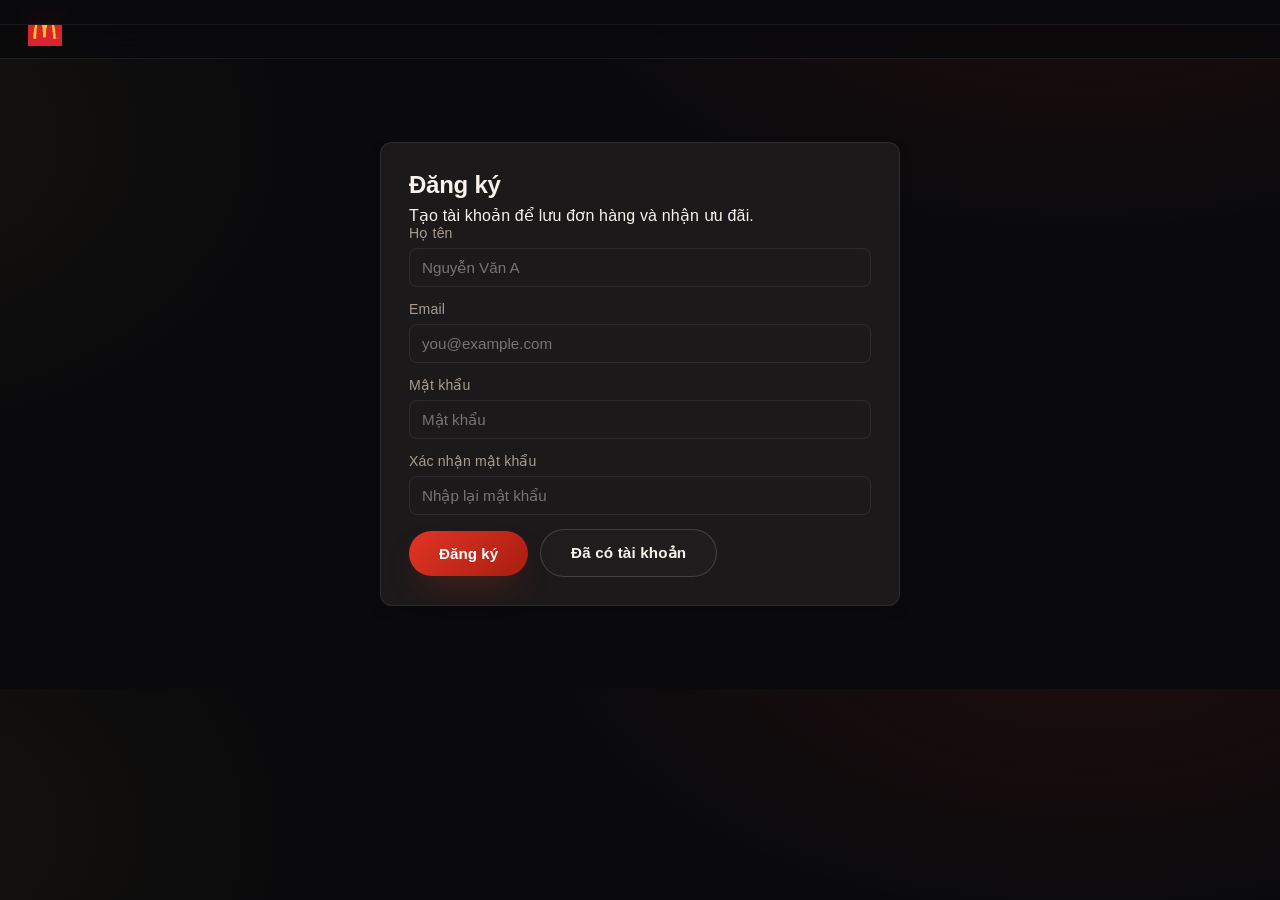
<file: register.html>
<!doctype html>
<html lang="vi">
<head>
<meta name="viewport" content="width=device-width, initial-scale=1.0">
  <meta charset="utf-8">
  <meta name="viewport" content="width=device-width,initial-scale=1">
  <title>Đăng ký - McDonald's</title>
  <link rel="stylesheet" href="css/style.css">
  <style>
    .auth-page{min-height:70vh;display:flex;align-items:center;justify-content:center;padding:40px 16px}
    .auth-card{width:100%;max-width:520px;background:var(--card);border:1px solid var(--border);border-radius:12px;padding:28px}
    .auth-card h2{margin:0 0 8px}
    .form-row{margin-bottom:14px}
    .form-row input{width:100%;padding:10px 12px;border:1px solid var(--border);background:transparent;color:var(--text);border-radius:8px}
    .btn-row{display:flex;gap:12px;align-items:center}
    .toast{position:fixed;right:20px;top:20px;background:#3CC468;color:#06210a;padding:10px 14px;border-radius:8px;box-shadow:0 6px 20px rgba(0,0,0,0.25);display:none}
  </style>
</head>
<body>
  <header>
    <div class="navbar">
      <a href="index.html" class="logo"><img src="images/logo/logo.png" alt="McDonald's" onerror="this.style.display='none'"></a>
      <nav class="nav-links" id="navLinks">
        <a href="index.html">Trang chủ</a>
        <a href="menu.html">Thực đơn</a>
      </nav>
    </div>
  </header>

  <main class="auth-page">
    <div class="auth-card">
      <h2>Đăng ký</h2>
      <p>Tạo tài khoản để lưu đơn hàng và nhận ưu đãi.</p>
      <form id="registerForm">
        <div class="form-row">
          <label for="name">Họ tên</label>
          <input id="name" type="text" placeholder="Nguyễn Văn A" required>
        </div>
        <div class="form-row">
          <label for="email">Email</label>
          <input id="email" type="email" placeholder="you@example.com" required>
        </div>
        <div class="form-row">
          <label for="password">Mật khẩu</label>
          <input id="password" type="password" placeholder="Mật khẩu" required>
        </div>
        <div class="form-row">
          <label for="confirm">Xác nhận mật khẩu</label>
          <input id="confirm" type="password" placeholder="Nhập lại mật khẩu" required>
        </div>
        <div class="btn-row">
          <button class="btn btn-primary" type="submit">Đăng ký</button>
          <a href="login.html" class="btn btn-secondary">Đã có tài khoản</a>
        </div>
      </form>
    </div>
  </main>

  <div id="toast" class="toast" role="status" aria-live="polite"></div>

<script>
  function showToast(msg){
    const t = document.getElementById('toast');
    t.textContent = msg; t.style.display = 'block';
    setTimeout(()=> t.style.display='none',1600);
  }

  document.getElementById('registerForm').addEventListener('submit', function(e){
    e.preventDefault();
    const name = document.getElementById('name').value.trim();
    const email = document.getElementById('email').value.trim();
    const password = document.getElementById('password').value;
    const confirm = document.getElementById('confirm').value;

    if(!name || !email || !password){ showToast('Vui lòng điền đủ thông tin'); return; }
    if(password !== confirm){ showToast('Mật khẩu không khớp'); return; }
    if(password.length < 6){ showToast('Mật khẩu ít nhất 6 ký tự'); return; }

    try{
      const users = JSON.parse(localStorage.getItem('mcdUsers')||'[]');
      if(users.find(u=>u.email===email)){
        showToast('Email đã được sử dụng');
        return;
      }
      users.push({name, email, password});
      localStorage.setItem('mcdUsers', JSON.stringify(users));
      showToast('Đăng ký thành công');
      setTimeout(()=> window.location.href='login.html',900);
    }catch(err){ showToast('Lỗi lưu trữ'); }
  });
</script>
</body>
</html>
</file>
<file: css/style.css>
:root {
  /* --- Core palette: deep charcoal base, appetite-red, warm gold --- */
  --bg: #0A0A0C;
  --bg-alt: #131113;
  --card: #1C191A;
  --card-2: #221E1F;
  --red: #E23425;
  --red-dark: #A81E10;
  --red-glow: rgba(226, 52, 37, .35);
  --yellow: #FFC53D;
  --yellow-soft: #FFDE8A;
  --text: #F7F3EC;
  --text-soft: #A69C92;
  --text-faint: #6E6660;
  --border: rgba(255, 255, 255, .08);
  --border-strong: rgba(255, 255, 255, .16);
  --success: #3CC468;

  /* --- Radius scale --- */
  --radius-xl: 28px;
  --radius-lg: 22px;
  --radius-md: 16px;
  --radius-sm: 10px;

  /* --- Elevation --- */
  --shadow-sm: 0 6px 16px -8px rgba(0, 0, 0, .5);
  --shadow: 0 18px 40px -16px rgba(0, 0, 0, .65);
  --shadow-lg: 0 30px 70px -24px rgba(0, 0, 0, .75);
  --shadow-red: 0 16px 34px -12px var(--red-glow);

  /* --- Motion --- */
  --ease: cubic-bezier(.22, 1, .36, 1);
  --ease-snap: cubic-bezier(.4, 0, .2, 1);

  --container: 1180px;
}

* {
  box-sizing: border-box;
  margin: 0;
  padding: 0;
}

html {
  scroll-behavior: smooth;
}

body {
  font-family: 'Be Vietnam Pro', sans-serif;
  color: var(--text);
  background:
    radial-gradient(ellipse 900px 500px at 85% -10%, rgba(226, 52, 37, .10), transparent 60%),
    radial-gradient(ellipse 700px 500px at -10% 20%, rgba(255, 197, 61, .05), transparent 60%),
    var(--bg);
  -webkit-font-smoothing: antialiased;
  overflow-x: hidden;
  letter-spacing: .01em;
}

img {
  max-width: 100%;
  display: block;
}

a {
  text-decoration: none;
  color: inherit;
}

ul {
  list-style: none;
}

h1, h2, h3, h4 {
  font-family: 'Poppins', sans-serif;
  line-height: 1.14;
  font-weight: 700;
  letter-spacing: -.01em;
}

::selection {
  background: var(--red);
  color: #fff;
}

:focus-visible {
  outline: 2px solid var(--yellow);
  outline-offset: 3px;
  border-radius: 4px;
}

.container {
  max-width: var(--container);
  margin: 0 auto;
  padding: 0 24px;
}

.eyebrow {
  display: inline-flex;
  align-items: center;
  gap: 9px;
  font-weight: 700;
  font-size: .74rem;
  letter-spacing: .14em;
  text-transform: uppercase;
  color: var(--yellow);
  margin-bottom: 14px;
}

.eyebrow::before {
  content: '';
  width: 20px;
  height: 2px;
  background: linear-gradient(90deg, var(--red), var(--yellow));
  display: inline-block;
  border-radius: 2px;
}

.section-head {
  max-width: 620px;
  margin-bottom: 44px;
}

.section-head h2 {
  font-size: clamp(1.85rem, 3.4vw, 2.7rem);
  color: var(--text);
}

.section-head p {
  color: var(--text-soft);
  margin-top: 12px;
  font-size: 1.02rem;
  line-height: 1.6;
}

/* --- Buttons --- */
.btn {
  position: relative;
  display: inline-flex;
  align-items: center;
  justify-content: center;
  gap: 8px;
  font-family: 'Poppins', sans-serif;
  font-weight: 700;
  font-size: .95rem;
  padding: 14px 30px;
  border-radius: 99px;
  border: none;
  cursor: pointer;
  overflow: hidden;
  isolation: isolate;
  transition: transform .25s var(--ease), box-shadow .25s var(--ease), background .25s var(--ease), border-color .25s var(--ease);
}

.btn:hover {
  transform: translateY(-2px);
}

.btn:active {
  transform: translateY(0);
}

.btn-primary {
  background: linear-gradient(135deg, var(--red) 0%, var(--red-dark) 100%);
  color: #fff;
  box-shadow: var(--shadow-red);
}

.btn-primary::before {
  content: '';
  position: absolute;
  inset: 0;
  z-index: -1;
  background: linear-gradient(115deg, transparent 30%, rgba(255, 255, 255, .28) 48%, transparent 66%);
  transform: translateX(-120%);
  transition: transform .6s var(--ease);
}

.btn-primary:hover::before {
  transform: translateX(120%);
}

.btn-primary:hover {
  box-shadow: 0 20px 44px -12px var(--red-glow);
}

.btn-secondary {
  background: rgba(255, 255, 255, .02);
  color: var(--text);
  border: 1.5px solid var(--border-strong);
  backdrop-filter: blur(6px);
}

.btn-secondary:hover {
  border-color: var(--yellow);
  color: var(--yellow);
  background: rgba(255, 197, 61, .06);
}

.btn-small {
  padding: 9px 18px;
  font-size: .8rem;
}

/* --- Forms & auth UI --- */
.auth-card {
  background: linear-gradient(180deg, rgba(255, 255, 255, .03), rgba(255, 255, 255, .01));
  border-radius: var(--radius-md);
  padding: 24px;
  border: 1px solid var(--border);
  box-shadow: var(--shadow-sm);
}

.form-row label {
  display: block;
  margin-bottom: 7px;
  color: var(--text-soft);
  font-size: .88rem;
  font-weight: 500;
}

.form-row input, .form-row select, .form-row textarea {
  background: rgba(255, 255, 255, .015);
  border: 1px solid var(--border);
  padding: 12px 15px;
  border-radius: var(--radius-sm);
  color: var(--text);
  width: 100%;
  font-family: inherit;
  font-size: .95rem;
  transition: border-color .2s var(--ease-snap), box-shadow .2s var(--ease-snap), background .2s var(--ease-snap);
}

.form-row input:focus, .form-row select:focus, .form-row textarea:focus {
  outline: none;
  box-shadow: 0 0 0 4px rgba(255, 197, 61, .12);
  border-color: var(--yellow);
  background: rgba(255, 255, 255, .03);
}

.toast {
  position: fixed;
  right: 20px;
  top: 20px;
  background: linear-gradient(120deg, #3CC468, #29A854);
  color: #06210a;
  font-weight: 600;
  padding: 12px 18px;
  border-radius: var(--radius-sm);
  box-shadow: 0 16px 40px rgba(0, 0, 0, .4);
  display: none;
  z-index: 200;
}

.stripes {
  background-image: repeating-linear-gradient(-45deg, var(--red) 0 18px, var(--yellow) 18px 36px);
}

.stripe-divider {
  height: 4px;
  width: 100%;
  background: linear-gradient(90deg, var(--red), var(--yellow), var(--red));
  opacity: .85;
}

.item-img {
  position: relative;
  aspect-ratio: 4/3;
  border-radius: var(--radius-md);
  overflow: hidden;
  background: linear-gradient(160deg, var(--card) 0%, var(--card-2) 100%);
  border: 1px solid var(--border);
}

.item-img img {
  width: 100%;
  height: 100%;
  object-fit: cover;
  transition: transform .5s var(--ease);
}

.item-card:hover .item-img img,
.combo-card:hover .item-img img,
.deal-card:hover .item-img img {
  transform: scale(1.06);
}

.item-img .tag {
  position: absolute;
  top: 10px;
  left: 10px;
  background: linear-gradient(135deg, var(--red), var(--red-dark));
  color: #fff;
  font-size: .66rem;
  font-weight: 700;
  padding: 5px 12px;
  border-radius: 99px;
  z-index: 2;
  letter-spacing: .04em;
  box-shadow: 0 6px 16px -4px var(--red-glow);
}

.icon-img {
  width: 22px;
  height: 22px;
  object-fit: contain;
}

/* --- HEADER --- */
header {
  position: sticky;
  top: 0;
  z-index: 100;
  background: rgba(10, 10, 12, .78);
  backdrop-filter: blur(16px) saturate(140%);
  border-bottom: 1px solid var(--border);
}

.navbar {
  display: flex;
  align-items: center;
  justify-content: space-between;
  flex-wrap: nowrap;
  gap: 20px;
  padding: 12px 28px;
  max-width: 1400px;
  margin: 0 auto;
}

.logo {
  display: flex;
  align-items: center;
  height: 34px;
  flex-shrink: 0;
}

.logo img {
  height: 34px;
  width: auto;
}

.logo-fallback {
  display: none;
  font-family: 'Poppins', sans-serif;
  font-weight: 800;
  font-size: 1.2rem;
  color: var(--yellow);
  letter-spacing: -.02em;
}

.nav-links {
  display: flex;
  align-items: center;
  gap: 4px;
  font-weight: 600;
  font-size: .865rem;
  flex-wrap: nowrap;
  white-space: nowrap;
}

.nav-links a {
  position: relative;
  padding: 8px 13px;
  border-radius: 99px;
  color: var(--text-soft);
  transition: color .2s var(--ease-snap), background .2s var(--ease-snap);
}

.nav-links a:hover {
  color: var(--text);
  background: rgba(255, 255, 255, .045);
}

.nav-links a.active {
  color: #1a1408;
  background: linear-gradient(120deg, var(--yellow), var(--yellow-soft));
  font-weight: 700;
}

.nav-links a::after {
  display: none;
}

.nav-right {
  display: flex;
  align-items: center;
  gap: 12px;
  flex-shrink: 0;
}

.navbar .btn-primary {
  padding: 10px 22px;
  font-size: .85rem;
  white-space: nowrap;
}

.auth-btn {
  padding: 9px 16px;
  min-width: auto;
  white-space: nowrap;
  border-radius: 999px;
  background: rgba(255, 255, 255, .02);
  border: 1px solid var(--border-strong);
  color: var(--text);
  font-weight: 700;
  font-size: .84rem;
  display: inline-flex;
  align-items: center;
  justify-content: center;
  gap: 8px;
  transition: all .25s var(--ease);
  box-shadow: var(--shadow-sm);
}

.auth-btn:hover {
  background: linear-gradient(120deg, var(--red), #ff5a3d);
  border-color: transparent;
  color: #fff;
  transform: translateY(-2px);
  box-shadow: var(--shadow-red);
}

.auth-btn .icon {
  opacity: .9;
}

.user-badge {
  display: inline-flex;
  align-items: center;
  gap: 10px;
  padding: 8px 14px;
  border-radius: 999px;
  background: rgba(255, 255, 255, .025);
  border: 1px solid var(--border);
}

.cart-btn {
  position: relative;
  width: 40px;
  height: 40px;
  border-radius: 50%;
  background: var(--card);
  border: 1px solid var(--border);
  color: var(--text);
  display: flex;
  align-items: center;
  justify-content: center;
  cursor: pointer;
  flex-shrink: 0;
  transition: border-color .2s var(--ease-snap), color .2s var(--ease-snap), transform .2s var(--ease-snap);
}

.cart-btn:hover {
  border-color: var(--yellow);
  color: var(--yellow);
  transform: translateY(-2px);
}

.cart-btn .cart-icon {
  width: 20px;
  height: 20px;
  stroke: currentColor;
}

.cart-badge {
  position: absolute;
  top: -4px;
  right: -4px;
  background: var(--red);
  color: #fff;
  font-size: .62rem;
  font-weight: 700;
  min-width: 17px;
  height: 17px;
  border-radius: 99px;
  display: flex;
  align-items: center;
  justify-content: center;
  padding: 0 3px;
  box-shadow: 0 0 0 2px var(--bg);
}

.burger {
  display: none;
  flex-direction: column;
  gap: 5px;
  cursor: pointer;
  background: none;
  border: none;
}

.burger span {
  width: 24px;
  height: 2px;
  background: var(--text);
  border-radius: 3px;
  transition: transform .2s var(--ease-snap), opacity .2s var(--ease-snap);
}

/* --- HERO --- */
.hero {
  position: relative;
  background: var(--bg);
  overflow: hidden;
}

.hero::before {
  content: '';
  position: absolute;
  right: -12%;
  top: -35%;
  width: 62%;
  height: 150%;
  background: radial-gradient(circle, rgba(226, 52, 37, .22) 0%, transparent 65%);
  z-index: 0;
}

.hero::after {
  content: '';
  position: absolute;
  left: -10%;
  bottom: -30%;
  width: 45%;
  height: 100%;
  background: radial-gradient(circle, rgba(255, 197, 61, .10) 0%, transparent 70%);
  z-index: 0;
}

.hero-inner {
  position: relative;
  z-index: 1;
  display: grid;
  grid-template-columns: 1.05fr .95fr;
  gap: 50px;
  align-items: center;
  padding: 76px 24px 64px;
  max-width: var(--container);
  margin: 0 auto;
}

.hero h1 {
  font-size: clamp(2.4rem, 4.8vw, 3.6rem);
  color: var(--text);
}

.hero h1 span {
  color: var(--yellow);
  background: linear-gradient(120deg, var(--yellow), var(--yellow-soft));
  -webkit-background-clip: text;
  background-clip: text;
  -webkit-text-fill-color: transparent;
}

.hero p {
  margin-top: 18px;
  font-size: 1.06rem;
  color: var(--text-soft);
  max-width: 480px;
  line-height: 1.65;
}

.hero-cta {
  display: flex;
  gap: 16px;
  margin-top: 32px;
  flex-wrap: wrap;
}

.hero-stats {
  display: flex;
  gap: 36px;
  margin-top: 46px;
}

.hero-stats div b {
  display: block;
  font-family: 'Poppins', sans-serif;
  font-size: 1.55rem;
  color: var(--yellow);
  letter-spacing: -.02em;
}

.hero-stats div span {
  font-size: .8rem;
  color: var(--text-soft);
}

.hero-img-wrap {
  position: relative;
}

.hero-img-wrap .item-img {
  aspect-ratio: 1/1;
  border-radius: var(--radius-xl);
  box-shadow: var(--shadow-lg);
}

.hero-badge {
  position: absolute;
  bottom: -18px;
  left: -18px;
  background: var(--card);
  border: 1px solid var(--border-strong);
  border-radius: var(--radius-md);
  padding: 14px 20px;
  box-shadow: var(--shadow-lg);
  display: flex;
  align-items: center;
  gap: 10px;
  font-weight: 600;
  font-size: .86rem;
  backdrop-filter: blur(10px);
}

.hero-badge .dot {
  width: 9px;
  height: 9px;
  background: var(--success);
  border-radius: 50%;
  box-shadow: 0 0 0 4px rgba(60, 196, 104, .18);
}

/* --- TICKER --- */
.ticker {
  color: #fff;
  overflow: hidden;
  white-space: nowrap;
  padding: 12px 0;
  background: linear-gradient(90deg, var(--red-dark), var(--red));
}

.ticker-track {
  display: inline-block;
  padding-left: 100%;
  animation: scrollTicker 28s linear infinite;
  font-weight: 700;
  font-size: .86rem;
  letter-spacing: .04em;
  text-transform: uppercase;
}

.ticker-track span {
  margin: 0 30px;
  opacity: .95;
}

@keyframes scrollTicker {
  0% { transform: translateX(0); }
  100% { transform: translateX(-100%); }
}

/* --- CHIPS --- */
.chips-bar {
  position: sticky;
  top: 59px;
  z-index: 90;
  background: rgba(10, 10, 12, .92);
  backdrop-filter: blur(12px);
  padding: 18px 0;
  border-bottom: 1px solid var(--border);
}

.chips {
  display: flex;
  gap: 10px;
  overflow-x: auto;
  padding: 0 24px;
  max-width: var(--container);
  margin: 0 auto;
  scrollbar-width: none;
}

.chips::-webkit-scrollbar {
  display: none;
}

.chip {
  flex-shrink: 0;
  padding: 10px 20px;
  border-radius: 99px;
  background: var(--card);
  border: 1px solid var(--border);
  font-weight: 600;
  font-size: .86rem;
  cursor: pointer;
  color: var(--text-soft);
  transition: all .22s var(--ease-snap);
}

.chip:hover {
  border-color: var(--yellow);
  color: var(--text);
}

.chip.active {
  background: linear-gradient(120deg, var(--red), var(--red-dark));
  border-color: transparent;
  color: #fff;
  box-shadow: 0 8px 20px -8px var(--red-glow);
}

/* --- Category sections --- */
.category-section {
  display: none;
  padding-top: 18px;
}

.category-section.active {
  display: block;
  animation: fadeUp .4s var(--ease);
}

@keyframes fadeUp {
  from { opacity: 0; transform: translateY(8px); }
  to { opacity: 1; transform: translateY(0); }
}

/* --- MENU GRID --- */
.menu-section {
  padding: 68px 0 20px;
  scroll-margin-top: 150px;
}

.menu-grid {
  display: grid;
  grid-template-columns: repeat(auto-fill, minmax(250px, 1fr));
  gap: 22px;
}

.item-card {
  background: linear-gradient(180deg, var(--card) 0%, var(--card-2) 100%);
  border: 1px solid var(--border);
  border-radius: var(--radius-lg);
  padding: 14px;
  display: flex;
  flex-direction: column;
  gap: 12px;
  cursor: pointer;
  transition: transform .3s var(--ease), border-color .3s var(--ease), box-shadow .3s var(--ease);
}

.item-card:hover {
  transform: translateY(-6px);
  border-color: rgba(255, 197, 61, .4);
  box-shadow: var(--shadow);
}

.item-info {
  display: flex;
  flex-direction: column;
  gap: 4px;
  flex: 1;
}

.item-info h4 {
  font-size: 1.02rem;
  font-weight: 600;
}

.item-info p {
  font-size: .83rem;
  color: var(--text-soft);
  line-height: 1.5;
}

.item-foot {
  display: flex;
  align-items: center;
  justify-content: space-between;
  margin-top: auto;
  padding-top: 6px;
}

.price {
  font-family: 'Poppins', sans-serif;
  font-weight: 700;
  color: var(--yellow);
  font-size: 1.04rem;
  letter-spacing: -.01em;
}

.add-btn {
  width: 36px;
  height: 36px;
  border-radius: 50%;
  background: transparent;
  border: 1.5px solid var(--border-strong);
  cursor: pointer;
  font-size: 1.1rem;
  font-weight: 700;
  color: var(--text);
  transition: all .25s var(--ease-snap);
}

.add-btn:hover {
  background: linear-gradient(135deg, var(--red), var(--red-dark));
  border-color: transparent;
  color: #fff;
  transform: rotate(90deg);
  box-shadow: 0 8px 18px -6px var(--red-glow);
}

/* --- COMBO --- */
.combo-section {
  background: var(--bg-alt);
  padding: 76px 0;
  margin-top: 56px;
  border-top: 1px solid var(--border);
  border-bottom: 1px solid var(--border);
}

.combo-grid {
  display: grid;
  grid-template-columns: repeat(auto-fill, minmax(260px, 1fr));
  gap: 26px;
}

.combo-card {
  background: var(--card);
  border: 1px solid var(--border);
  border-radius: var(--radius-lg);
  overflow: hidden;
  transition: transform .3s var(--ease), box-shadow .3s var(--ease), border-color .3s var(--ease);
}

.combo-card:hover {
  transform: translateY(-6px);
  box-shadow: var(--shadow);
  border-color: var(--border-strong);
}

.combo-card .item-img {
  aspect-ratio: 16/10;
  border-radius: 0;
  border: none;
  border-bottom: 1px solid var(--border);
}

.combo-body {
  padding: 20px;
}

.combo-body h4 {
  font-size: 1.1rem;
  margin-bottom: 6px;
  font-weight: 600;
}

.combo-body p {
  font-size: .84rem;
  color: var(--text-soft);
  margin-bottom: 14px;
  line-height: 1.5;
}

.combo-foot {
  display: flex;
  align-items: center;
  justify-content: space-between;
}

.old-price {
  font-size: .8rem;
  color: var(--text-faint);
  text-decoration: line-through;
  margin-right: 6px;
}

/* --- PROMO --- */
.promo-section {
  padding: 84px 0;
}

.promo-grid {
  display: grid;
  grid-template-columns: repeat(3, 1fr);
  gap: 24px;
}

.promo-card {
  position: relative;
  border-radius: var(--radius-lg);
  overflow: hidden;
  aspect-ratio: 3/4;
  border: 1px solid var(--border);
  transition: transform .3s var(--ease), box-shadow .3s var(--ease);
}

.promo-card:hover {
  transform: translateY(-6px);
  box-shadow: var(--shadow);
}

.promo-card .item-img {
  position: absolute;
  inset: 0;
  border-radius: 0;
  border: none;
}

.promo-overlay {
  position: absolute;
  inset: 0;
  z-index: 2;
  background: linear-gradient(0deg, rgba(0, 0, 0, .9) 0%, rgba(0, 0, 0, .15) 58%);
  display: flex;
  flex-direction: column;
  justify-content: flex-end;
  padding: 26px;
  color: #fff;
}

.promo-overlay span {
  font-size: .72rem;
  font-weight: 700;
  text-transform: uppercase;
  letter-spacing: .1em;
  color: var(--yellow);
}

.promo-overlay h4 {
  font-size: 1.28rem;
  margin: 7px 0 4px;
  font-weight: 700;
}

.promo-overlay p {
  font-size: .84rem;
  opacity: .78;
}

/* --- ABOUT --- */
.about-section {
  padding: 84px 0;
}

.about-inner {
  display: grid;
  grid-template-columns: .9fr 1.1fr;
  gap: 56px;
  align-items: center;
}

.about-inner .item-img {
  aspect-ratio: 4/3;
  border-radius: var(--radius-xl);
  box-shadow: var(--shadow);
}

.values {
  display: grid;
  grid-template-columns: repeat(3, 1fr);
  gap: 18px;
  margin-top: 32px;
}

.value-card {
  background: linear-gradient(180deg, var(--card), var(--card-2));
  border: 1px solid var(--border);
  padding: 22px;
  border-radius: var(--radius-md);
  transition: border-color .25s var(--ease-snap), transform .25s var(--ease-snap);
}

.value-card:hover {
  border-color: rgba(255, 197, 61, .35);
  transform: translateY(-3px);
}

.value-card .num {
  font-family: 'Poppins', sans-serif;
  font-weight: 700;
  color: var(--red);
  font-size: .8rem;
  display: block;
  margin-bottom: 9px;
}

.value-card h5 {
  font-size: .94rem;
  font-family: 'Poppins', sans-serif;
  margin-bottom: 5px;
  font-weight: 600;
}

.value-card p {
  font-size: .8rem;
  color: var(--text-soft);
  line-height: 1.5;
}

/* --- STORES --- */
.store-section {
  background: var(--bg-alt);
  padding: 84px 0;
  border-top: 1px solid var(--border);
}

.store-grid {
  display: grid;
  grid-template-columns: repeat(3, 1fr);
  gap: 24px;
}

.store-card {
  background: var(--card);
  border-radius: var(--radius-lg);
  overflow: hidden;
  border: 1px solid var(--border);
  transition: transform .3s var(--ease), box-shadow .3s var(--ease);
}

.store-card:hover {
  transform: translateY(-5px);
  box-shadow: var(--shadow);
}

.store-card .item-img {
  border-radius: 0;
  border: none;
  aspect-ratio: 16/9;
}

.store-body {
  padding: 20px;
}

.store-body h4 {
  font-size: 1.02rem;
  margin-bottom: 12px;
  font-weight: 600;
}

.store-row {
  font-size: .83rem;
  color: var(--text-soft);
  margin-bottom: 7px;
  display: flex;
  gap: 8px;
}

.store-row b {
  color: var(--text);
  font-weight: 600;
  min-width: 78px;
}

/* --- APP CTA --- */
.app-inner {
  background: linear-gradient(135deg, var(--red) 0%, var(--red-dark) 100%);
  border-radius: var(--radius-xl);
  margin: 0 24px;
  max-width: calc(var(--container) - 48px);
  margin-left: auto;
  margin-right: auto;
  padding: 58px;
  display: grid;
  grid-template-columns: 1.2fr .8fr;
  gap: 30px;
  align-items: center;
  position: relative;
  overflow: hidden;
  color: #fff;
  box-shadow: var(--shadow-lg);
}

.app-inner::after {
  content: '';
  position: absolute;
  right: -70px;
  bottom: -70px;
  width: 240px;
  height: 240px;
  background: var(--yellow);
  border-radius: 50%;
  opacity: .16;
  filter: blur(2px);
}

.app-inner::before {
  content: '';
  position: absolute;
  left: -40px;
  top: -60px;
  width: 160px;
  height: 160px;
  background: #fff;
  border-radius: 50%;
  opacity: .06;
}

.app-inner h2 {
  font-size: clamp(1.55rem, 3vw, 2.15rem);
  position: relative;
  z-index: 1;
}

.app-inner p {
  margin-top: 12px;
  opacity: .88;
  max-width: 420px;
  position: relative;
  z-index: 1;
  line-height: 1.6;
}

.app-badges {
  display: flex;
  gap: 14px;
  margin-top: 26px;
  position: relative;
  z-index: 1;
  flex-wrap: wrap;
  align-items: center;
}

.app-badges img {
  display: block;
  height: 48px;
  width: auto;
  max-width: 150px;
  border-radius: 12px;
  object-fit: contain;
  background: rgba(255, 255, 255, .97);
  padding: 8px 12px;
  box-shadow: 0 12px 26px rgba(0, 0, 0, .22);
  transition: transform .25s var(--ease), box-shadow .25s var(--ease);
}

.app-badges img:hover {
  transform: translateY(-3px);
  box-shadow: 0 16px 30px rgba(0, 0, 0, .28);
}

.app-img {
  position: relative;
  z-index: 1;
}

.app-img .item-img {
  aspect-ratio: 3/4;
  border-radius: var(--radius-lg);
  border-color: rgba(255, 255, 255, .22);
}

/* --- NEWSLETTER --- */
.news-section {
  padding: 84px 0;
  text-align: center;
}

.news-form {
  display: flex;
  justify-content: center;
  gap: 12px;
  margin-top: 26px;
  flex-wrap: wrap;
}

.news-form input {
  padding: 14px 22px;
  border-radius: 99px;
  border: 1px solid var(--border);
  background: var(--card);
  color: var(--text);
  min-width: 290px;
  font-size: .92rem;
  font-family: inherit;
  transition: border-color .2s var(--ease-snap), box-shadow .2s var(--ease-snap);
}

.news-form input::placeholder {
  color: var(--text-faint);
}

.news-form input:focus {
  outline: none;
  border-color: var(--yellow);
  box-shadow: 0 0 0 4px rgba(255, 197, 61, .12);
}

/* --- FOOTER --- */
footer {
  background: var(--bg);
  color: var(--text-soft);
  padding: 64px 0 0;
  border-top: 1px solid var(--border);
}

.footer-grid {
  display: grid;
  grid-template-columns: 1.4fr 1fr 1fr 1fr;
  gap: 40px;
  padding-bottom: 44px;
  border-bottom: 1px solid var(--border);
}

.footer-grid h5 {
  color: var(--text);
  font-family: 'Poppins', sans-serif;
  font-size: .95rem;
  margin-bottom: 18px;
  font-weight: 600;
  letter-spacing: -.01em;
}

.footer-grid ul li {
  margin-bottom: 11px;
  font-size: .86rem;
}

.footer-grid ul li a {
  transition: color .2s var(--ease-snap);
}

.footer-grid ul li a:hover {
  color: var(--yellow);
}

.footer-logo {
  height: 34px;
  margin-bottom: 16px;
}

.footer-logo img {
  height: 34px;
  width: auto;
}

.footer-p {
  font-size: .84rem;
  max-width: 260px;
  line-height: 1.6;
}

.social-row {
  display: flex;
  gap: 10px;
  margin-top: 18px;
}

.social-row a {
  width: 36px;
  height: 36px;
  border-radius: 50%;
  background: var(--card);
  border: 1px solid var(--border);
  display: flex;
  align-items: center;
  justify-content: center;
  transition: border-color .2s var(--ease-snap), transform .2s var(--ease-snap);
}

.social-row a img {
  width: 17px;
  height: 17px;
  object-fit: contain;
}

.social-row a:hover {
  border-color: var(--yellow);
  transform: translateY(-2px);
}

.footer-bottom {
  display: flex;
  justify-content: space-between;
  padding: 24px 0;
  font-size: .78rem;
  flex-wrap: wrap;
  gap: 10px;
}

.float-cart {
  position: fixed;
  bottom: 20px;
  right: 20px;
  z-index: 120;
  background: linear-gradient(135deg, var(--red), var(--red-dark));
  width: 56px;
  height: 56px;
  border-radius: 50%;
  display: none;
  align-items: center;
  justify-content: center;
  box-shadow: var(--shadow-red);
  transition: transform .2s var(--ease-snap);
}

.float-cart:hover {
  transform: scale(1.06);
}

.float-cart img {
  width: 24px;
  height: 24px;
  filter: brightness(0) invert(1);
}

/* --- PRODUCT DETAIL --- */
.product-detail {
  display: grid;
  grid-template-columns: 1fr 1fr;
  gap: 52px;
  padding: 44px 0;
}

.product-images {
  background: var(--card);
  border-radius: var(--radius-lg);
  overflow: hidden;
  border: 1px solid var(--border);
  box-shadow: var(--shadow-sm);
}

.product-images img {
  width: 100%;
  height: auto;
}

.product-info h2 {
  font-size: 2.25rem;
  margin-bottom: 10px;
}

.product-info .price {
  font-size: 1.85rem;
  display: block;
  margin-bottom: 18px;
}

.product-info .desc {
  color: var(--text-soft);
  margin-bottom: 22px;
  line-height: 1.65;
}

.product-options {
  display: flex;
  gap: 20px;
  align-items: center;
  flex-wrap: wrap;
  margin-bottom: 22px;
}

.product-options label {
  display: flex;
  align-items: center;
  gap: 8px;
  font-weight: 600;
}

.product-options input[type="number"] {
  width: 64px;
  padding: 9px;
  border-radius: var(--radius-sm);
  border: 1px solid var(--border);
  background: var(--card);
  color: var(--text);
  font-size: 1rem;
}

.nutrition {
  background: var(--card);
  border: 1px solid var(--border);
  padding: 22px;
  border-radius: var(--radius-md);
  margin-top: 18px;
}

.nutrition h4 {
  margin-bottom: 12px;
}

.nutrition ul li {
  display: flex;
  justify-content: space-between;
  padding: 7px 0;
  border-bottom: 1px solid var(--border);
  font-size: .9rem;
}

.related-products {
  margin-top: 54px;
}

.related-products .menu-grid {
  grid-template-columns: repeat(auto-fill, minmax(200px, 1fr));
}

/* --- CONTACT --- */
.contact-grid {
  display: grid;
  grid-template-columns: 1fr 1fr;
  gap: 52px;
  padding: 44px 0;
}

.contact-form input,
.contact-form textarea {
  width: 100%;
  padding: 14px 18px;
  border-radius: var(--radius-sm);
  border: 1px solid var(--border);
  background: var(--card);
  color: var(--text);
  font-size: 1rem;
  margin-bottom: 16px;
  font-family: inherit;
  transition: border-color .2s var(--ease-snap), box-shadow .2s var(--ease-snap);
}

.contact-form textarea {
  min-height: 150px;
  resize: vertical;
}

.contact-form input:focus,
.contact-form textarea:focus {
  outline: none;
  border-color: var(--yellow);
  box-shadow: 0 0 0 4px rgba(255, 197, 61, .12);
}

.contact-info-item {
  display: flex;
  gap: 15px;
  margin-bottom: 26px;
  align-items: flex-start;
}

.contact-info-item .icon {
  width: 42px;
  height: 42px;
  background: var(--card);
  border-radius: 50%;
  display: flex;
  align-items: center;
  justify-content: center;
  border: 1px solid var(--border);
  flex-shrink: 0;
}

.contact-info-item h4 {
  font-size: 1rem;
  margin-bottom: 4px;
}

.contact-info-item p {
  color: var(--text-soft);
  font-size: .92rem;
  line-height: 1.5;
}

/* --- DEALS --- */
.deals-grid {
  display: grid;
  grid-template-columns: repeat(auto-fill, minmax(300px, 1fr));
  gap: 30px;
  padding: 20px 0;
}

.deal-card {
  background: var(--card);
  border: 1px solid var(--border);
  border-radius: var(--radius-lg);
  overflow: hidden;
  transition: transform .3s var(--ease), box-shadow .3s var(--ease);
}

.deal-card:hover {
  transform: translateY(-6px);
  box-shadow: var(--shadow);
}

.deal-card .item-img {
  aspect-ratio: 16/9;
  border-radius: 0;
  border: none;
}

.deal-body {
  padding: 22px;
}

.deal-body .tag {
  display: inline-block;
  background: linear-gradient(120deg, var(--yellow), var(--yellow-soft));
  color: #1a1408;
  font-weight: 700;
  font-size: .7rem;
  padding: 3px 14px;
  border-radius: 99px;
  margin-bottom: 10px;
}

.deal-body h3 {
  font-size: 1.2rem;
  margin-bottom: 9px;
}

.deal-body p {
  color: var(--text-soft);
  font-size: .9rem;
  line-height: 1.55;
}

/* --- RESPONSIVE --- */
/* Collapse the full nav into a dropdown well before it would ever
   wrap onto a second line — keeps the header a single clean row. */
@media(max-width:1300px) {
  .nav-links {
    position: fixed;
    top: 59px;
    left: 0;
    right: 0;
    background: rgba(10, 10, 12, .97);
    backdrop-filter: blur(14px);
    flex-direction: column;
    align-items: stretch;
    padding: 14px;
    gap: 4px;
    border-bottom: 1px solid var(--border);
    transform: translateY(-130%);
    transition: transform .3s var(--ease);
    z-index: 99;
  }
  .nav-links.open {
    transform: translateY(0);
  }
  .nav-links a {
    padding: 12px 16px;
    border-radius: var(--radius-sm);
  }
  .burger {
    display: flex;
  }
  .navbar .btn-primary {
    padding: 10px 18px;
    font-size: .82rem;
  }
}

@media(max-width:980px) {
  .hero-inner {
    grid-template-columns: 1fr;
    padding-top: 40px;
  }
  .hero-stats {
    flex-wrap: wrap;
  }
  .about-inner {
    grid-template-columns: 1fr;
  }
  .promo-grid {
    grid-template-columns: 1fr 1fr;
  }
  .store-grid {
    grid-template-columns: 1fr 1fr;
  }
  .footer-grid {
    grid-template-columns: 1fr 1fr;
  }
  .app-inner {
    grid-template-columns: 1fr;
  }
  .app-img {
    display: none;
  }
  .product-detail {
    grid-template-columns: 1fr;
  }
  .contact-grid {
    grid-template-columns: 1fr;
  }
}

@media(max-width:720px) {
  .app-badges {
    flex-direction: column;
    align-items: flex-start;
  }
  .app-badges img {
    height: 44px;
    max-width: 140px;
  }
  .promo-grid {
    grid-template-columns: 1fr;
  }
  .store-grid {
    grid-template-columns: 1fr;
  }
  .footer-grid {
    grid-template-columns: 1fr 1fr;
  }
  .values {
    grid-template-columns: 1fr;
  }
  .float-cart {
    display: flex;
  }
  .chips-bar {
    top: 59px;
  }
}

@media(prefers-reduced-motion:reduce) {
  .ticker-track {
    animation: none;
  }
  html {
    scroll-behavior: auto;
  }
  .category-section.active {
    animation: none;
  }
}
/* Mobile responsive patch */
@media (max-width:768px){*{box-sizing:border-box}img{max-width:100%;height:auto}body{overflow-x:hidden}.container,.wrapper{width:100%!important;padding:0 16px!important}.row,[class*=row]{display:flex;flex-wrap:wrap}.col,[class*=col]{width:100%!important;flex:0 0 100%!important}.navbar,.nav,.header{flex-wrap:wrap!important}.menu,.nav-links,ul{flex-direction:column!important}.product-list,.products,.grid{display:grid!important;grid-template-columns:1fr!important;gap:16px}.card,.product{width:100%!important}.footer{display:flex;flex-direction:column!important;text-align:center}.btn,button{width:100%}}
</file>
